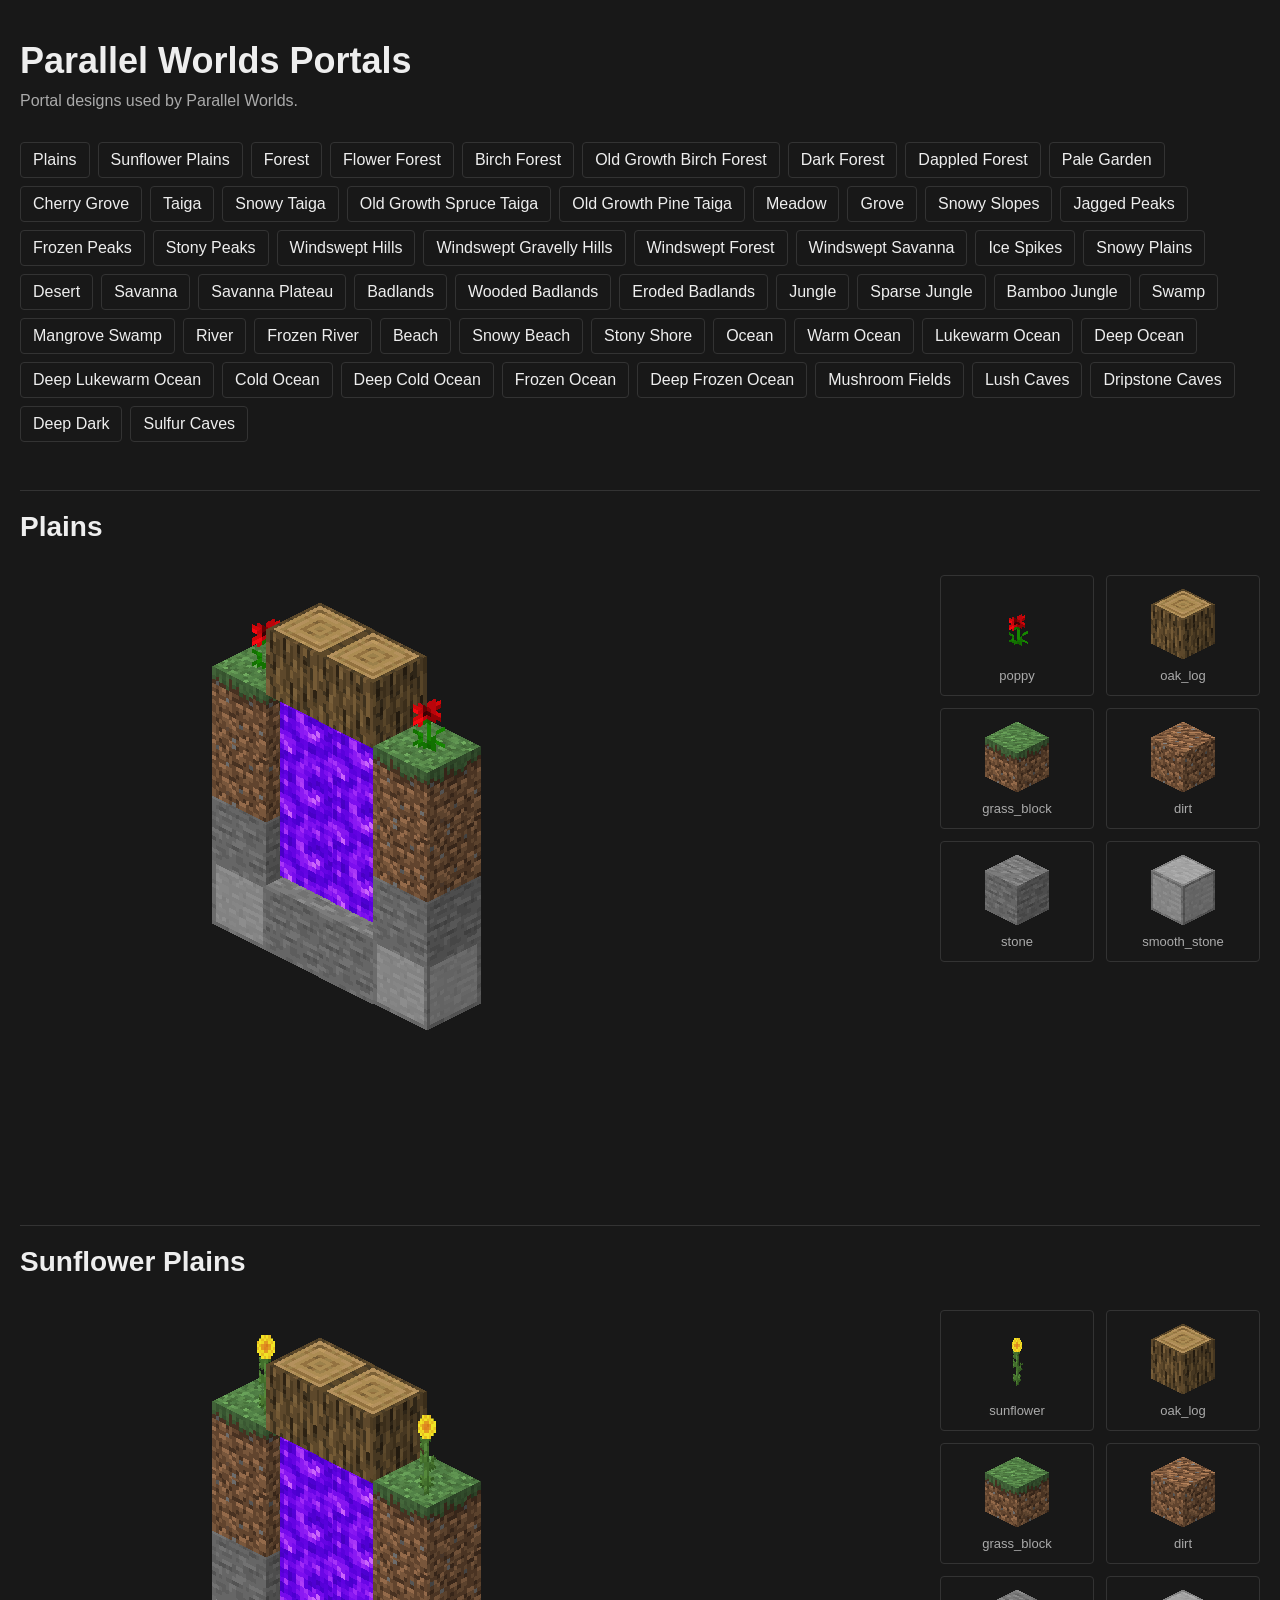
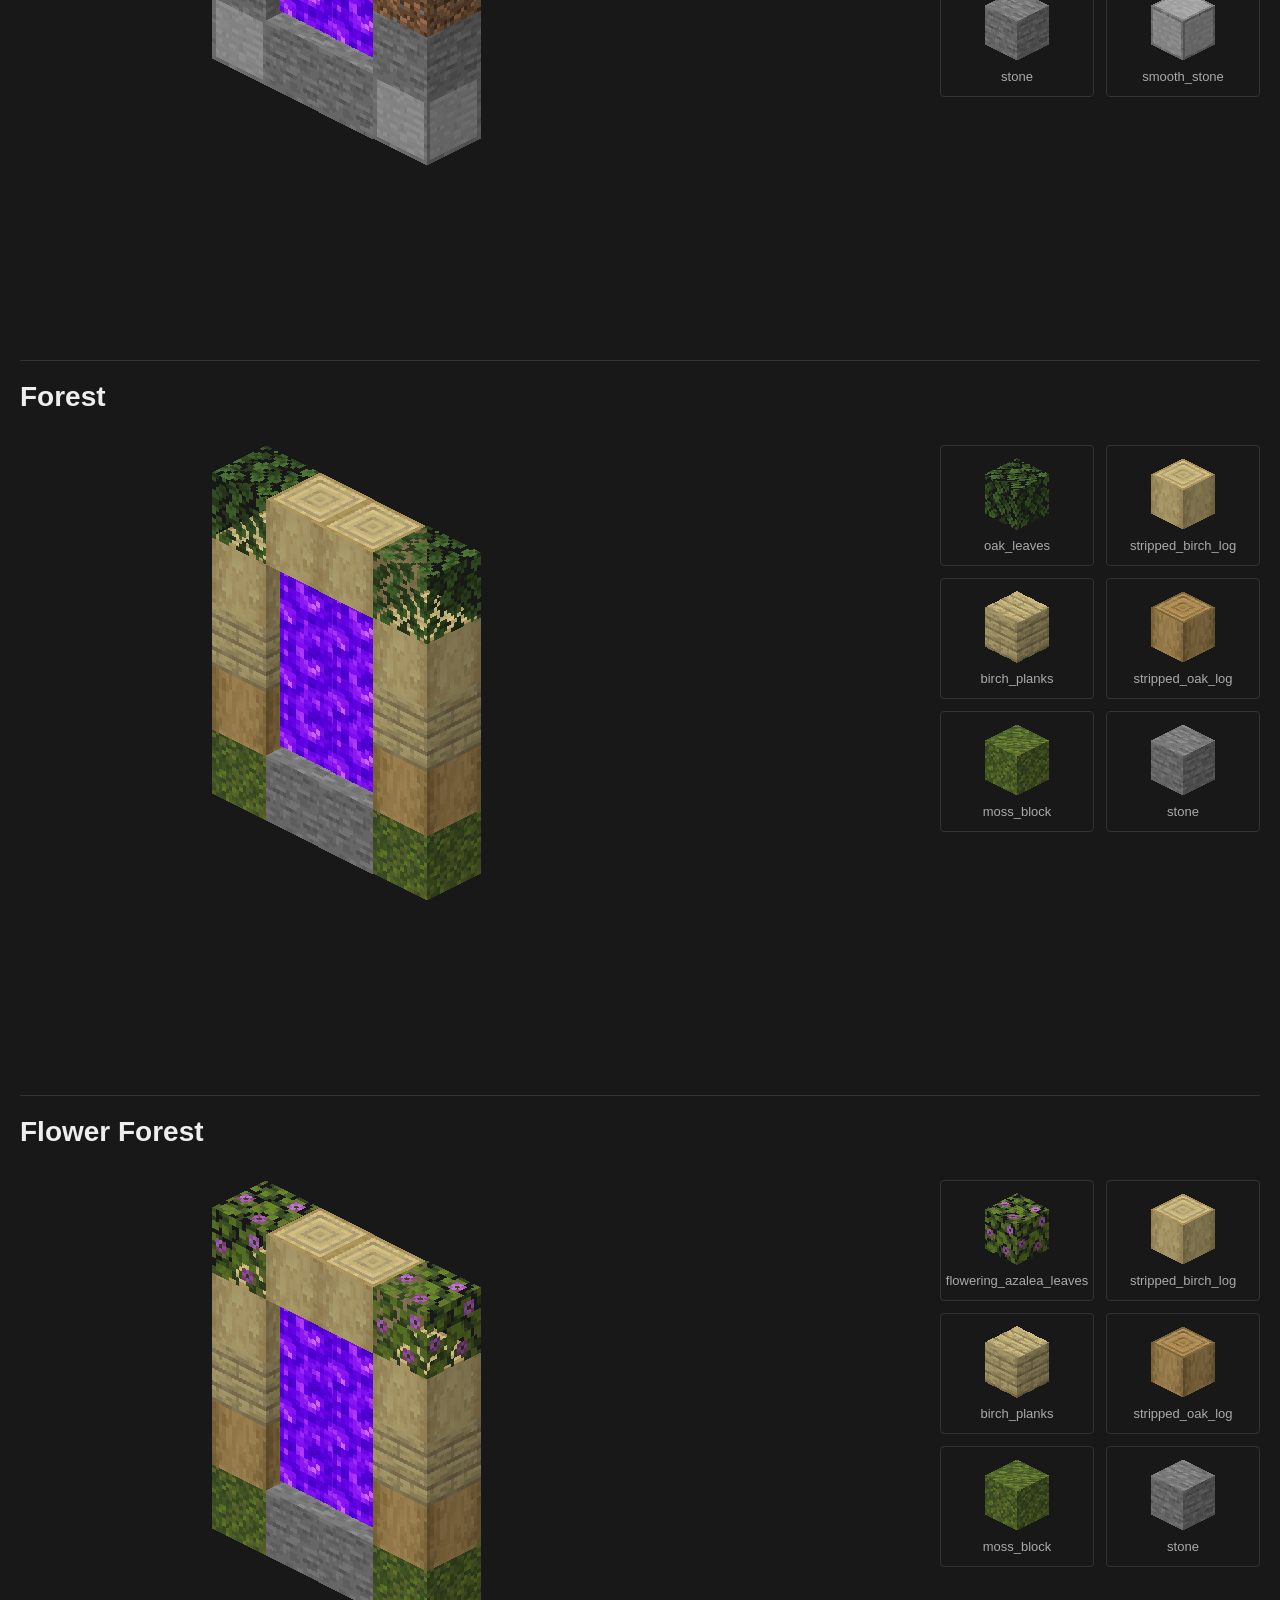
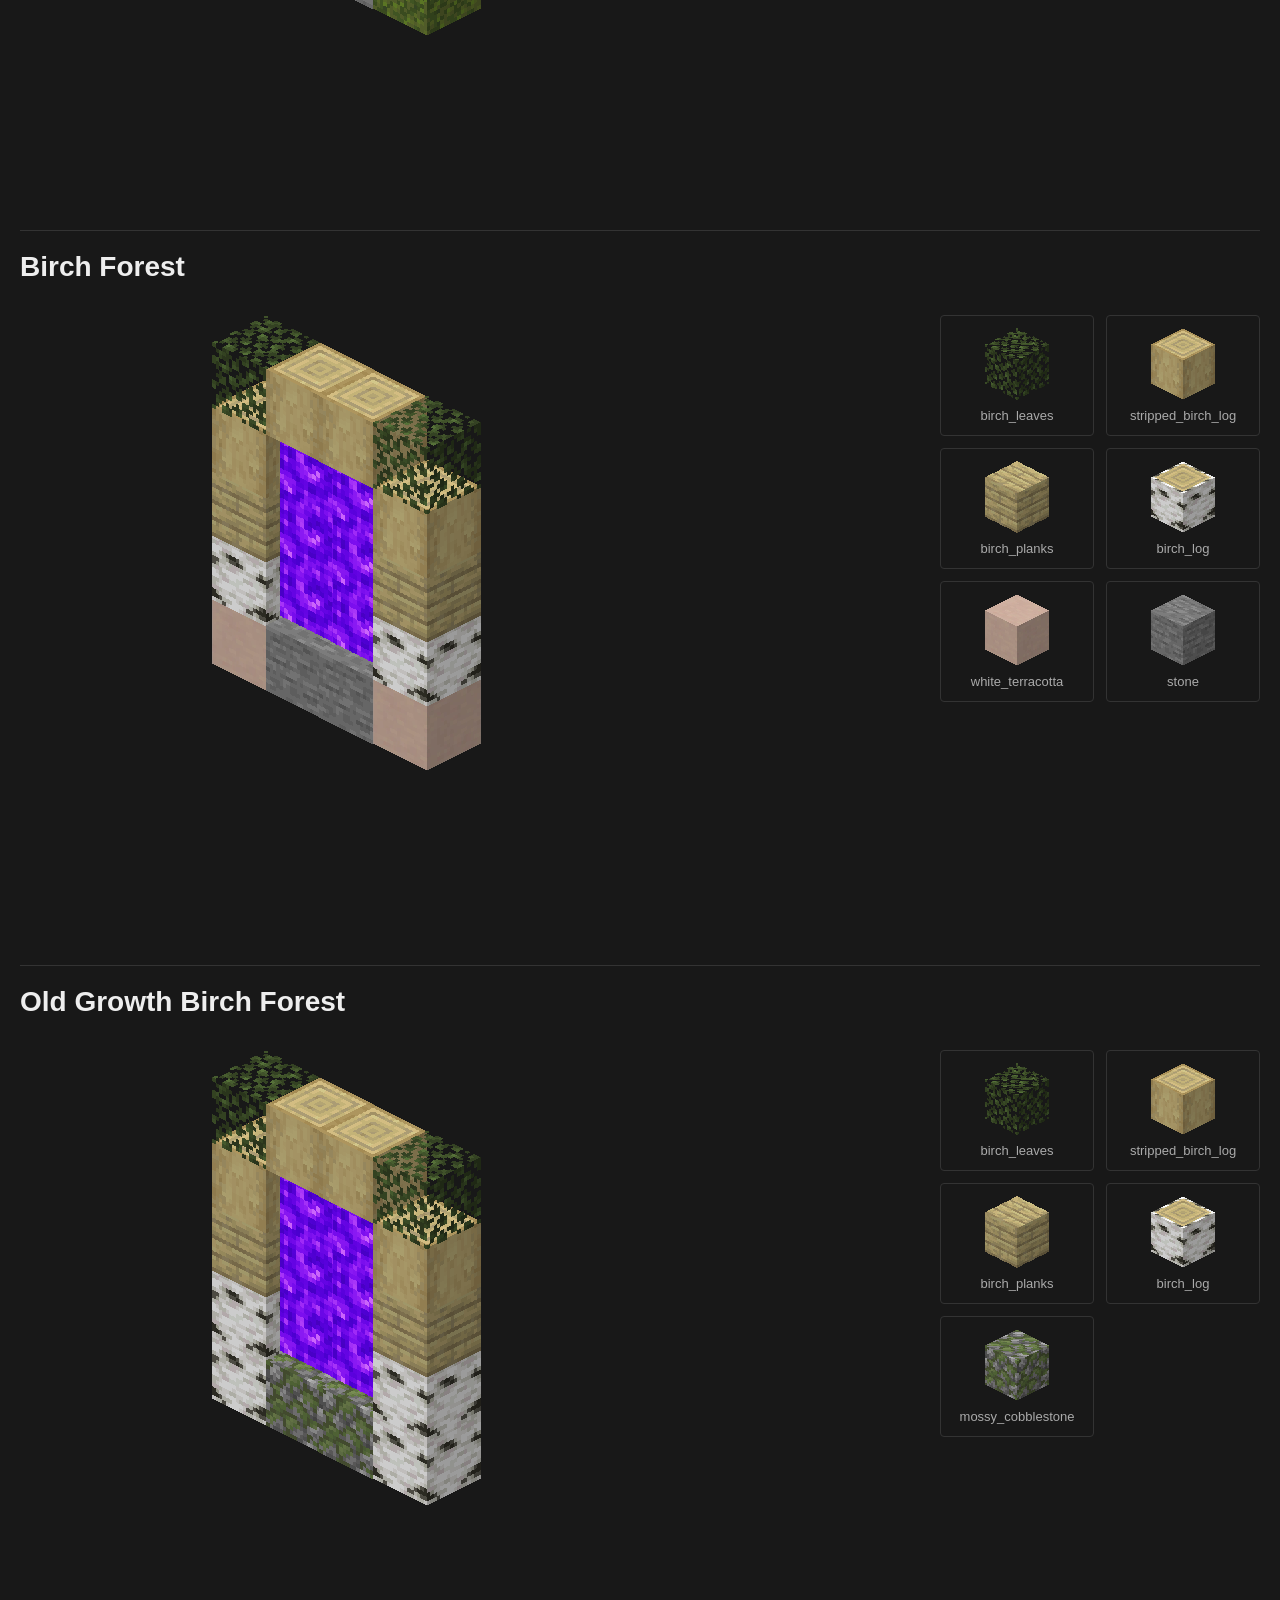
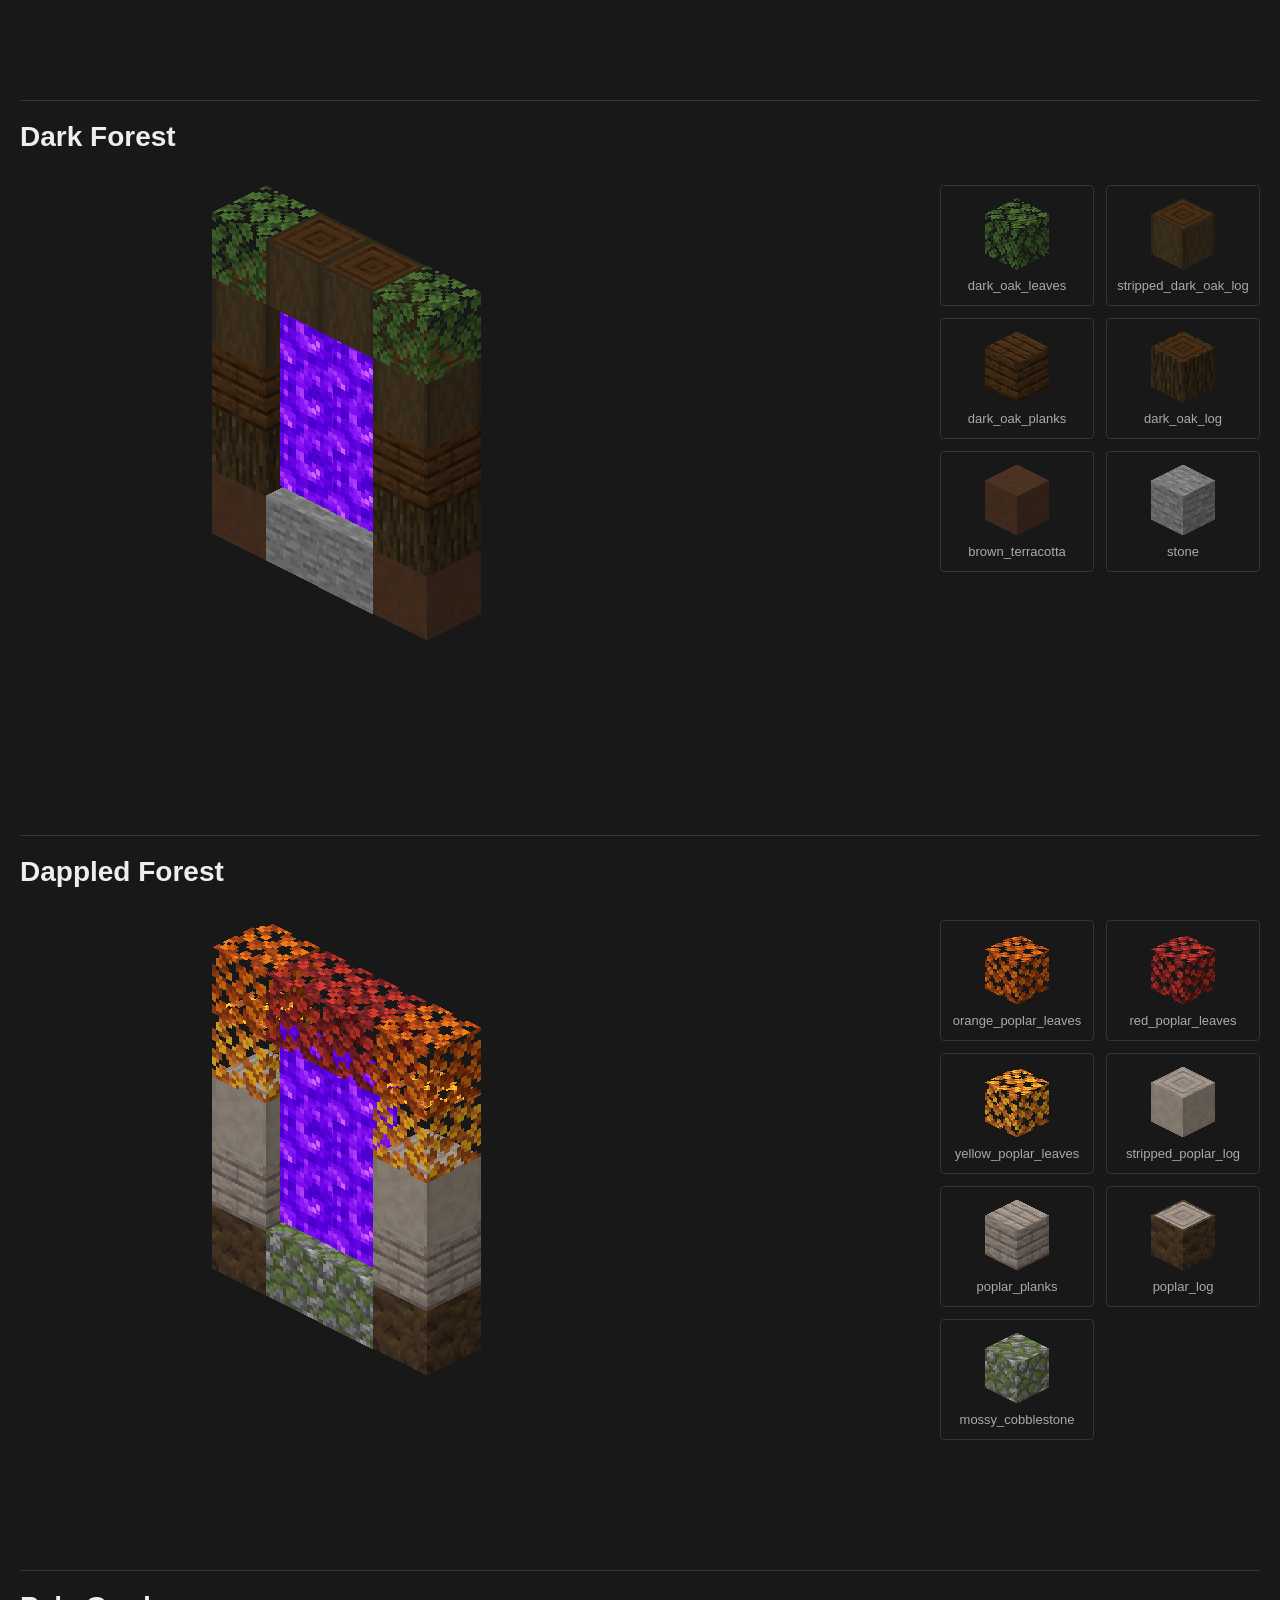
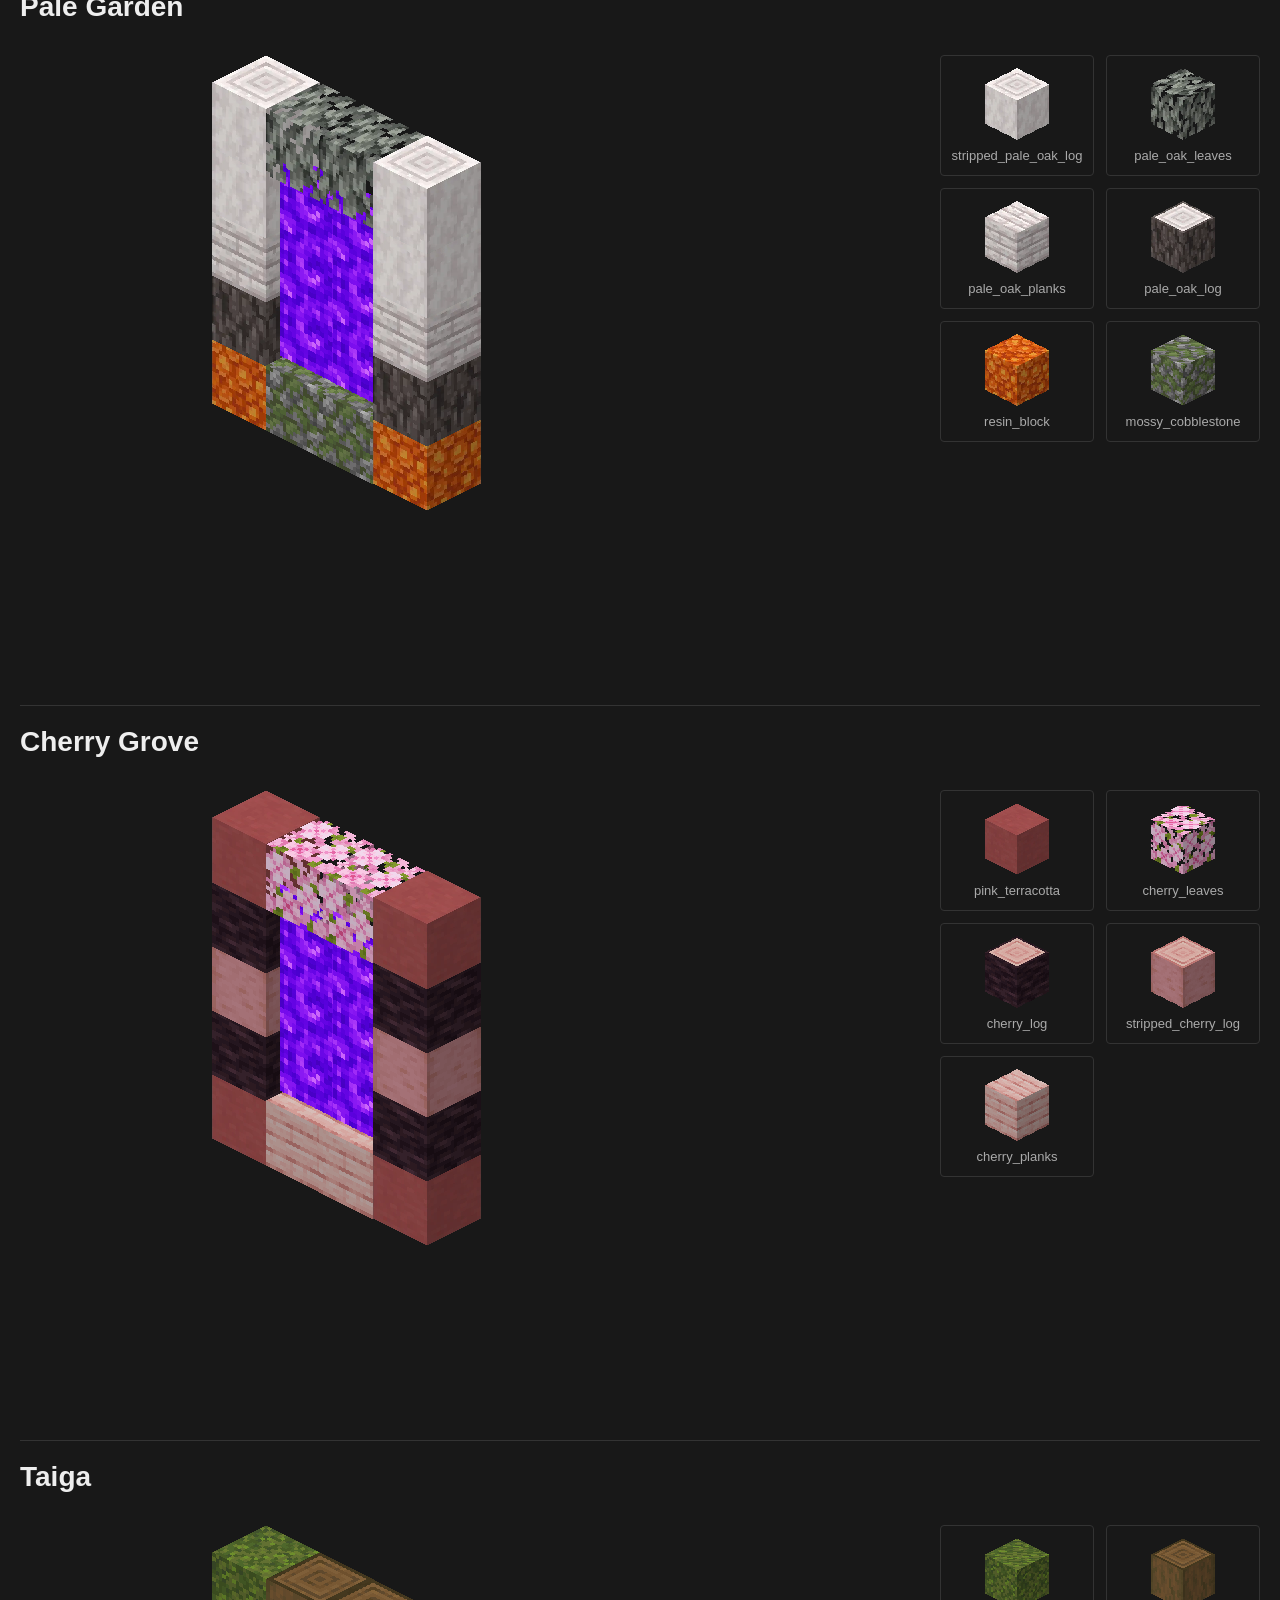
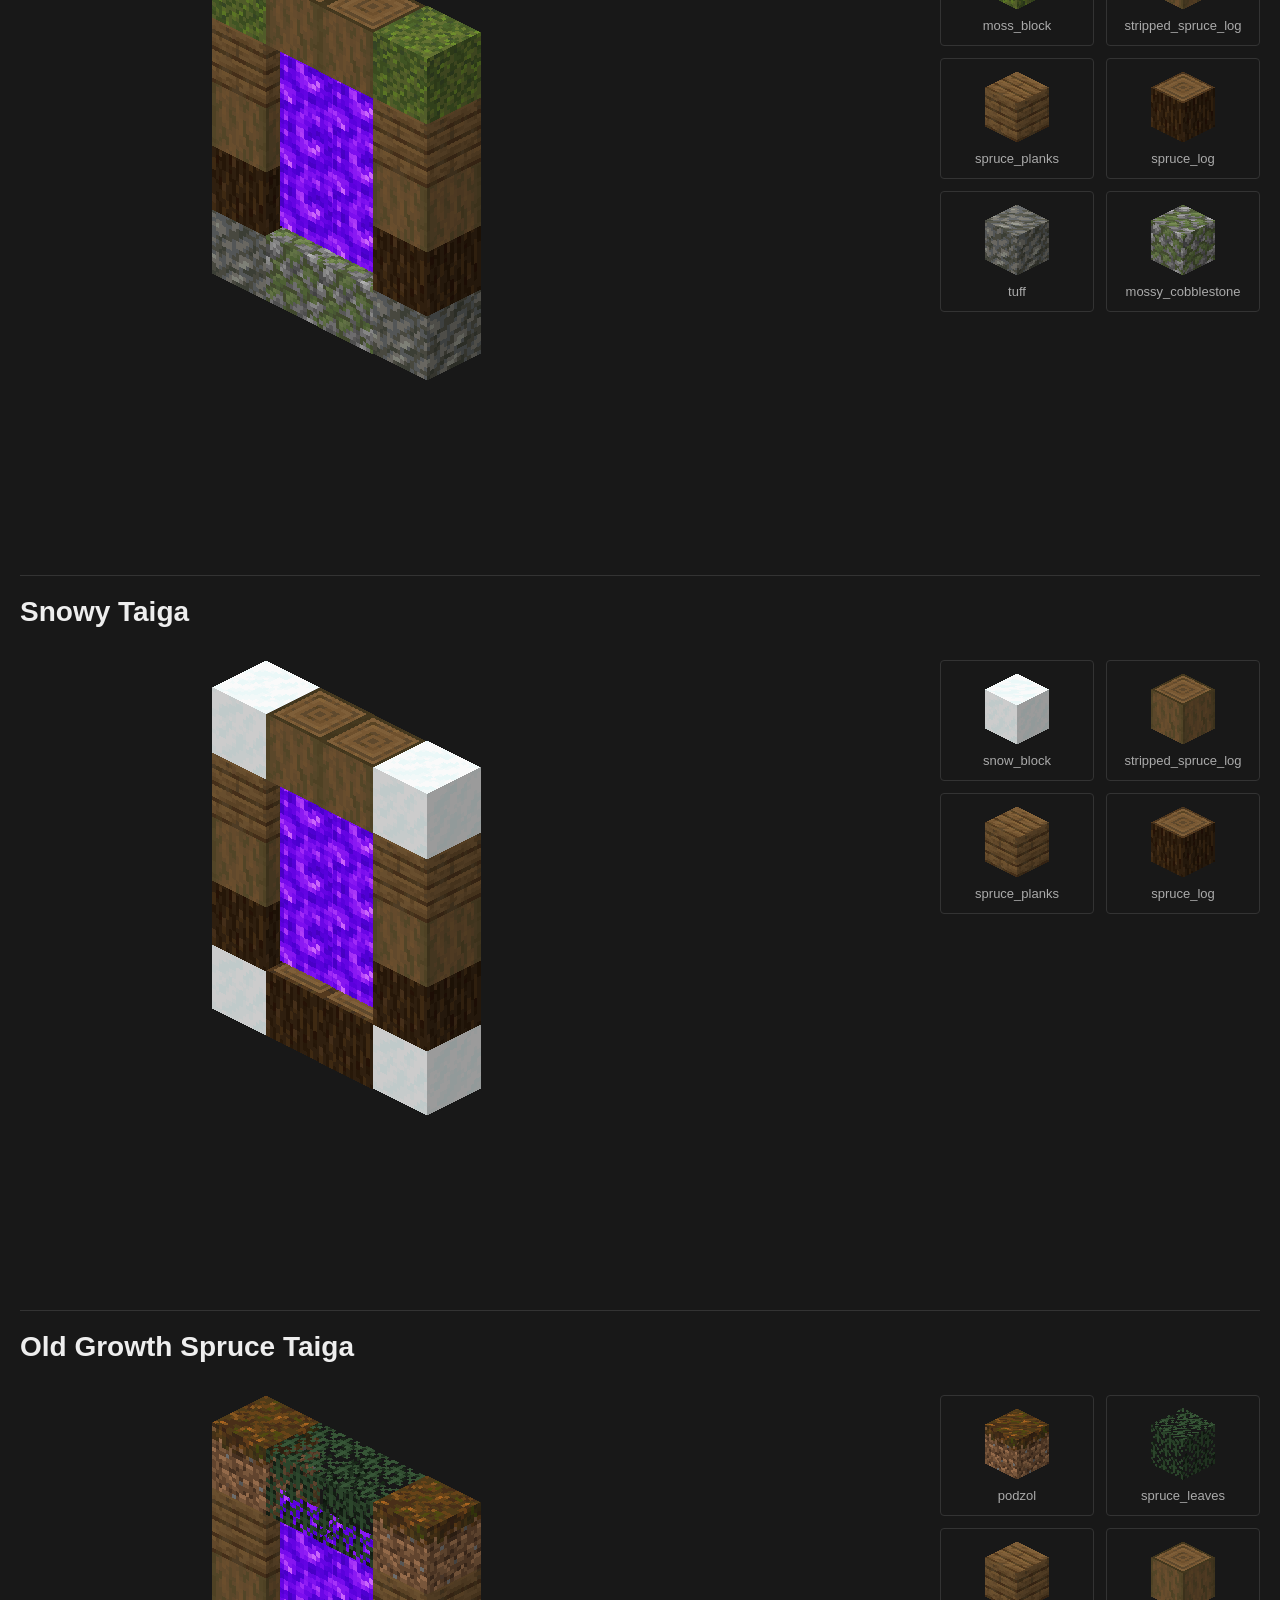
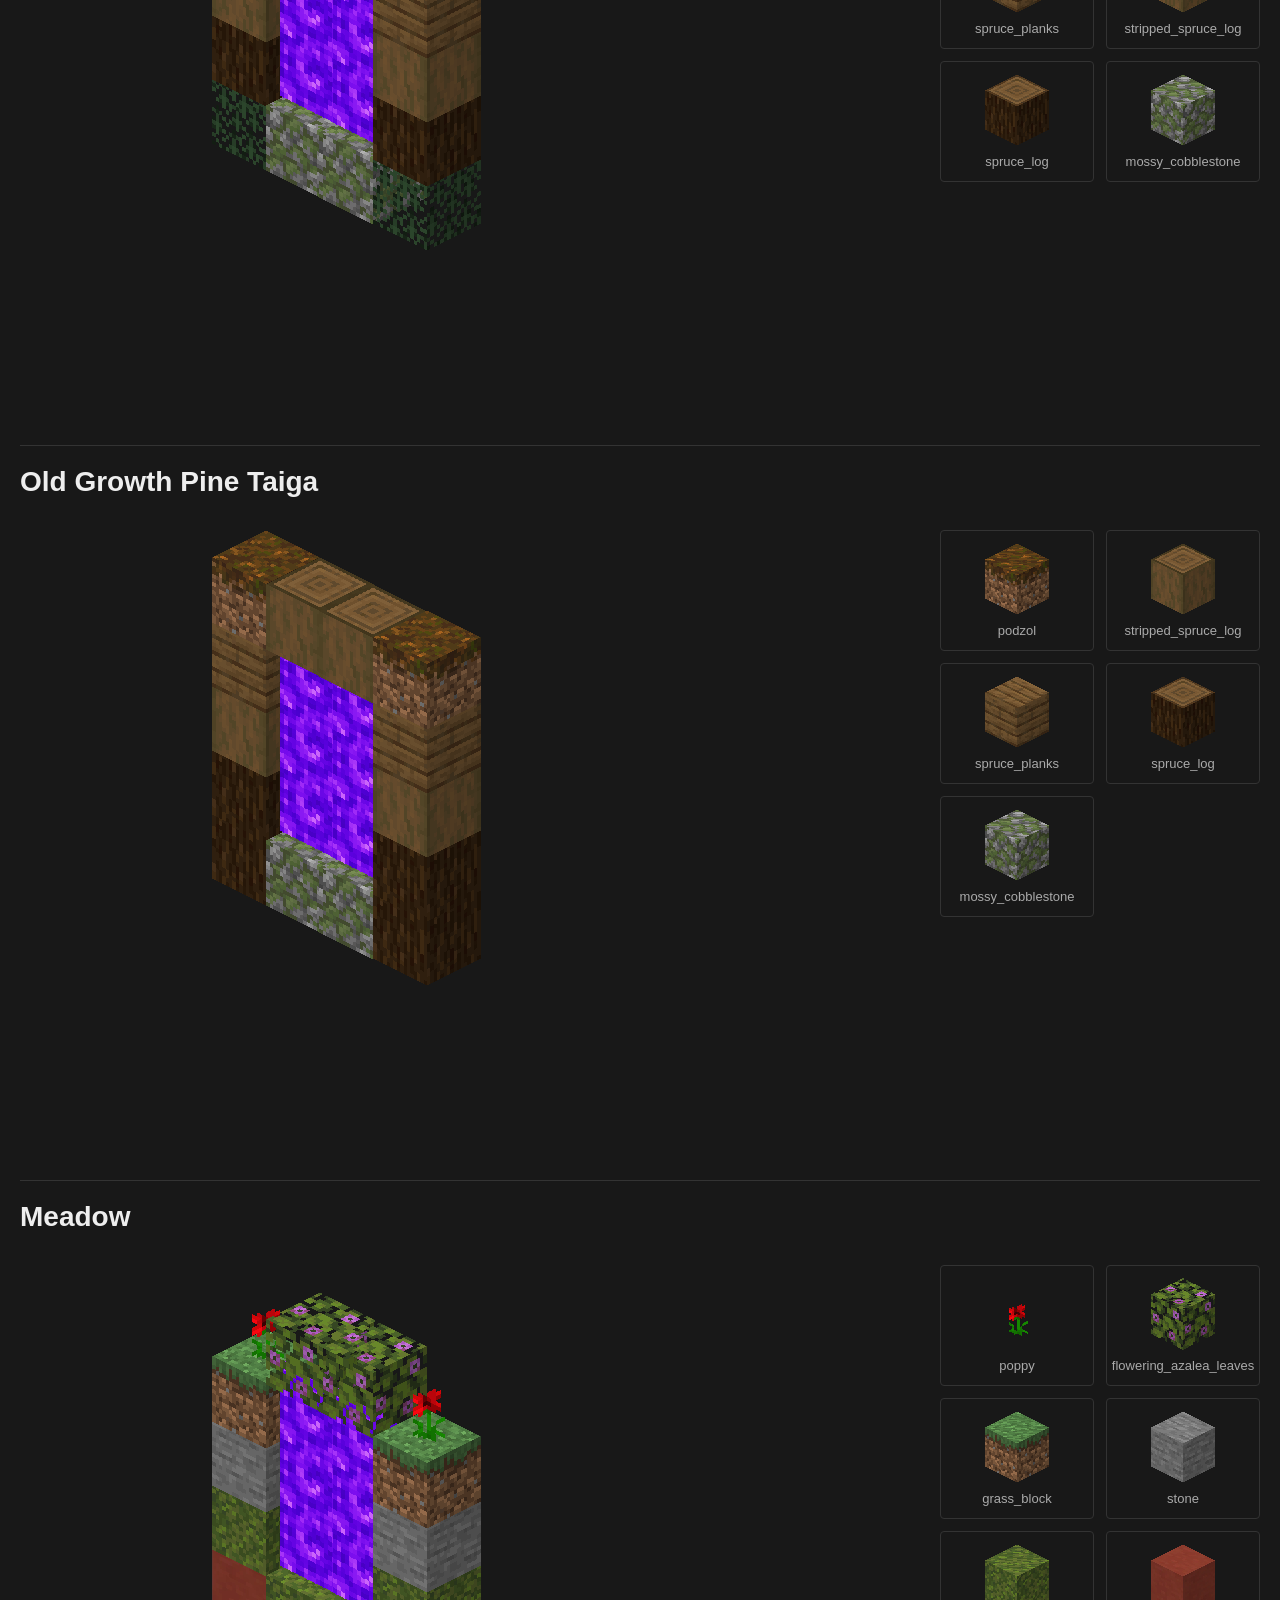
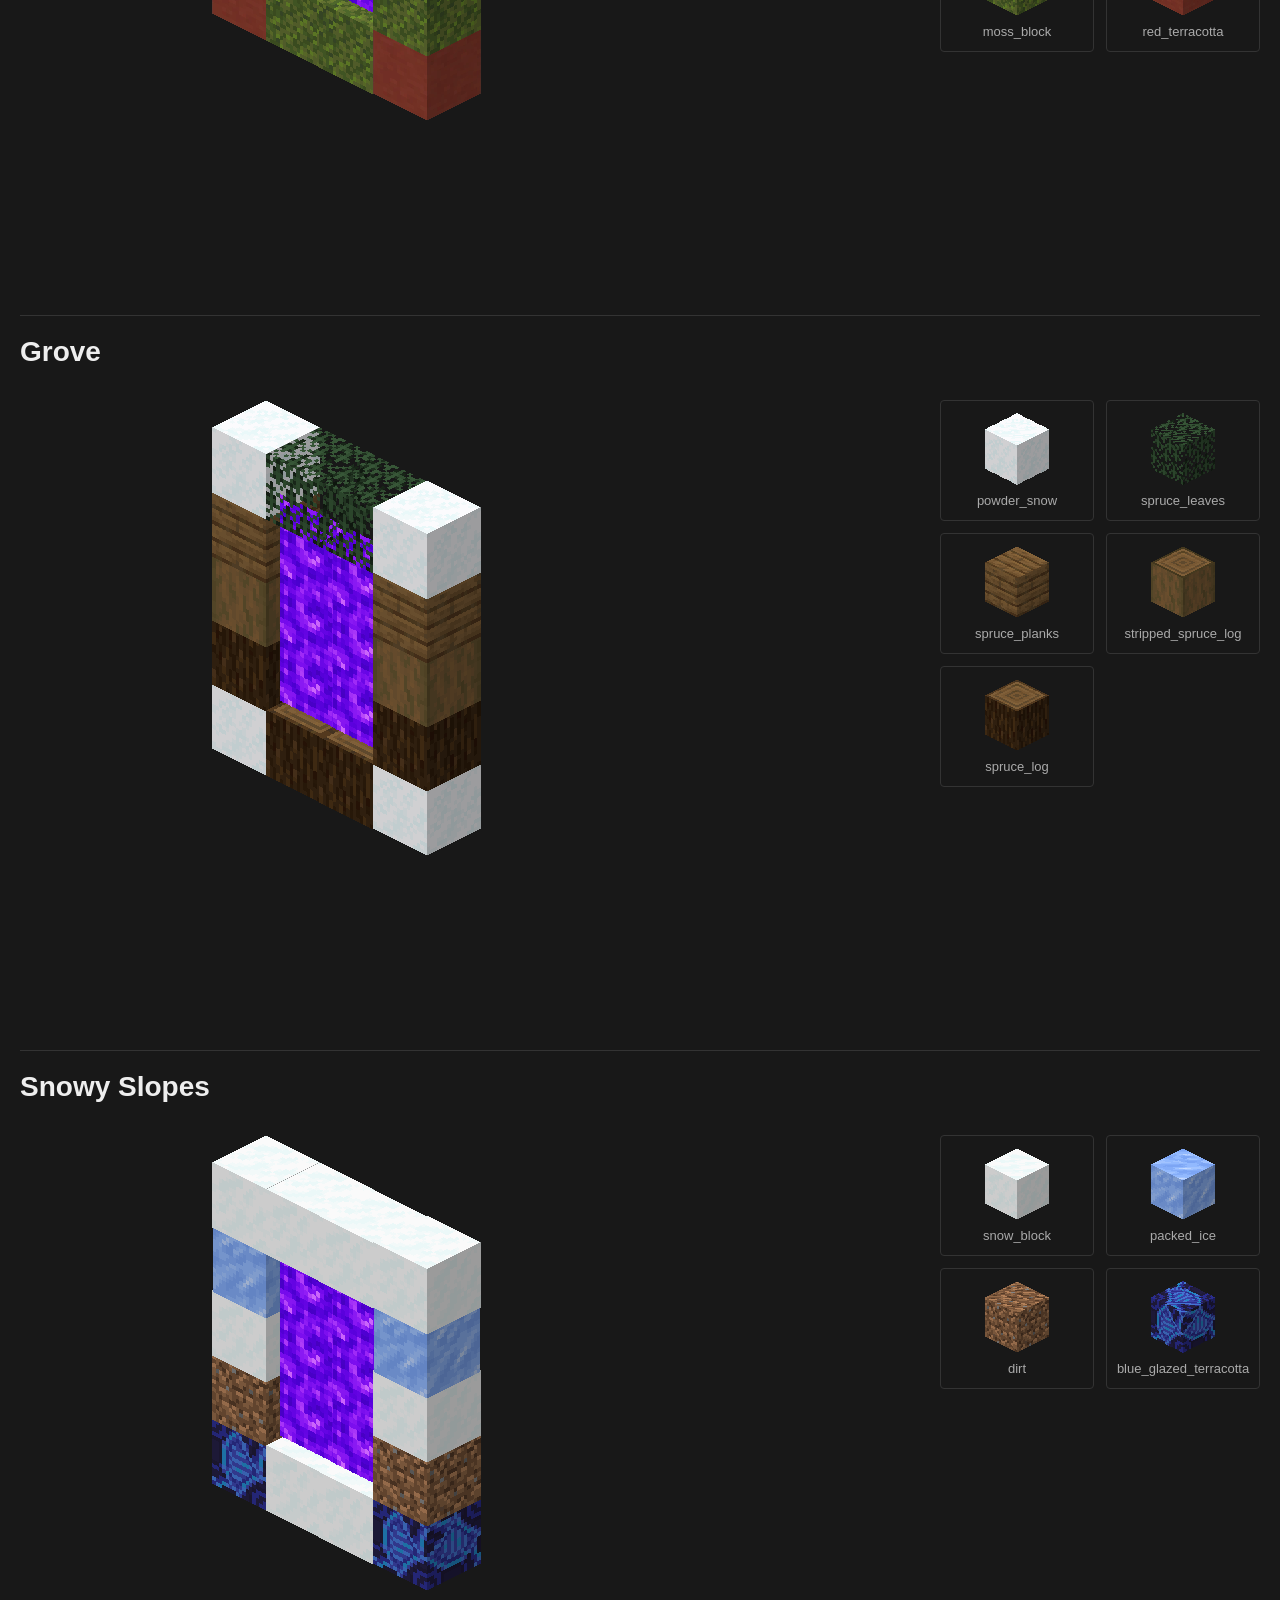
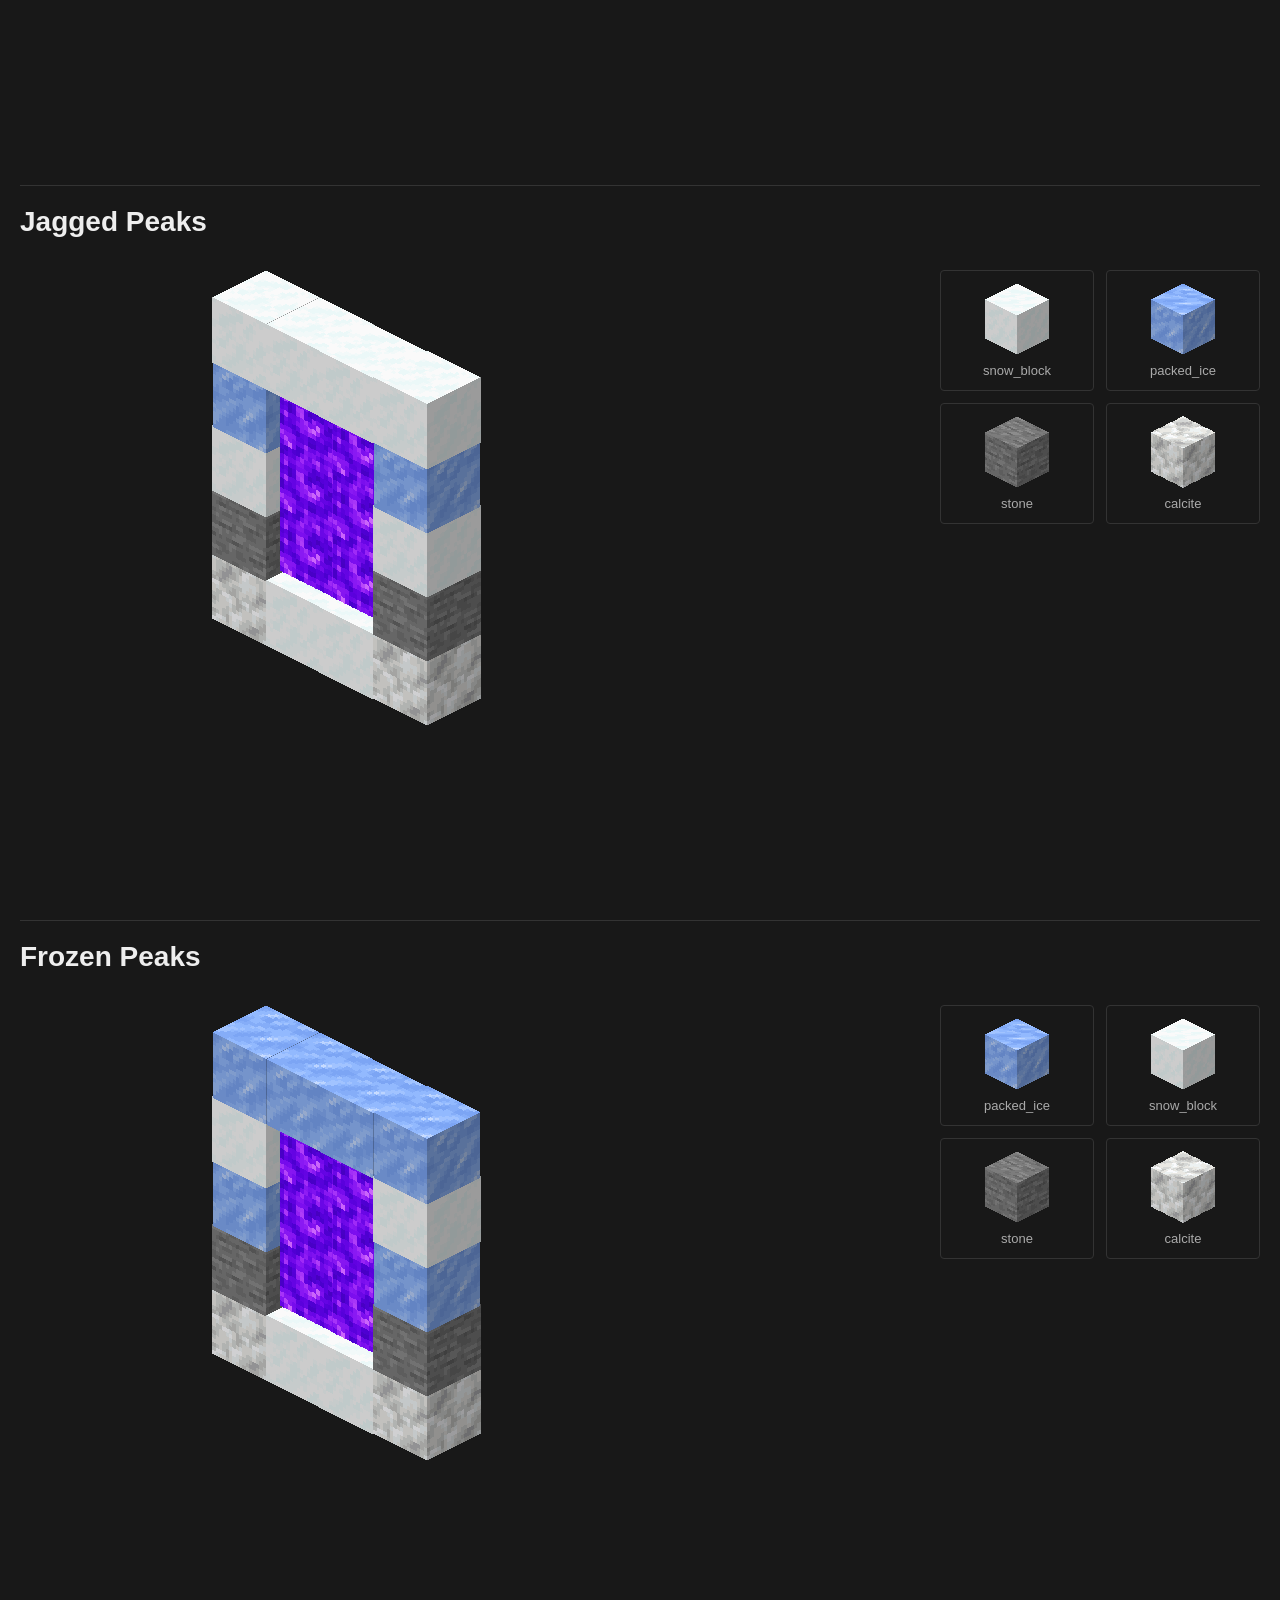
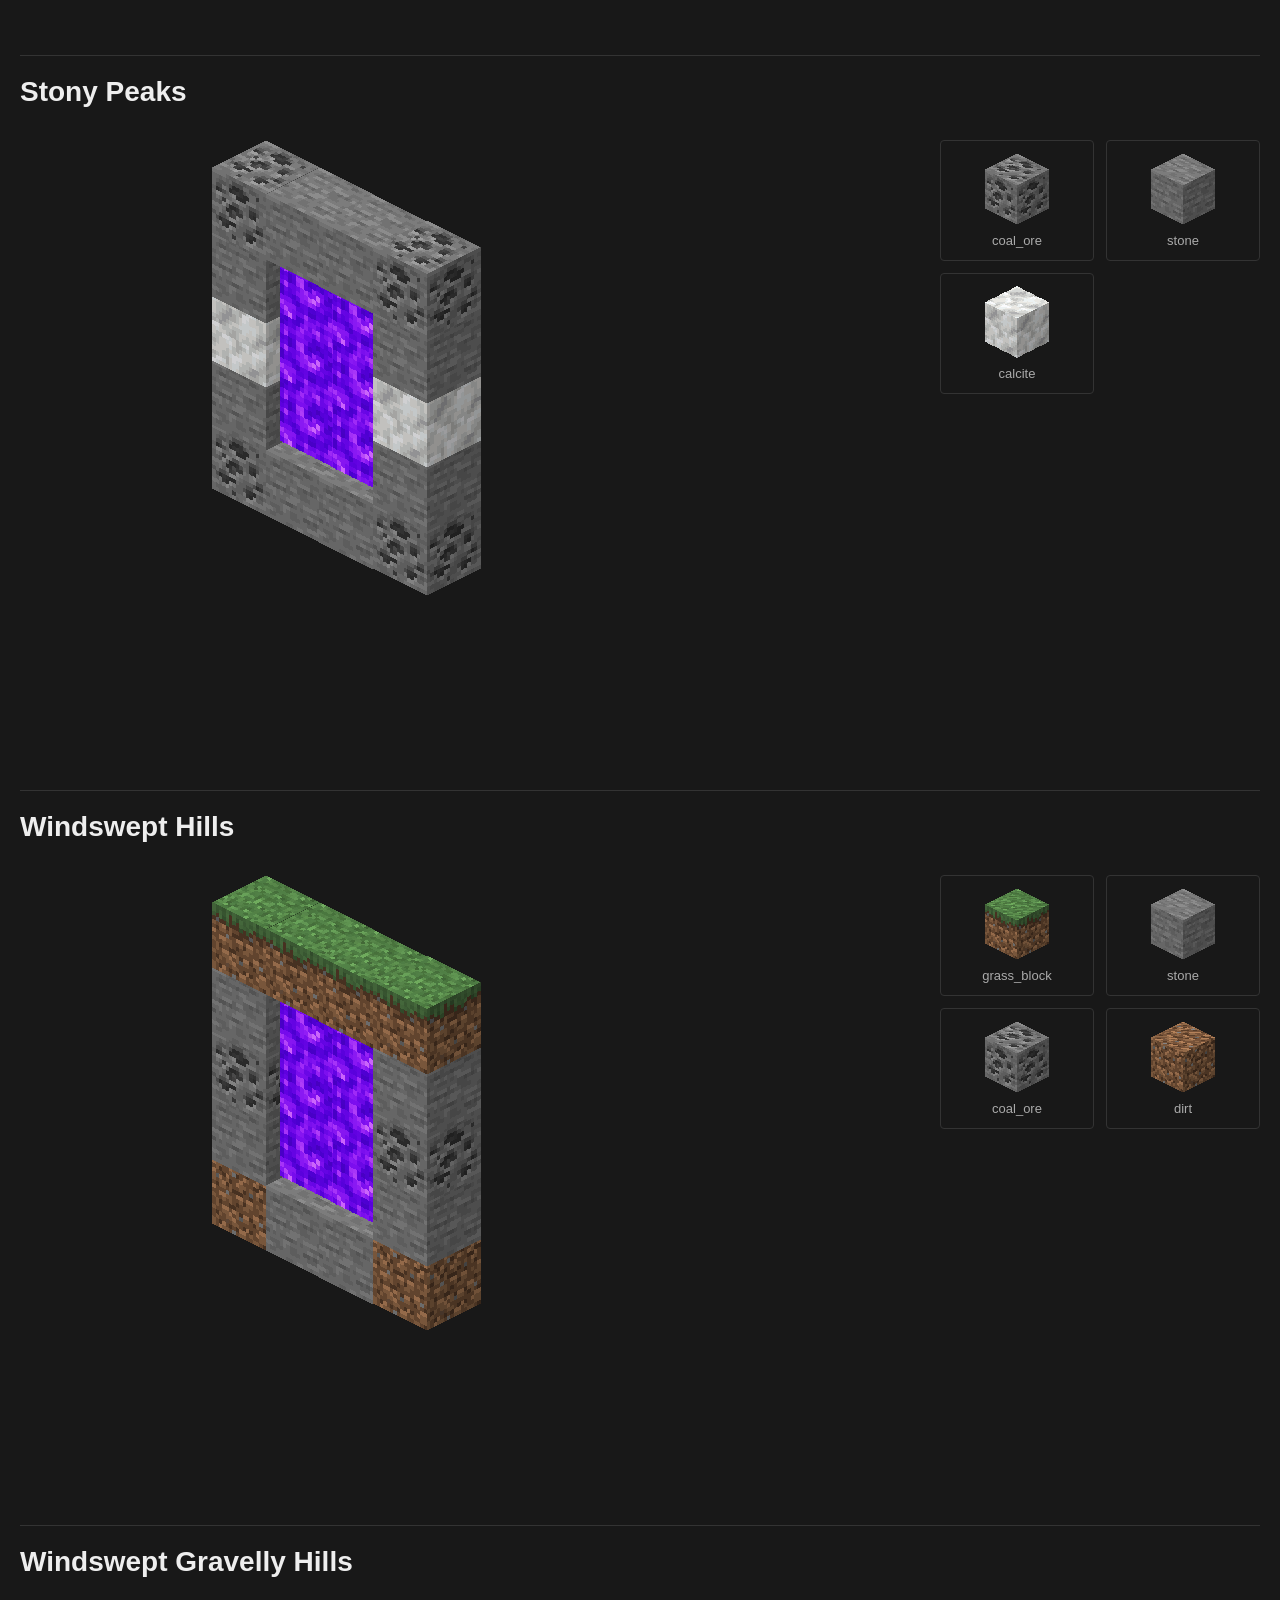
<file: docs/index.html>
<!DOCTYPE html>
<html lang="en">
<head>
<meta charset="UTF-8">
<meta name="viewport" content="width=device-width, initial-scale=1.0">
<title>Parallel Worlds Portals</title>
<link rel="stylesheet" href="portals.css">
</head>
<body>
<main>
<header class="page-header">
<h1>Parallel Worlds Portals</h1>
<p>Portal designs used by Parallel Worlds.</p>
</header>
<nav class="portal-navigation"><a href="#plains">Plains</a><a href="#sunflower_plains">Sunflower Plains</a><a href="#forest">Forest</a><a href="#flower_forest">Flower Forest</a><a href="#birch_forest">Birch Forest</a><a href="#old_growth_birch_forest">Old Growth Birch Forest</a><a href="#dark_forest">Dark Forest</a><a href="#dappled_forest">Dappled Forest</a><a href="#pale_garden">Pale Garden</a><a href="#cherry_grove">Cherry Grove</a><a href="#taiga">Taiga</a><a href="#snowy_taiga">Snowy Taiga</a><a href="#old_growth_spruce_taiga">Old Growth Spruce Taiga</a><a href="#old_growth_pine_taiga">Old Growth Pine Taiga</a><a href="#meadow">Meadow</a><a href="#grove">Grove</a><a href="#snowy_slopes">Snowy Slopes</a><a href="#jagged_peaks">Jagged Peaks</a><a href="#frozen_peaks">Frozen Peaks</a><a href="#stony_peaks">Stony Peaks</a><a href="#windswept_hills">Windswept Hills</a><a href="#windswept_gravelly_hills">Windswept Gravelly Hills</a><a href="#windswept_forest">Windswept Forest</a><a href="#windswept_savanna">Windswept Savanna</a><a href="#ice_spikes">Ice Spikes</a><a href="#snowy_plains">Snowy Plains</a><a href="#desert">Desert</a><a href="#savanna">Savanna</a><a href="#savanna_plateau">Savanna Plateau</a><a href="#badlands">Badlands</a><a href="#wooded_badlands">Wooded Badlands</a><a href="#eroded_badlands">Eroded Badlands</a><a href="#jungle">Jungle</a><a href="#sparse_jungle">Sparse Jungle</a><a href="#bamboo_jungle">Bamboo Jungle</a><a href="#swamp">Swamp</a><a href="#mangrove_swamp">Mangrove Swamp</a><a href="#river">River</a><a href="#frozen_river">Frozen River</a><a href="#beach">Beach</a><a href="#snowy_beach">Snowy Beach</a><a href="#stony_shore">Stony Shore</a><a href="#ocean">Ocean</a><a href="#warm_ocean">Warm Ocean</a><a href="#lukewarm_ocean">Lukewarm Ocean</a><a href="#deep_ocean">Deep Ocean</a><a href="#deep_lukewarm_ocean">Deep Lukewarm Ocean</a><a href="#cold_ocean">Cold Ocean</a><a href="#deep_cold_ocean">Deep Cold Ocean</a><a href="#frozen_ocean">Frozen Ocean</a><a href="#deep_frozen_ocean">Deep Frozen Ocean</a><a href="#mushroom_fields">Mushroom Fields</a><a href="#lush_caves">Lush Caves</a><a href="#dripstone_caves">Dripstone Caves</a><a href="#deep_dark">Deep Dark</a><a href="#sulfur_caves">Sulfur Caves</a></nav>
<div class="portals">
<section class="portal-section" id="plains"><h2>Plains</h2><div class="portal-content"><div class="portal-preview"><div class="portal-frame"><img class="portal-block position-11" src="portals/images/minecraft/SmoothStone.webp" alt="smooth_stone" loading="lazy"><img class="portal-block position-9" src="portals/images/minecraft/Stone.webp" alt="stone" loading="lazy"><img class="portal-block position-7" src="portals/images/minecraft/Dirt.webp" alt="dirt" loading="lazy"><img class="portal-block position-5" src="portals/images/minecraft/GrassBlock.webp" alt="grass_block" loading="lazy"><img class="portal-block position-1" src="portals/images/minecraft/Poppy.webp" alt="poppy" loading="lazy"><img class="portal-block position-12" src="portals/images/minecraft/Stone.webp" alt="stone" loading="lazy"><img class="portal-block portal-interior position-19" src="portals/images/minecraft/NetherPortal.webp" alt="nether_portal" loading="lazy"><img class="portal-block portal-interior position-17" src="portals/images/minecraft/NetherPortal.webp" alt="nether_portal" loading="lazy"><img class="portal-block portal-interior position-15" src="portals/images/minecraft/NetherPortal.webp" alt="nether_portal" loading="lazy"><img class="portal-block position-2" src="portals/images/minecraft/OakLog.webp" alt="oak_log" loading="lazy"><img class="portal-block position-13" src="portals/images/minecraft/Stone.webp" alt="stone" loading="lazy"><img class="portal-block portal-interior position-20" src="portals/images/minecraft/NetherPortal.webp" alt="nether_portal" loading="lazy"><img class="portal-block portal-interior position-18" src="portals/images/minecraft/NetherPortal.webp" alt="nether_portal" loading="lazy"><img class="portal-block portal-interior position-16" src="portals/images/minecraft/NetherPortal.webp" alt="nether_portal" loading="lazy"><img class="portal-block position-3" src="portals/images/minecraft/OakLog.webp" alt="oak_log" loading="lazy"><img class="portal-block position-14" src="portals/images/minecraft/SmoothStone.webp" alt="smooth_stone" loading="lazy"><img class="portal-block position-10" src="portals/images/minecraft/Stone.webp" alt="stone" loading="lazy"><img class="portal-block position-8" src="portals/images/minecraft/Dirt.webp" alt="dirt" loading="lazy"><img class="portal-block position-6" src="portals/images/minecraft/GrassBlock.webp" alt="grass_block" loading="lazy"><img class="portal-block position-4" src="portals/images/minecraft/Poppy.webp" alt="poppy" loading="lazy"></div></div><div class="blocks-used"><div class="block-card"><img src="portals/images/minecraft/Poppy.webp" alt="poppy" loading="lazy"><span>poppy</span></div><div class="block-card"><img src="portals/images/minecraft/OakLog.webp" alt="oak_log" loading="lazy"><span>oak_log</span></div><div class="block-card"><img src="portals/images/minecraft/GrassBlock.webp" alt="grass_block" loading="lazy"><span>grass_block</span></div><div class="block-card"><img src="portals/images/minecraft/Dirt.webp" alt="dirt" loading="lazy"><span>dirt</span></div><div class="block-card"><img src="portals/images/minecraft/Stone.webp" alt="stone" loading="lazy"><span>stone</span></div><div class="block-card"><img src="portals/images/minecraft/SmoothStone.webp" alt="smooth_stone" loading="lazy"><span>smooth_stone</span></div></div></div></section><section class="portal-section" id="sunflower_plains"><h2>Sunflower Plains</h2><div class="portal-content"><div class="portal-preview"><div class="portal-frame"><img class="portal-block position-11" src="portals/images/minecraft/SmoothStone.webp" alt="smooth_stone" loading="lazy"><img class="portal-block position-9" src="portals/images/minecraft/Stone.webp" alt="stone" loading="lazy"><img class="portal-block position-7" src="portals/images/minecraft/Dirt.webp" alt="dirt" loading="lazy"><img class="portal-block position-5" src="portals/images/minecraft/GrassBlock.webp" alt="grass_block" loading="lazy"><img class="portal-block position-1" src="portals/images/minecraft/Sunflower.webp" alt="sunflower" loading="lazy"><img class="portal-block position-12" src="portals/images/minecraft/Stone.webp" alt="stone" loading="lazy"><img class="portal-block portal-interior position-19" src="portals/images/minecraft/NetherPortal.webp" alt="nether_portal" loading="lazy"><img class="portal-block portal-interior position-17" src="portals/images/minecraft/NetherPortal.webp" alt="nether_portal" loading="lazy"><img class="portal-block portal-interior position-15" src="portals/images/minecraft/NetherPortal.webp" alt="nether_portal" loading="lazy"><img class="portal-block position-2" src="portals/images/minecraft/OakLog.webp" alt="oak_log" loading="lazy"><img class="portal-block position-13" src="portals/images/minecraft/Stone.webp" alt="stone" loading="lazy"><img class="portal-block portal-interior position-20" src="portals/images/minecraft/NetherPortal.webp" alt="nether_portal" loading="lazy"><img class="portal-block portal-interior position-18" src="portals/images/minecraft/NetherPortal.webp" alt="nether_portal" loading="lazy"><img class="portal-block portal-interior position-16" src="portals/images/minecraft/NetherPortal.webp" alt="nether_portal" loading="lazy"><img class="portal-block position-3" src="portals/images/minecraft/OakLog.webp" alt="oak_log" loading="lazy"><img class="portal-block position-14" src="portals/images/minecraft/SmoothStone.webp" alt="smooth_stone" loading="lazy"><img class="portal-block position-10" src="portals/images/minecraft/Stone.webp" alt="stone" loading="lazy"><img class="portal-block position-8" src="portals/images/minecraft/Dirt.webp" alt="dirt" loading="lazy"><img class="portal-block position-6" src="portals/images/minecraft/GrassBlock.webp" alt="grass_block" loading="lazy"><img class="portal-block position-4" src="portals/images/minecraft/Sunflower.webp" alt="sunflower" loading="lazy"></div></div><div class="blocks-used"><div class="block-card"><img src="portals/images/minecraft/Sunflower.webp" alt="sunflower" loading="lazy"><span>sunflower</span></div><div class="block-card"><img src="portals/images/minecraft/OakLog.webp" alt="oak_log" loading="lazy"><span>oak_log</span></div><div class="block-card"><img src="portals/images/minecraft/GrassBlock.webp" alt="grass_block" loading="lazy"><span>grass_block</span></div><div class="block-card"><img src="portals/images/minecraft/Dirt.webp" alt="dirt" loading="lazy"><span>dirt</span></div><div class="block-card"><img src="portals/images/minecraft/Stone.webp" alt="stone" loading="lazy"><span>stone</span></div><div class="block-card"><img src="portals/images/minecraft/SmoothStone.webp" alt="smooth_stone" loading="lazy"><span>smooth_stone</span></div></div></div></section><section class="portal-section" id="forest"><h2>Forest</h2><div class="portal-content"><div class="portal-preview"><div class="portal-frame"><img class="portal-block position-11" src="portals/images/minecraft/MossBlock.webp" alt="moss_block" loading="lazy"><img class="portal-block position-9" src="portals/images/minecraft/StrippedOakLog.webp" alt="stripped_oak_log" loading="lazy"><img class="portal-block position-7" src="portals/images/minecraft/BirchPlanks.webp" alt="birch_planks" loading="lazy"><img class="portal-block position-5" src="portals/images/minecraft/StrippedBirchLog.webp" alt="stripped_birch_log" loading="lazy"><img class="portal-block position-1" src="portals/images/minecraft/OakLeaves.webp" alt="oak_leaves" loading="lazy"><img class="portal-block position-12" src="portals/images/minecraft/Stone.webp" alt="stone" loading="lazy"><img class="portal-block portal-interior position-19" src="portals/images/minecraft/NetherPortal.webp" alt="nether_portal" loading="lazy"><img class="portal-block portal-interior position-17" src="portals/images/minecraft/NetherPortal.webp" alt="nether_portal" loading="lazy"><img class="portal-block portal-interior position-15" src="portals/images/minecraft/NetherPortal.webp" alt="nether_portal" loading="lazy"><img class="portal-block position-2" src="portals/images/minecraft/StrippedBirchLog.webp" alt="stripped_birch_log" loading="lazy"><img class="portal-block position-13" src="portals/images/minecraft/Stone.webp" alt="stone" loading="lazy"><img class="portal-block portal-interior position-20" src="portals/images/minecraft/NetherPortal.webp" alt="nether_portal" loading="lazy"><img class="portal-block portal-interior position-18" src="portals/images/minecraft/NetherPortal.webp" alt="nether_portal" loading="lazy"><img class="portal-block portal-interior position-16" src="portals/images/minecraft/NetherPortal.webp" alt="nether_portal" loading="lazy"><img class="portal-block position-3" src="portals/images/minecraft/StrippedBirchLog.webp" alt="stripped_birch_log" loading="lazy"><img class="portal-block position-14" src="portals/images/minecraft/MossBlock.webp" alt="moss_block" loading="lazy"><img class="portal-block position-10" src="portals/images/minecraft/StrippedOakLog.webp" alt="stripped_oak_log" loading="lazy"><img class="portal-block position-8" src="portals/images/minecraft/BirchPlanks.webp" alt="birch_planks" loading="lazy"><img class="portal-block position-6" src="portals/images/minecraft/StrippedBirchLog.webp" alt="stripped_birch_log" loading="lazy"><img class="portal-block position-4" src="portals/images/minecraft/OakLeaves.webp" alt="oak_leaves" loading="lazy"></div></div><div class="blocks-used"><div class="block-card"><img src="portals/images/minecraft/OakLeaves.webp" alt="oak_leaves" loading="lazy"><span>oak_leaves</span></div><div class="block-card"><img src="portals/images/minecraft/StrippedBirchLog.webp" alt="stripped_birch_log" loading="lazy"><span>stripped_birch_log</span></div><div class="block-card"><img src="portals/images/minecraft/BirchPlanks.webp" alt="birch_planks" loading="lazy"><span>birch_planks</span></div><div class="block-card"><img src="portals/images/minecraft/StrippedOakLog.webp" alt="stripped_oak_log" loading="lazy"><span>stripped_oak_log</span></div><div class="block-card"><img src="portals/images/minecraft/MossBlock.webp" alt="moss_block" loading="lazy"><span>moss_block</span></div><div class="block-card"><img src="portals/images/minecraft/Stone.webp" alt="stone" loading="lazy"><span>stone</span></div></div></div></section><section class="portal-section" id="flower_forest"><h2>Flower Forest</h2><div class="portal-content"><div class="portal-preview"><div class="portal-frame"><img class="portal-block position-11" src="portals/images/minecraft/MossBlock.webp" alt="moss_block" loading="lazy"><img class="portal-block position-9" src="portals/images/minecraft/StrippedOakLog.webp" alt="stripped_oak_log" loading="lazy"><img class="portal-block position-7" src="portals/images/minecraft/BirchPlanks.webp" alt="birch_planks" loading="lazy"><img class="portal-block position-5" src="portals/images/minecraft/StrippedBirchLog.webp" alt="stripped_birch_log" loading="lazy"><img class="portal-block position-1" src="portals/images/minecraft/FloweringAzaleaLeaves.webp" alt="flowering_azalea_leaves" loading="lazy"><img class="portal-block position-12" src="portals/images/minecraft/Stone.webp" alt="stone" loading="lazy"><img class="portal-block portal-interior position-19" src="portals/images/minecraft/NetherPortal.webp" alt="nether_portal" loading="lazy"><img class="portal-block portal-interior position-17" src="portals/images/minecraft/NetherPortal.webp" alt="nether_portal" loading="lazy"><img class="portal-block portal-interior position-15" src="portals/images/minecraft/NetherPortal.webp" alt="nether_portal" loading="lazy"><img class="portal-block position-2" src="portals/images/minecraft/StrippedBirchLog.webp" alt="stripped_birch_log" loading="lazy"><img class="portal-block position-13" src="portals/images/minecraft/Stone.webp" alt="stone" loading="lazy"><img class="portal-block portal-interior position-20" src="portals/images/minecraft/NetherPortal.webp" alt="nether_portal" loading="lazy"><img class="portal-block portal-interior position-18" src="portals/images/minecraft/NetherPortal.webp" alt="nether_portal" loading="lazy"><img class="portal-block portal-interior position-16" src="portals/images/minecraft/NetherPortal.webp" alt="nether_portal" loading="lazy"><img class="portal-block position-3" src="portals/images/minecraft/StrippedBirchLog.webp" alt="stripped_birch_log" loading="lazy"><img class="portal-block position-14" src="portals/images/minecraft/MossBlock.webp" alt="moss_block" loading="lazy"><img class="portal-block position-10" src="portals/images/minecraft/StrippedOakLog.webp" alt="stripped_oak_log" loading="lazy"><img class="portal-block position-8" src="portals/images/minecraft/BirchPlanks.webp" alt="birch_planks" loading="lazy"><img class="portal-block position-6" src="portals/images/minecraft/StrippedBirchLog.webp" alt="stripped_birch_log" loading="lazy"><img class="portal-block position-4" src="portals/images/minecraft/FloweringAzaleaLeaves.webp" alt="flowering_azalea_leaves" loading="lazy"></div></div><div class="blocks-used"><div class="block-card"><img src="portals/images/minecraft/FloweringAzaleaLeaves.webp" alt="flowering_azalea_leaves" loading="lazy"><span>flowering_azalea_leaves</span></div><div class="block-card"><img src="portals/images/minecraft/StrippedBirchLog.webp" alt="stripped_birch_log" loading="lazy"><span>stripped_birch_log</span></div><div class="block-card"><img src="portals/images/minecraft/BirchPlanks.webp" alt="birch_planks" loading="lazy"><span>birch_planks</span></div><div class="block-card"><img src="portals/images/minecraft/StrippedOakLog.webp" alt="stripped_oak_log" loading="lazy"><span>stripped_oak_log</span></div><div class="block-card"><img src="portals/images/minecraft/MossBlock.webp" alt="moss_block" loading="lazy"><span>moss_block</span></div><div class="block-card"><img src="portals/images/minecraft/Stone.webp" alt="stone" loading="lazy"><span>stone</span></div></div></div></section><section class="portal-section" id="birch_forest"><h2>Birch Forest</h2><div class="portal-content"><div class="portal-preview"><div class="portal-frame"><img class="portal-block position-11" src="portals/images/minecraft/WhiteTerracotta.webp" alt="white_terracotta" loading="lazy"><img class="portal-block position-9" src="portals/images/minecraft/BirchLog.webp" alt="birch_log" loading="lazy"><img class="portal-block position-7" src="portals/images/minecraft/BirchPlanks.webp" alt="birch_planks" loading="lazy"><img class="portal-block position-5" src="portals/images/minecraft/StrippedBirchLog.webp" alt="stripped_birch_log" loading="lazy"><img class="portal-block position-1" src="portals/images/minecraft/BirchLeaves.webp" alt="birch_leaves" loading="lazy"><img class="portal-block position-12" src="portals/images/minecraft/Stone.webp" alt="stone" loading="lazy"><img class="portal-block portal-interior position-19" src="portals/images/minecraft/NetherPortal.webp" alt="nether_portal" loading="lazy"><img class="portal-block portal-interior position-17" src="portals/images/minecraft/NetherPortal.webp" alt="nether_portal" loading="lazy"><img class="portal-block portal-interior position-15" src="portals/images/minecraft/NetherPortal.webp" alt="nether_portal" loading="lazy"><img class="portal-block position-2" src="portals/images/minecraft/StrippedBirchLog.webp" alt="stripped_birch_log" loading="lazy"><img class="portal-block position-13" src="portals/images/minecraft/Stone.webp" alt="stone" loading="lazy"><img class="portal-block portal-interior position-20" src="portals/images/minecraft/NetherPortal.webp" alt="nether_portal" loading="lazy"><img class="portal-block portal-interior position-18" src="portals/images/minecraft/NetherPortal.webp" alt="nether_portal" loading="lazy"><img class="portal-block portal-interior position-16" src="portals/images/minecraft/NetherPortal.webp" alt="nether_portal" loading="lazy"><img class="portal-block position-3" src="portals/images/minecraft/StrippedBirchLog.webp" alt="stripped_birch_log" loading="lazy"><img class="portal-block position-14" src="portals/images/minecraft/WhiteTerracotta.webp" alt="white_terracotta" loading="lazy"><img class="portal-block position-10" src="portals/images/minecraft/BirchLog.webp" alt="birch_log" loading="lazy"><img class="portal-block position-8" src="portals/images/minecraft/BirchPlanks.webp" alt="birch_planks" loading="lazy"><img class="portal-block position-6" src="portals/images/minecraft/StrippedBirchLog.webp" alt="stripped_birch_log" loading="lazy"><img class="portal-block position-4" src="portals/images/minecraft/BirchLeaves.webp" alt="birch_leaves" loading="lazy"></div></div><div class="blocks-used"><div class="block-card"><img src="portals/images/minecraft/BirchLeaves.webp" alt="birch_leaves" loading="lazy"><span>birch_leaves</span></div><div class="block-card"><img src="portals/images/minecraft/StrippedBirchLog.webp" alt="stripped_birch_log" loading="lazy"><span>stripped_birch_log</span></div><div class="block-card"><img src="portals/images/minecraft/BirchPlanks.webp" alt="birch_planks" loading="lazy"><span>birch_planks</span></div><div class="block-card"><img src="portals/images/minecraft/BirchLog.webp" alt="birch_log" loading="lazy"><span>birch_log</span></div><div class="block-card"><img src="portals/images/minecraft/WhiteTerracotta.webp" alt="white_terracotta" loading="lazy"><span>white_terracotta</span></div><div class="block-card"><img src="portals/images/minecraft/Stone.webp" alt="stone" loading="lazy"><span>stone</span></div></div></div></section><section class="portal-section" id="old_growth_birch_forest"><h2>Old Growth Birch Forest</h2><div class="portal-content"><div class="portal-preview"><div class="portal-frame"><img class="portal-block position-11" src="portals/images/minecraft/BirchLog.webp" alt="birch_log" loading="lazy"><img class="portal-block position-9" src="portals/images/minecraft/BirchLog.webp" alt="birch_log" loading="lazy"><img class="portal-block position-7" src="portals/images/minecraft/BirchPlanks.webp" alt="birch_planks" loading="lazy"><img class="portal-block position-5" src="portals/images/minecraft/StrippedBirchLog.webp" alt="stripped_birch_log" loading="lazy"><img class="portal-block position-1" src="portals/images/minecraft/BirchLeaves.webp" alt="birch_leaves" loading="lazy"><img class="portal-block position-12" src="portals/images/minecraft/MossyCobblestone.webp" alt="mossy_cobblestone" loading="lazy"><img class="portal-block portal-interior position-19" src="portals/images/minecraft/NetherPortal.webp" alt="nether_portal" loading="lazy"><img class="portal-block portal-interior position-17" src="portals/images/minecraft/NetherPortal.webp" alt="nether_portal" loading="lazy"><img class="portal-block portal-interior position-15" src="portals/images/minecraft/NetherPortal.webp" alt="nether_portal" loading="lazy"><img class="portal-block position-2" src="portals/images/minecraft/StrippedBirchLog.webp" alt="stripped_birch_log" loading="lazy"><img class="portal-block position-13" src="portals/images/minecraft/MossyCobblestone.webp" alt="mossy_cobblestone" loading="lazy"><img class="portal-block portal-interior position-20" src="portals/images/minecraft/NetherPortal.webp" alt="nether_portal" loading="lazy"><img class="portal-block portal-interior position-18" src="portals/images/minecraft/NetherPortal.webp" alt="nether_portal" loading="lazy"><img class="portal-block portal-interior position-16" src="portals/images/minecraft/NetherPortal.webp" alt="nether_portal" loading="lazy"><img class="portal-block position-3" src="portals/images/minecraft/StrippedBirchLog.webp" alt="stripped_birch_log" loading="lazy"><img class="portal-block position-14" src="portals/images/minecraft/BirchLog.webp" alt="birch_log" loading="lazy"><img class="portal-block position-10" src="portals/images/minecraft/BirchLog.webp" alt="birch_log" loading="lazy"><img class="portal-block position-8" src="portals/images/minecraft/BirchPlanks.webp" alt="birch_planks" loading="lazy"><img class="portal-block position-6" src="portals/images/minecraft/StrippedBirchLog.webp" alt="stripped_birch_log" loading="lazy"><img class="portal-block position-4" src="portals/images/minecraft/BirchLeaves.webp" alt="birch_leaves" loading="lazy"></div></div><div class="blocks-used"><div class="block-card"><img src="portals/images/minecraft/BirchLeaves.webp" alt="birch_leaves" loading="lazy"><span>birch_leaves</span></div><div class="block-card"><img src="portals/images/minecraft/StrippedBirchLog.webp" alt="stripped_birch_log" loading="lazy"><span>stripped_birch_log</span></div><div class="block-card"><img src="portals/images/minecraft/BirchPlanks.webp" alt="birch_planks" loading="lazy"><span>birch_planks</span></div><div class="block-card"><img src="portals/images/minecraft/BirchLog.webp" alt="birch_log" loading="lazy"><span>birch_log</span></div><div class="block-card"><img src="portals/images/minecraft/MossyCobblestone.webp" alt="mossy_cobblestone" loading="lazy"><span>mossy_cobblestone</span></div></div></div></section><section class="portal-section" id="dark_forest"><h2>Dark Forest</h2><div class="portal-content"><div class="portal-preview"><div class="portal-frame"><img class="portal-block position-11" src="portals/images/minecraft/BrownTerracotta.webp" alt="brown_terracotta" loading="lazy"><img class="portal-block position-9" src="portals/images/minecraft/DarkOakLog.webp" alt="dark_oak_log" loading="lazy"><img class="portal-block position-7" src="portals/images/minecraft/DarkOakPlanks.webp" alt="dark_oak_planks" loading="lazy"><img class="portal-block position-5" src="portals/images/minecraft/StrippedDarkOakLog.webp" alt="stripped_dark_oak_log" loading="lazy"><img class="portal-block position-1" src="portals/images/minecraft/DarkOakLeaves.webp" alt="dark_oak_leaves" loading="lazy"><img class="portal-block position-12" src="portals/images/minecraft/Stone.webp" alt="stone" loading="lazy"><img class="portal-block portal-interior position-19" src="portals/images/minecraft/NetherPortal.webp" alt="nether_portal" loading="lazy"><img class="portal-block portal-interior position-17" src="portals/images/minecraft/NetherPortal.webp" alt="nether_portal" loading="lazy"><img class="portal-block portal-interior position-15" src="portals/images/minecraft/NetherPortal.webp" alt="nether_portal" loading="lazy"><img class="portal-block position-2" src="portals/images/minecraft/StrippedDarkOakLog.webp" alt="stripped_dark_oak_log" loading="lazy"><img class="portal-block position-13" src="portals/images/minecraft/Stone.webp" alt="stone" loading="lazy"><img class="portal-block portal-interior position-20" src="portals/images/minecraft/NetherPortal.webp" alt="nether_portal" loading="lazy"><img class="portal-block portal-interior position-18" src="portals/images/minecraft/NetherPortal.webp" alt="nether_portal" loading="lazy"><img class="portal-block portal-interior position-16" src="portals/images/minecraft/NetherPortal.webp" alt="nether_portal" loading="lazy"><img class="portal-block position-3" src="portals/images/minecraft/StrippedDarkOakLog.webp" alt="stripped_dark_oak_log" loading="lazy"><img class="portal-block position-14" src="portals/images/minecraft/BrownTerracotta.webp" alt="brown_terracotta" loading="lazy"><img class="portal-block position-10" src="portals/images/minecraft/DarkOakLog.webp" alt="dark_oak_log" loading="lazy"><img class="portal-block position-8" src="portals/images/minecraft/DarkOakPlanks.webp" alt="dark_oak_planks" loading="lazy"><img class="portal-block position-6" src="portals/images/minecraft/StrippedDarkOakLog.webp" alt="stripped_dark_oak_log" loading="lazy"><img class="portal-block position-4" src="portals/images/minecraft/DarkOakLeaves.webp" alt="dark_oak_leaves" loading="lazy"></div></div><div class="blocks-used"><div class="block-card"><img src="portals/images/minecraft/DarkOakLeaves.webp" alt="dark_oak_leaves" loading="lazy"><span>dark_oak_leaves</span></div><div class="block-card"><img src="portals/images/minecraft/StrippedDarkOakLog.webp" alt="stripped_dark_oak_log" loading="lazy"><span>stripped_dark_oak_log</span></div><div class="block-card"><img src="portals/images/minecraft/DarkOakPlanks.webp" alt="dark_oak_planks" loading="lazy"><span>dark_oak_planks</span></div><div class="block-card"><img src="portals/images/minecraft/DarkOakLog.webp" alt="dark_oak_log" loading="lazy"><span>dark_oak_log</span></div><div class="block-card"><img src="portals/images/minecraft/BrownTerracotta.webp" alt="brown_terracotta" loading="lazy"><span>brown_terracotta</span></div><div class="block-card"><img src="portals/images/minecraft/Stone.webp" alt="stone" loading="lazy"><span>stone</span></div></div></div></section><section class="portal-section" id="dappled_forest"><h2>Dappled Forest</h2><div class="portal-content"><div class="portal-preview"><div class="portal-frame"><img class="portal-block position-11" src="portals/images/minecraft/PoplarLog.webp" alt="poplar_log" loading="lazy"><img class="portal-block position-9" src="portals/images/minecraft/PoplarPlanks.webp" alt="poplar_planks" loading="lazy"><img class="portal-block position-7" src="portals/images/minecraft/StrippedPoplarLog.webp" alt="stripped_poplar_log" loading="lazy"><img class="portal-block position-5" src="portals/images/minecraft/YellowPoplarLeaves.webp" alt="yellow_poplar_leaves" loading="lazy"><img class="portal-block position-1" src="portals/images/minecraft/OrangePoplarLeaves.webp" alt="orange_poplar_leaves" loading="lazy"><img class="portal-block position-12" src="portals/images/minecraft/MossyCobblestone.webp" alt="mossy_cobblestone" loading="lazy"><img class="portal-block portal-interior position-19" src="portals/images/minecraft/NetherPortal.webp" alt="nether_portal" loading="lazy"><img class="portal-block portal-interior position-17" src="portals/images/minecraft/NetherPortal.webp" alt="nether_portal" loading="lazy"><img class="portal-block portal-interior position-15" src="portals/images/minecraft/NetherPortal.webp" alt="nether_portal" loading="lazy"><img class="portal-block position-2" src="portals/images/minecraft/RedPoplarLeaves.webp" alt="red_poplar_leaves" loading="lazy"><img class="portal-block position-13" src="portals/images/minecraft/MossyCobblestone.webp" alt="mossy_cobblestone" loading="lazy"><img class="portal-block portal-interior position-20" src="portals/images/minecraft/NetherPortal.webp" alt="nether_portal" loading="lazy"><img class="portal-block portal-interior position-18" src="portals/images/minecraft/NetherPortal.webp" alt="nether_portal" loading="lazy"><img class="portal-block portal-interior position-16" src="portals/images/minecraft/NetherPortal.webp" alt="nether_portal" loading="lazy"><img class="portal-block position-3" src="portals/images/minecraft/RedPoplarLeaves.webp" alt="red_poplar_leaves" loading="lazy"><img class="portal-block position-14" src="portals/images/minecraft/PoplarLog.webp" alt="poplar_log" loading="lazy"><img class="portal-block position-10" src="portals/images/minecraft/PoplarPlanks.webp" alt="poplar_planks" loading="lazy"><img class="portal-block position-8" src="portals/images/minecraft/StrippedPoplarLog.webp" alt="stripped_poplar_log" loading="lazy"><img class="portal-block position-6" src="portals/images/minecraft/YellowPoplarLeaves.webp" alt="yellow_poplar_leaves" loading="lazy"><img class="portal-block position-4" src="portals/images/minecraft/OrangePoplarLeaves.webp" alt="orange_poplar_leaves" loading="lazy"></div></div><div class="blocks-used"><div class="block-card"><img src="portals/images/minecraft/OrangePoplarLeaves.webp" alt="orange_poplar_leaves" loading="lazy"><span>orange_poplar_leaves</span></div><div class="block-card"><img src="portals/images/minecraft/RedPoplarLeaves.webp" alt="red_poplar_leaves" loading="lazy"><span>red_poplar_leaves</span></div><div class="block-card"><img src="portals/images/minecraft/YellowPoplarLeaves.webp" alt="yellow_poplar_leaves" loading="lazy"><span>yellow_poplar_leaves</span></div><div class="block-card"><img src="portals/images/minecraft/StrippedPoplarLog.webp" alt="stripped_poplar_log" loading="lazy"><span>stripped_poplar_log</span></div><div class="block-card"><img src="portals/images/minecraft/PoplarPlanks.webp" alt="poplar_planks" loading="lazy"><span>poplar_planks</span></div><div class="block-card"><img src="portals/images/minecraft/PoplarLog.webp" alt="poplar_log" loading="lazy"><span>poplar_log</span></div><div class="block-card"><img src="portals/images/minecraft/MossyCobblestone.webp" alt="mossy_cobblestone" loading="lazy"><span>mossy_cobblestone</span></div></div></div></section><section class="portal-section" id="pale_garden"><h2>Pale Garden</h2><div class="portal-content"><div class="portal-preview"><div class="portal-frame"><img class="portal-block position-11" src="portals/images/minecraft/ResinBlock.webp" alt="resin_block" loading="lazy"><img class="portal-block position-9" src="portals/images/minecraft/PaleOakLog.webp" alt="pale_oak_log" loading="lazy"><img class="portal-block position-7" src="portals/images/minecraft/PaleOakPlanks.webp" alt="pale_oak_planks" loading="lazy"><img class="portal-block position-5" src="portals/images/minecraft/StrippedPaleOakLog.webp" alt="stripped_pale_oak_log" loading="lazy"><img class="portal-block position-1" src="portals/images/minecraft/StrippedPaleOakLog.webp" alt="stripped_pale_oak_log" loading="lazy"><img class="portal-block position-12" src="portals/images/minecraft/MossyCobblestone.webp" alt="mossy_cobblestone" loading="lazy"><img class="portal-block portal-interior position-19" src="portals/images/minecraft/NetherPortal.webp" alt="nether_portal" loading="lazy"><img class="portal-block portal-interior position-17" src="portals/images/minecraft/NetherPortal.webp" alt="nether_portal" loading="lazy"><img class="portal-block portal-interior position-15" src="portals/images/minecraft/NetherPortal.webp" alt="nether_portal" loading="lazy"><img class="portal-block position-2" src="portals/images/minecraft/PaleOakLeaves.webp" alt="pale_oak_leaves" loading="lazy"><img class="portal-block position-13" src="portals/images/minecraft/MossyCobblestone.webp" alt="mossy_cobblestone" loading="lazy"><img class="portal-block portal-interior position-20" src="portals/images/minecraft/NetherPortal.webp" alt="nether_portal" loading="lazy"><img class="portal-block portal-interior position-18" src="portals/images/minecraft/NetherPortal.webp" alt="nether_portal" loading="lazy"><img class="portal-block portal-interior position-16" src="portals/images/minecraft/NetherPortal.webp" alt="nether_portal" loading="lazy"><img class="portal-block position-3" src="portals/images/minecraft/PaleOakLeaves.webp" alt="pale_oak_leaves" loading="lazy"><img class="portal-block position-14" src="portals/images/minecraft/ResinBlock.webp" alt="resin_block" loading="lazy"><img class="portal-block position-10" src="portals/images/minecraft/PaleOakLog.webp" alt="pale_oak_log" loading="lazy"><img class="portal-block position-8" src="portals/images/minecraft/PaleOakPlanks.webp" alt="pale_oak_planks" loading="lazy"><img class="portal-block position-6" src="portals/images/minecraft/StrippedPaleOakLog.webp" alt="stripped_pale_oak_log" loading="lazy"><img class="portal-block position-4" src="portals/images/minecraft/StrippedPaleOakLog.webp" alt="stripped_pale_oak_log" loading="lazy"></div></div><div class="blocks-used"><div class="block-card"><img src="portals/images/minecraft/StrippedPaleOakLog.webp" alt="stripped_pale_oak_log" loading="lazy"><span>stripped_pale_oak_log</span></div><div class="block-card"><img src="portals/images/minecraft/PaleOakLeaves.webp" alt="pale_oak_leaves" loading="lazy"><span>pale_oak_leaves</span></div><div class="block-card"><img src="portals/images/minecraft/PaleOakPlanks.webp" alt="pale_oak_planks" loading="lazy"><span>pale_oak_planks</span></div><div class="block-card"><img src="portals/images/minecraft/PaleOakLog.webp" alt="pale_oak_log" loading="lazy"><span>pale_oak_log</span></div><div class="block-card"><img src="portals/images/minecraft/ResinBlock.webp" alt="resin_block" loading="lazy"><span>resin_block</span></div><div class="block-card"><img src="portals/images/minecraft/MossyCobblestone.webp" alt="mossy_cobblestone" loading="lazy"><span>mossy_cobblestone</span></div></div></div></section><section class="portal-section" id="cherry_grove"><h2>Cherry Grove</h2><div class="portal-content"><div class="portal-preview"><div class="portal-frame"><img class="portal-block position-11" src="portals/images/minecraft/PinkTerracotta.webp" alt="pink_terracotta" loading="lazy"><img class="portal-block position-9" src="portals/images/minecraft/CherryLog.webp" alt="cherry_log" loading="lazy"><img class="portal-block position-7" src="portals/images/minecraft/StrippedCherryLog.webp" alt="stripped_cherry_log" loading="lazy"><img class="portal-block position-5" src="portals/images/minecraft/CherryLog.webp" alt="cherry_log" loading="lazy"><img class="portal-block position-1" src="portals/images/minecraft/PinkTerracotta.webp" alt="pink_terracotta" loading="lazy"><img class="portal-block position-12" src="portals/images/minecraft/CherryPlanks.webp" alt="cherry_planks" loading="lazy"><img class="portal-block portal-interior position-19" src="portals/images/minecraft/NetherPortal.webp" alt="nether_portal" loading="lazy"><img class="portal-block portal-interior position-17" src="portals/images/minecraft/NetherPortal.webp" alt="nether_portal" loading="lazy"><img class="portal-block portal-interior position-15" src="portals/images/minecraft/NetherPortal.webp" alt="nether_portal" loading="lazy"><img class="portal-block position-2" src="portals/images/minecraft/CherryLeaves.webp" alt="cherry_leaves" loading="lazy"><img class="portal-block position-13" src="portals/images/minecraft/CherryPlanks.webp" alt="cherry_planks" loading="lazy"><img class="portal-block portal-interior position-20" src="portals/images/minecraft/NetherPortal.webp" alt="nether_portal" loading="lazy"><img class="portal-block portal-interior position-18" src="portals/images/minecraft/NetherPortal.webp" alt="nether_portal" loading="lazy"><img class="portal-block portal-interior position-16" src="portals/images/minecraft/NetherPortal.webp" alt="nether_portal" loading="lazy"><img class="portal-block position-3" src="portals/images/minecraft/CherryLeaves.webp" alt="cherry_leaves" loading="lazy"><img class="portal-block position-14" src="portals/images/minecraft/PinkTerracotta.webp" alt="pink_terracotta" loading="lazy"><img class="portal-block position-10" src="portals/images/minecraft/CherryLog.webp" alt="cherry_log" loading="lazy"><img class="portal-block position-8" src="portals/images/minecraft/StrippedCherryLog.webp" alt="stripped_cherry_log" loading="lazy"><img class="portal-block position-6" src="portals/images/minecraft/CherryLog.webp" alt="cherry_log" loading="lazy"><img class="portal-block position-4" src="portals/images/minecraft/PinkTerracotta.webp" alt="pink_terracotta" loading="lazy"></div></div><div class="blocks-used"><div class="block-card"><img src="portals/images/minecraft/PinkTerracotta.webp" alt="pink_terracotta" loading="lazy"><span>pink_terracotta</span></div><div class="block-card"><img src="portals/images/minecraft/CherryLeaves.webp" alt="cherry_leaves" loading="lazy"><span>cherry_leaves</span></div><div class="block-card"><img src="portals/images/minecraft/CherryLog.webp" alt="cherry_log" loading="lazy"><span>cherry_log</span></div><div class="block-card"><img src="portals/images/minecraft/StrippedCherryLog.webp" alt="stripped_cherry_log" loading="lazy"><span>stripped_cherry_log</span></div><div class="block-card"><img src="portals/images/minecraft/CherryPlanks.webp" alt="cherry_planks" loading="lazy"><span>cherry_planks</span></div></div></div></section><section class="portal-section" id="taiga"><h2>Taiga</h2><div class="portal-content"><div class="portal-preview"><div class="portal-frame"><img class="portal-block position-11" src="portals/images/minecraft/Tuff.webp" alt="tuff" loading="lazy"><img class="portal-block position-9" src="portals/images/minecraft/SpruceLog.webp" alt="spruce_log" loading="lazy"><img class="portal-block position-7" src="portals/images/minecraft/StrippedSpruceLog.webp" alt="stripped_spruce_log" loading="lazy"><img class="portal-block position-5" src="portals/images/minecraft/SprucePlanks.webp" alt="spruce_planks" loading="lazy"><img class="portal-block position-1" src="portals/images/minecraft/MossBlock.webp" alt="moss_block" loading="lazy"><img class="portal-block position-12" src="portals/images/minecraft/MossyCobblestone.webp" alt="mossy_cobblestone" loading="lazy"><img class="portal-block portal-interior position-19" src="portals/images/minecraft/NetherPortal.webp" alt="nether_portal" loading="lazy"><img class="portal-block portal-interior position-17" src="portals/images/minecraft/NetherPortal.webp" alt="nether_portal" loading="lazy"><img class="portal-block portal-interior position-15" src="portals/images/minecraft/NetherPortal.webp" alt="nether_portal" loading="lazy"><img class="portal-block position-2" src="portals/images/minecraft/StrippedSpruceLog.webp" alt="stripped_spruce_log" loading="lazy"><img class="portal-block position-13" src="portals/images/minecraft/MossyCobblestone.webp" alt="mossy_cobblestone" loading="lazy"><img class="portal-block portal-interior position-20" src="portals/images/minecraft/NetherPortal.webp" alt="nether_portal" loading="lazy"><img class="portal-block portal-interior position-18" src="portals/images/minecraft/NetherPortal.webp" alt="nether_portal" loading="lazy"><img class="portal-block portal-interior position-16" src="portals/images/minecraft/NetherPortal.webp" alt="nether_portal" loading="lazy"><img class="portal-block position-3" src="portals/images/minecraft/StrippedSpruceLog.webp" alt="stripped_spruce_log" loading="lazy"><img class="portal-block position-14" src="portals/images/minecraft/Tuff.webp" alt="tuff" loading="lazy"><img class="portal-block position-10" src="portals/images/minecraft/SpruceLog.webp" alt="spruce_log" loading="lazy"><img class="portal-block position-8" src="portals/images/minecraft/StrippedSpruceLog.webp" alt="stripped_spruce_log" loading="lazy"><img class="portal-block position-6" src="portals/images/minecraft/SprucePlanks.webp" alt="spruce_planks" loading="lazy"><img class="portal-block position-4" src="portals/images/minecraft/MossBlock.webp" alt="moss_block" loading="lazy"></div></div><div class="blocks-used"><div class="block-card"><img src="portals/images/minecraft/MossBlock.webp" alt="moss_block" loading="lazy"><span>moss_block</span></div><div class="block-card"><img src="portals/images/minecraft/StrippedSpruceLog.webp" alt="stripped_spruce_log" loading="lazy"><span>stripped_spruce_log</span></div><div class="block-card"><img src="portals/images/minecraft/SprucePlanks.webp" alt="spruce_planks" loading="lazy"><span>spruce_planks</span></div><div class="block-card"><img src="portals/images/minecraft/SpruceLog.webp" alt="spruce_log" loading="lazy"><span>spruce_log</span></div><div class="block-card"><img src="portals/images/minecraft/Tuff.webp" alt="tuff" loading="lazy"><span>tuff</span></div><div class="block-card"><img src="portals/images/minecraft/MossyCobblestone.webp" alt="mossy_cobblestone" loading="lazy"><span>mossy_cobblestone</span></div></div></div></section><section class="portal-section" id="snowy_taiga"><h2>Snowy Taiga</h2><div class="portal-content"><div class="portal-preview"><div class="portal-frame"><img class="portal-block position-11" src="portals/images/minecraft/SnowBlock.webp" alt="snow_block" loading="lazy"><img class="portal-block position-9" src="portals/images/minecraft/SpruceLog.webp" alt="spruce_log" loading="lazy"><img class="portal-block position-7" src="portals/images/minecraft/StrippedSpruceLog.webp" alt="stripped_spruce_log" loading="lazy"><img class="portal-block position-5" src="portals/images/minecraft/SprucePlanks.webp" alt="spruce_planks" loading="lazy"><img class="portal-block position-1" src="portals/images/minecraft/SnowBlock.webp" alt="snow_block" loading="lazy"><img class="portal-block position-12" src="portals/images/minecraft/SpruceLog.webp" alt="spruce_log" loading="lazy"><img class="portal-block portal-interior position-19" src="portals/images/minecraft/NetherPortal.webp" alt="nether_portal" loading="lazy"><img class="portal-block portal-interior position-17" src="portals/images/minecraft/NetherPortal.webp" alt="nether_portal" loading="lazy"><img class="portal-block portal-interior position-15" src="portals/images/minecraft/NetherPortal.webp" alt="nether_portal" loading="lazy"><img class="portal-block position-2" src="portals/images/minecraft/StrippedSpruceLog.webp" alt="stripped_spruce_log" loading="lazy"><img class="portal-block position-13" src="portals/images/minecraft/SpruceLog.webp" alt="spruce_log" loading="lazy"><img class="portal-block portal-interior position-20" src="portals/images/minecraft/NetherPortal.webp" alt="nether_portal" loading="lazy"><img class="portal-block portal-interior position-18" src="portals/images/minecraft/NetherPortal.webp" alt="nether_portal" loading="lazy"><img class="portal-block portal-interior position-16" src="portals/images/minecraft/NetherPortal.webp" alt="nether_portal" loading="lazy"><img class="portal-block position-3" src="portals/images/minecraft/StrippedSpruceLog.webp" alt="stripped_spruce_log" loading="lazy"><img class="portal-block position-14" src="portals/images/minecraft/SnowBlock.webp" alt="snow_block" loading="lazy"><img class="portal-block position-10" src="portals/images/minecraft/SpruceLog.webp" alt="spruce_log" loading="lazy"><img class="portal-block position-8" src="portals/images/minecraft/StrippedSpruceLog.webp" alt="stripped_spruce_log" loading="lazy"><img class="portal-block position-6" src="portals/images/minecraft/SprucePlanks.webp" alt="spruce_planks" loading="lazy"><img class="portal-block position-4" src="portals/images/minecraft/SnowBlock.webp" alt="snow_block" loading="lazy"></div></div><div class="blocks-used"><div class="block-card"><img src="portals/images/minecraft/SnowBlock.webp" alt="snow_block" loading="lazy"><span>snow_block</span></div><div class="block-card"><img src="portals/images/minecraft/StrippedSpruceLog.webp" alt="stripped_spruce_log" loading="lazy"><span>stripped_spruce_log</span></div><div class="block-card"><img src="portals/images/minecraft/SprucePlanks.webp" alt="spruce_planks" loading="lazy"><span>spruce_planks</span></div><div class="block-card"><img src="portals/images/minecraft/SpruceLog.webp" alt="spruce_log" loading="lazy"><span>spruce_log</span></div></div></div></section><section class="portal-section" id="old_growth_spruce_taiga"><h2>Old Growth Spruce Taiga</h2><div class="portal-content"><div class="portal-preview"><div class="portal-frame"><img class="portal-block position-11" src="portals/images/minecraft/SpruceLeaves.webp" alt="spruce_leaves" loading="lazy"><img class="portal-block position-9" src="portals/images/minecraft/SpruceLog.webp" alt="spruce_log" loading="lazy"><img class="portal-block position-7" src="portals/images/minecraft/StrippedSpruceLog.webp" alt="stripped_spruce_log" loading="lazy"><img class="portal-block position-5" src="portals/images/minecraft/SprucePlanks.webp" alt="spruce_planks" loading="lazy"><img class="portal-block position-1" src="portals/images/minecraft/Podzol.webp" alt="podzol" loading="lazy"><img class="portal-block position-12" src="portals/images/minecraft/MossyCobblestone.webp" alt="mossy_cobblestone" loading="lazy"><img class="portal-block portal-interior position-19" src="portals/images/minecraft/NetherPortal.webp" alt="nether_portal" loading="lazy"><img class="portal-block portal-interior position-17" src="portals/images/minecraft/NetherPortal.webp" alt="nether_portal" loading="lazy"><img class="portal-block portal-interior position-15" src="portals/images/minecraft/NetherPortal.webp" alt="nether_portal" loading="lazy"><img class="portal-block position-2" src="portals/images/minecraft/SpruceLeaves.webp" alt="spruce_leaves" loading="lazy"><img class="portal-block position-13" src="portals/images/minecraft/MossyCobblestone.webp" alt="mossy_cobblestone" loading="lazy"><img class="portal-block portal-interior position-20" src="portals/images/minecraft/NetherPortal.webp" alt="nether_portal" loading="lazy"><img class="portal-block portal-interior position-18" src="portals/images/minecraft/NetherPortal.webp" alt="nether_portal" loading="lazy"><img class="portal-block portal-interior position-16" src="portals/images/minecraft/NetherPortal.webp" alt="nether_portal" loading="lazy"><img class="portal-block position-3" src="portals/images/minecraft/SpruceLeaves.webp" alt="spruce_leaves" loading="lazy"><img class="portal-block position-14" src="portals/images/minecraft/SpruceLeaves.webp" alt="spruce_leaves" loading="lazy"><img class="portal-block position-10" src="portals/images/minecraft/SpruceLog.webp" alt="spruce_log" loading="lazy"><img class="portal-block position-8" src="portals/images/minecraft/StrippedSpruceLog.webp" alt="stripped_spruce_log" loading="lazy"><img class="portal-block position-6" src="portals/images/minecraft/SprucePlanks.webp" alt="spruce_planks" loading="lazy"><img class="portal-block position-4" src="portals/images/minecraft/Podzol.webp" alt="podzol" loading="lazy"></div></div><div class="blocks-used"><div class="block-card"><img src="portals/images/minecraft/Podzol.webp" alt="podzol" loading="lazy"><span>podzol</span></div><div class="block-card"><img src="portals/images/minecraft/SpruceLeaves.webp" alt="spruce_leaves" loading="lazy"><span>spruce_leaves</span></div><div class="block-card"><img src="portals/images/minecraft/SprucePlanks.webp" alt="spruce_planks" loading="lazy"><span>spruce_planks</span></div><div class="block-card"><img src="portals/images/minecraft/StrippedSpruceLog.webp" alt="stripped_spruce_log" loading="lazy"><span>stripped_spruce_log</span></div><div class="block-card"><img src="portals/images/minecraft/SpruceLog.webp" alt="spruce_log" loading="lazy"><span>spruce_log</span></div><div class="block-card"><img src="portals/images/minecraft/MossyCobblestone.webp" alt="mossy_cobblestone" loading="lazy"><span>mossy_cobblestone</span></div></div></div></section><section class="portal-section" id="old_growth_pine_taiga"><h2>Old Growth Pine Taiga</h2><div class="portal-content"><div class="portal-preview"><div class="portal-frame"><img class="portal-block position-11" src="portals/images/minecraft/SpruceLog.webp" alt="spruce_log" loading="lazy"><img class="portal-block position-9" src="portals/images/minecraft/SpruceLog.webp" alt="spruce_log" loading="lazy"><img class="portal-block position-7" src="portals/images/minecraft/StrippedSpruceLog.webp" alt="stripped_spruce_log" loading="lazy"><img class="portal-block position-5" src="portals/images/minecraft/SprucePlanks.webp" alt="spruce_planks" loading="lazy"><img class="portal-block position-1" src="portals/images/minecraft/Podzol.webp" alt="podzol" loading="lazy"><img class="portal-block position-12" src="portals/images/minecraft/MossyCobblestone.webp" alt="mossy_cobblestone" loading="lazy"><img class="portal-block portal-interior position-19" src="portals/images/minecraft/NetherPortal.webp" alt="nether_portal" loading="lazy"><img class="portal-block portal-interior position-17" src="portals/images/minecraft/NetherPortal.webp" alt="nether_portal" loading="lazy"><img class="portal-block portal-interior position-15" src="portals/images/minecraft/NetherPortal.webp" alt="nether_portal" loading="lazy"><img class="portal-block position-2" src="portals/images/minecraft/StrippedSpruceLog.webp" alt="stripped_spruce_log" loading="lazy"><img class="portal-block position-13" src="portals/images/minecraft/MossyCobblestone.webp" alt="mossy_cobblestone" loading="lazy"><img class="portal-block portal-interior position-20" src="portals/images/minecraft/NetherPortal.webp" alt="nether_portal" loading="lazy"><img class="portal-block portal-interior position-18" src="portals/images/minecraft/NetherPortal.webp" alt="nether_portal" loading="lazy"><img class="portal-block portal-interior position-16" src="portals/images/minecraft/NetherPortal.webp" alt="nether_portal" loading="lazy"><img class="portal-block position-3" src="portals/images/minecraft/StrippedSpruceLog.webp" alt="stripped_spruce_log" loading="lazy"><img class="portal-block position-14" src="portals/images/minecraft/SpruceLog.webp" alt="spruce_log" loading="lazy"><img class="portal-block position-10" src="portals/images/minecraft/SpruceLog.webp" alt="spruce_log" loading="lazy"><img class="portal-block position-8" src="portals/images/minecraft/StrippedSpruceLog.webp" alt="stripped_spruce_log" loading="lazy"><img class="portal-block position-6" src="portals/images/minecraft/SprucePlanks.webp" alt="spruce_planks" loading="lazy"><img class="portal-block position-4" src="portals/images/minecraft/Podzol.webp" alt="podzol" loading="lazy"></div></div><div class="blocks-used"><div class="block-card"><img src="portals/images/minecraft/Podzol.webp" alt="podzol" loading="lazy"><span>podzol</span></div><div class="block-card"><img src="portals/images/minecraft/StrippedSpruceLog.webp" alt="stripped_spruce_log" loading="lazy"><span>stripped_spruce_log</span></div><div class="block-card"><img src="portals/images/minecraft/SprucePlanks.webp" alt="spruce_planks" loading="lazy"><span>spruce_planks</span></div><div class="block-card"><img src="portals/images/minecraft/SpruceLog.webp" alt="spruce_log" loading="lazy"><span>spruce_log</span></div><div class="block-card"><img src="portals/images/minecraft/MossyCobblestone.webp" alt="mossy_cobblestone" loading="lazy"><span>mossy_cobblestone</span></div></div></div></section><section class="portal-section" id="meadow"><h2>Meadow</h2><div class="portal-content"><div class="portal-preview"><div class="portal-frame"><img class="portal-block position-11" src="portals/images/minecraft/RedTerracotta.webp" alt="red_terracotta" loading="lazy"><img class="portal-block position-9" src="portals/images/minecraft/MossBlock.webp" alt="moss_block" loading="lazy"><img class="portal-block position-7" src="portals/images/minecraft/Stone.webp" alt="stone" loading="lazy"><img class="portal-block position-5" src="portals/images/minecraft/GrassBlock.webp" alt="grass_block" loading="lazy"><img class="portal-block position-1" src="portals/images/minecraft/Poppy.webp" alt="poppy" loading="lazy"><img class="portal-block position-12" src="portals/images/minecraft/MossBlock.webp" alt="moss_block" loading="lazy"><img class="portal-block portal-interior position-19" src="portals/images/minecraft/NetherPortal.webp" alt="nether_portal" loading="lazy"><img class="portal-block portal-interior position-17" src="portals/images/minecraft/NetherPortal.webp" alt="nether_portal" loading="lazy"><img class="portal-block portal-interior position-15" src="portals/images/minecraft/NetherPortal.webp" alt="nether_portal" loading="lazy"><img class="portal-block position-2" src="portals/images/minecraft/FloweringAzaleaLeaves.webp" alt="flowering_azalea_leaves" loading="lazy"><img class="portal-block position-13" src="portals/images/minecraft/MossBlock.webp" alt="moss_block" loading="lazy"><img class="portal-block portal-interior position-20" src="portals/images/minecraft/NetherPortal.webp" alt="nether_portal" loading="lazy"><img class="portal-block portal-interior position-18" src="portals/images/minecraft/NetherPortal.webp" alt="nether_portal" loading="lazy"><img class="portal-block portal-interior position-16" src="portals/images/minecraft/NetherPortal.webp" alt="nether_portal" loading="lazy"><img class="portal-block position-3" src="portals/images/minecraft/FloweringAzaleaLeaves.webp" alt="flowering_azalea_leaves" loading="lazy"><img class="portal-block position-14" src="portals/images/minecraft/RedTerracotta.webp" alt="red_terracotta" loading="lazy"><img class="portal-block position-10" src="portals/images/minecraft/MossBlock.webp" alt="moss_block" loading="lazy"><img class="portal-block position-8" src="portals/images/minecraft/Stone.webp" alt="stone" loading="lazy"><img class="portal-block position-6" src="portals/images/minecraft/GrassBlock.webp" alt="grass_block" loading="lazy"><img class="portal-block position-4" src="portals/images/minecraft/Poppy.webp" alt="poppy" loading="lazy"></div></div><div class="blocks-used"><div class="block-card"><img src="portals/images/minecraft/Poppy.webp" alt="poppy" loading="lazy"><span>poppy</span></div><div class="block-card"><img src="portals/images/minecraft/FloweringAzaleaLeaves.webp" alt="flowering_azalea_leaves" loading="lazy"><span>flowering_azalea_leaves</span></div><div class="block-card"><img src="portals/images/minecraft/GrassBlock.webp" alt="grass_block" loading="lazy"><span>grass_block</span></div><div class="block-card"><img src="portals/images/minecraft/Stone.webp" alt="stone" loading="lazy"><span>stone</span></div><div class="block-card"><img src="portals/images/minecraft/MossBlock.webp" alt="moss_block" loading="lazy"><span>moss_block</span></div><div class="block-card"><img src="portals/images/minecraft/RedTerracotta.webp" alt="red_terracotta" loading="lazy"><span>red_terracotta</span></div></div></div></section><section class="portal-section" id="grove"><h2>Grove</h2><div class="portal-content"><div class="portal-preview"><div class="portal-frame"><img class="portal-block position-11" src="portals/images/minecraft/PowderSnow.webp" alt="powder_snow" loading="lazy"><img class="portal-block position-9" src="portals/images/minecraft/SpruceLog.webp" alt="spruce_log" loading="lazy"><img class="portal-block position-7" src="portals/images/minecraft/StrippedSpruceLog.webp" alt="stripped_spruce_log" loading="lazy"><img class="portal-block position-5" src="portals/images/minecraft/SprucePlanks.webp" alt="spruce_planks" loading="lazy"><img class="portal-block position-1" src="portals/images/minecraft/PowderSnow.webp" alt="powder_snow" loading="lazy"><img class="portal-block position-12" src="portals/images/minecraft/SpruceLog.webp" alt="spruce_log" loading="lazy"><img class="portal-block portal-interior position-19" src="portals/images/minecraft/NetherPortal.webp" alt="nether_portal" loading="lazy"><img class="portal-block portal-interior position-17" src="portals/images/minecraft/NetherPortal.webp" alt="nether_portal" loading="lazy"><img class="portal-block portal-interior position-15" src="portals/images/minecraft/NetherPortal.webp" alt="nether_portal" loading="lazy"><img class="portal-block position-2" src="portals/images/minecraft/SpruceLeaves.webp" alt="spruce_leaves" loading="lazy"><img class="portal-block position-13" src="portals/images/minecraft/SpruceLog.webp" alt="spruce_log" loading="lazy"><img class="portal-block portal-interior position-20" src="portals/images/minecraft/NetherPortal.webp" alt="nether_portal" loading="lazy"><img class="portal-block portal-interior position-18" src="portals/images/minecraft/NetherPortal.webp" alt="nether_portal" loading="lazy"><img class="portal-block portal-interior position-16" src="portals/images/minecraft/NetherPortal.webp" alt="nether_portal" loading="lazy"><img class="portal-block position-3" src="portals/images/minecraft/SpruceLeaves.webp" alt="spruce_leaves" loading="lazy"><img class="portal-block position-14" src="portals/images/minecraft/PowderSnow.webp" alt="powder_snow" loading="lazy"><img class="portal-block position-10" src="portals/images/minecraft/SpruceLog.webp" alt="spruce_log" loading="lazy"><img class="portal-block position-8" src="portals/images/minecraft/StrippedSpruceLog.webp" alt="stripped_spruce_log" loading="lazy"><img class="portal-block position-6" src="portals/images/minecraft/SprucePlanks.webp" alt="spruce_planks" loading="lazy"><img class="portal-block position-4" src="portals/images/minecraft/PowderSnow.webp" alt="powder_snow" loading="lazy"></div></div><div class="blocks-used"><div class="block-card"><img src="portals/images/minecraft/PowderSnow.webp" alt="powder_snow" loading="lazy"><span>powder_snow</span></div><div class="block-card"><img src="portals/images/minecraft/SpruceLeaves.webp" alt="spruce_leaves" loading="lazy"><span>spruce_leaves</span></div><div class="block-card"><img src="portals/images/minecraft/SprucePlanks.webp" alt="spruce_planks" loading="lazy"><span>spruce_planks</span></div><div class="block-card"><img src="portals/images/minecraft/StrippedSpruceLog.webp" alt="stripped_spruce_log" loading="lazy"><span>stripped_spruce_log</span></div><div class="block-card"><img src="portals/images/minecraft/SpruceLog.webp" alt="spruce_log" loading="lazy"><span>spruce_log</span></div></div></div></section><section class="portal-section" id="snowy_slopes"><h2>Snowy Slopes</h2><div class="portal-content"><div class="portal-preview"><div class="portal-frame"><img class="portal-block position-11" src="portals/images/minecraft/BlueGlazedTerracotta.webp" alt="blue_glazed_terracotta" loading="lazy"><img class="portal-block position-9" src="portals/images/minecraft/Dirt.webp" alt="dirt" loading="lazy"><img class="portal-block position-7" src="portals/images/minecraft/SnowBlock.webp" alt="snow_block" loading="lazy"><img class="portal-block position-5" src="portals/images/minecraft/PackedIce.webp" alt="packed_ice" loading="lazy"><img class="portal-block position-1" src="portals/images/minecraft/SnowBlock.webp" alt="snow_block" loading="lazy"><img class="portal-block position-12" src="portals/images/minecraft/SnowBlock.webp" alt="snow_block" loading="lazy"><img class="portal-block portal-interior position-19" src="portals/images/minecraft/NetherPortal.webp" alt="nether_portal" loading="lazy"><img class="portal-block portal-interior position-17" src="portals/images/minecraft/NetherPortal.webp" alt="nether_portal" loading="lazy"><img class="portal-block portal-interior position-15" src="portals/images/minecraft/NetherPortal.webp" alt="nether_portal" loading="lazy"><img class="portal-block position-2" src="portals/images/minecraft/SnowBlock.webp" alt="snow_block" loading="lazy"><img class="portal-block position-13" src="portals/images/minecraft/SnowBlock.webp" alt="snow_block" loading="lazy"><img class="portal-block portal-interior position-20" src="portals/images/minecraft/NetherPortal.webp" alt="nether_portal" loading="lazy"><img class="portal-block portal-interior position-18" src="portals/images/minecraft/NetherPortal.webp" alt="nether_portal" loading="lazy"><img class="portal-block portal-interior position-16" src="portals/images/minecraft/NetherPortal.webp" alt="nether_portal" loading="lazy"><img class="portal-block position-3" src="portals/images/minecraft/SnowBlock.webp" alt="snow_block" loading="lazy"><img class="portal-block position-14" src="portals/images/minecraft/BlueGlazedTerracotta.webp" alt="blue_glazed_terracotta" loading="lazy"><img class="portal-block position-10" src="portals/images/minecraft/Dirt.webp" alt="dirt" loading="lazy"><img class="portal-block position-8" src="portals/images/minecraft/SnowBlock.webp" alt="snow_block" loading="lazy"><img class="portal-block position-6" src="portals/images/minecraft/PackedIce.webp" alt="packed_ice" loading="lazy"><img class="portal-block position-4" src="portals/images/minecraft/SnowBlock.webp" alt="snow_block" loading="lazy"></div></div><div class="blocks-used"><div class="block-card"><img src="portals/images/minecraft/SnowBlock.webp" alt="snow_block" loading="lazy"><span>snow_block</span></div><div class="block-card"><img src="portals/images/minecraft/PackedIce.webp" alt="packed_ice" loading="lazy"><span>packed_ice</span></div><div class="block-card"><img src="portals/images/minecraft/Dirt.webp" alt="dirt" loading="lazy"><span>dirt</span></div><div class="block-card"><img src="portals/images/minecraft/BlueGlazedTerracotta.webp" alt="blue_glazed_terracotta" loading="lazy"><span>blue_glazed_terracotta</span></div></div></div></section><section class="portal-section" id="jagged_peaks"><h2>Jagged Peaks</h2><div class="portal-content"><div class="portal-preview"><div class="portal-frame"><img class="portal-block position-11" src="portals/images/minecraft/Calcite.webp" alt="calcite" loading="lazy"><img class="portal-block position-9" src="portals/images/minecraft/Stone.webp" alt="stone" loading="lazy"><img class="portal-block position-7" src="portals/images/minecraft/SnowBlock.webp" alt="snow_block" loading="lazy"><img class="portal-block position-5" src="portals/images/minecraft/PackedIce.webp" alt="packed_ice" loading="lazy"><img class="portal-block position-1" src="portals/images/minecraft/SnowBlock.webp" alt="snow_block" loading="lazy"><img class="portal-block position-12" src="portals/images/minecraft/SnowBlock.webp" alt="snow_block" loading="lazy"><img class="portal-block portal-interior position-19" src="portals/images/minecraft/NetherPortal.webp" alt="nether_portal" loading="lazy"><img class="portal-block portal-interior position-17" src="portals/images/minecraft/NetherPortal.webp" alt="nether_portal" loading="lazy"><img class="portal-block portal-interior position-15" src="portals/images/minecraft/NetherPortal.webp" alt="nether_portal" loading="lazy"><img class="portal-block position-2" src="portals/images/minecraft/SnowBlock.webp" alt="snow_block" loading="lazy"><img class="portal-block position-13" src="portals/images/minecraft/SnowBlock.webp" alt="snow_block" loading="lazy"><img class="portal-block portal-interior position-20" src="portals/images/minecraft/NetherPortal.webp" alt="nether_portal" loading="lazy"><img class="portal-block portal-interior position-18" src="portals/images/minecraft/NetherPortal.webp" alt="nether_portal" loading="lazy"><img class="portal-block portal-interior position-16" src="portals/images/minecraft/NetherPortal.webp" alt="nether_portal" loading="lazy"><img class="portal-block position-3" src="portals/images/minecraft/SnowBlock.webp" alt="snow_block" loading="lazy"><img class="portal-block position-14" src="portals/images/minecraft/Calcite.webp" alt="calcite" loading="lazy"><img class="portal-block position-10" src="portals/images/minecraft/Stone.webp" alt="stone" loading="lazy"><img class="portal-block position-8" src="portals/images/minecraft/SnowBlock.webp" alt="snow_block" loading="lazy"><img class="portal-block position-6" src="portals/images/minecraft/PackedIce.webp" alt="packed_ice" loading="lazy"><img class="portal-block position-4" src="portals/images/minecraft/SnowBlock.webp" alt="snow_block" loading="lazy"></div></div><div class="blocks-used"><div class="block-card"><img src="portals/images/minecraft/SnowBlock.webp" alt="snow_block" loading="lazy"><span>snow_block</span></div><div class="block-card"><img src="portals/images/minecraft/PackedIce.webp" alt="packed_ice" loading="lazy"><span>packed_ice</span></div><div class="block-card"><img src="portals/images/minecraft/Stone.webp" alt="stone" loading="lazy"><span>stone</span></div><div class="block-card"><img src="portals/images/minecraft/Calcite.webp" alt="calcite" loading="lazy"><span>calcite</span></div></div></div></section><section class="portal-section" id="frozen_peaks"><h2>Frozen Peaks</h2><div class="portal-content"><div class="portal-preview"><div class="portal-frame"><img class="portal-block position-11" src="portals/images/minecraft/Calcite.webp" alt="calcite" loading="lazy"><img class="portal-block position-9" src="portals/images/minecraft/Stone.webp" alt="stone" loading="lazy"><img class="portal-block position-7" src="portals/images/minecraft/PackedIce.webp" alt="packed_ice" loading="lazy"><img class="portal-block position-5" src="portals/images/minecraft/SnowBlock.webp" alt="snow_block" loading="lazy"><img class="portal-block position-1" src="portals/images/minecraft/PackedIce.webp" alt="packed_ice" loading="lazy"><img class="portal-block position-12" src="portals/images/minecraft/SnowBlock.webp" alt="snow_block" loading="lazy"><img class="portal-block portal-interior position-19" src="portals/images/minecraft/NetherPortal.webp" alt="nether_portal" loading="lazy"><img class="portal-block portal-interior position-17" src="portals/images/minecraft/NetherPortal.webp" alt="nether_portal" loading="lazy"><img class="portal-block portal-interior position-15" src="portals/images/minecraft/NetherPortal.webp" alt="nether_portal" loading="lazy"><img class="portal-block position-2" src="portals/images/minecraft/PackedIce.webp" alt="packed_ice" loading="lazy"><img class="portal-block position-13" src="portals/images/minecraft/SnowBlock.webp" alt="snow_block" loading="lazy"><img class="portal-block portal-interior position-20" src="portals/images/minecraft/NetherPortal.webp" alt="nether_portal" loading="lazy"><img class="portal-block portal-interior position-18" src="portals/images/minecraft/NetherPortal.webp" alt="nether_portal" loading="lazy"><img class="portal-block portal-interior position-16" src="portals/images/minecraft/NetherPortal.webp" alt="nether_portal" loading="lazy"><img class="portal-block position-3" src="portals/images/minecraft/PackedIce.webp" alt="packed_ice" loading="lazy"><img class="portal-block position-14" src="portals/images/minecraft/Calcite.webp" alt="calcite" loading="lazy"><img class="portal-block position-10" src="portals/images/minecraft/Stone.webp" alt="stone" loading="lazy"><img class="portal-block position-8" src="portals/images/minecraft/PackedIce.webp" alt="packed_ice" loading="lazy"><img class="portal-block position-6" src="portals/images/minecraft/SnowBlock.webp" alt="snow_block" loading="lazy"><img class="portal-block position-4" src="portals/images/minecraft/PackedIce.webp" alt="packed_ice" loading="lazy"></div></div><div class="blocks-used"><div class="block-card"><img src="portals/images/minecraft/PackedIce.webp" alt="packed_ice" loading="lazy"><span>packed_ice</span></div><div class="block-card"><img src="portals/images/minecraft/SnowBlock.webp" alt="snow_block" loading="lazy"><span>snow_block</span></div><div class="block-card"><img src="portals/images/minecraft/Stone.webp" alt="stone" loading="lazy"><span>stone</span></div><div class="block-card"><img src="portals/images/minecraft/Calcite.webp" alt="calcite" loading="lazy"><span>calcite</span></div></div></div></section><section class="portal-section" id="stony_peaks"><h2>Stony Peaks</h2><div class="portal-content"><div class="portal-preview"><div class="portal-frame"><img class="portal-block position-11" src="portals/images/minecraft/CoalOre.webp" alt="coal_ore" loading="lazy"><img class="portal-block position-9" src="portals/images/minecraft/Stone.webp" alt="stone" loading="lazy"><img class="portal-block position-7" src="portals/images/minecraft/Calcite.webp" alt="calcite" loading="lazy"><img class="portal-block position-5" src="portals/images/minecraft/Stone.webp" alt="stone" loading="lazy"><img class="portal-block position-1" src="portals/images/minecraft/CoalOre.webp" alt="coal_ore" loading="lazy"><img class="portal-block position-12" src="portals/images/minecraft/Stone.webp" alt="stone" loading="lazy"><img class="portal-block portal-interior position-19" src="portals/images/minecraft/NetherPortal.webp" alt="nether_portal" loading="lazy"><img class="portal-block portal-interior position-17" src="portals/images/minecraft/NetherPortal.webp" alt="nether_portal" loading="lazy"><img class="portal-block portal-interior position-15" src="portals/images/minecraft/NetherPortal.webp" alt="nether_portal" loading="lazy"><img class="portal-block position-2" src="portals/images/minecraft/Stone.webp" alt="stone" loading="lazy"><img class="portal-block position-13" src="portals/images/minecraft/Stone.webp" alt="stone" loading="lazy"><img class="portal-block portal-interior position-20" src="portals/images/minecraft/NetherPortal.webp" alt="nether_portal" loading="lazy"><img class="portal-block portal-interior position-18" src="portals/images/minecraft/NetherPortal.webp" alt="nether_portal" loading="lazy"><img class="portal-block portal-interior position-16" src="portals/images/minecraft/NetherPortal.webp" alt="nether_portal" loading="lazy"><img class="portal-block position-3" src="portals/images/minecraft/Stone.webp" alt="stone" loading="lazy"><img class="portal-block position-14" src="portals/images/minecraft/CoalOre.webp" alt="coal_ore" loading="lazy"><img class="portal-block position-10" src="portals/images/minecraft/Stone.webp" alt="stone" loading="lazy"><img class="portal-block position-8" src="portals/images/minecraft/Calcite.webp" alt="calcite" loading="lazy"><img class="portal-block position-6" src="portals/images/minecraft/Stone.webp" alt="stone" loading="lazy"><img class="portal-block position-4" src="portals/images/minecraft/CoalOre.webp" alt="coal_ore" loading="lazy"></div></div><div class="blocks-used"><div class="block-card"><img src="portals/images/minecraft/CoalOre.webp" alt="coal_ore" loading="lazy"><span>coal_ore</span></div><div class="block-card"><img src="portals/images/minecraft/Stone.webp" alt="stone" loading="lazy"><span>stone</span></div><div class="block-card"><img src="portals/images/minecraft/Calcite.webp" alt="calcite" loading="lazy"><span>calcite</span></div></div></div></section><section class="portal-section" id="windswept_hills"><h2>Windswept Hills</h2><div class="portal-content"><div class="portal-preview"><div class="portal-frame"><img class="portal-block position-11" src="portals/images/minecraft/Dirt.webp" alt="dirt" loading="lazy"><img class="portal-block position-9" src="portals/images/minecraft/Stone.webp" alt="stone" loading="lazy"><img class="portal-block position-7" src="portals/images/minecraft/CoalOre.webp" alt="coal_ore" loading="lazy"><img class="portal-block position-5" src="portals/images/minecraft/Stone.webp" alt="stone" loading="lazy"><img class="portal-block position-1" src="portals/images/minecraft/GrassBlock.webp" alt="grass_block" loading="lazy"><img class="portal-block position-12" src="portals/images/minecraft/Stone.webp" alt="stone" loading="lazy"><img class="portal-block portal-interior position-19" src="portals/images/minecraft/NetherPortal.webp" alt="nether_portal" loading="lazy"><img class="portal-block portal-interior position-17" src="portals/images/minecraft/NetherPortal.webp" alt="nether_portal" loading="lazy"><img class="portal-block portal-interior position-15" src="portals/images/minecraft/NetherPortal.webp" alt="nether_portal" loading="lazy"><img class="portal-block position-2" src="portals/images/minecraft/GrassBlock.webp" alt="grass_block" loading="lazy"><img class="portal-block position-13" src="portals/images/minecraft/Stone.webp" alt="stone" loading="lazy"><img class="portal-block portal-interior position-20" src="portals/images/minecraft/NetherPortal.webp" alt="nether_portal" loading="lazy"><img class="portal-block portal-interior position-18" src="portals/images/minecraft/NetherPortal.webp" alt="nether_portal" loading="lazy"><img class="portal-block portal-interior position-16" src="portals/images/minecraft/NetherPortal.webp" alt="nether_portal" loading="lazy"><img class="portal-block position-3" src="portals/images/minecraft/GrassBlock.webp" alt="grass_block" loading="lazy"><img class="portal-block position-14" src="portals/images/minecraft/Dirt.webp" alt="dirt" loading="lazy"><img class="portal-block position-10" src="portals/images/minecraft/Stone.webp" alt="stone" loading="lazy"><img class="portal-block position-8" src="portals/images/minecraft/CoalOre.webp" alt="coal_ore" loading="lazy"><img class="portal-block position-6" src="portals/images/minecraft/Stone.webp" alt="stone" loading="lazy"><img class="portal-block position-4" src="portals/images/minecraft/GrassBlock.webp" alt="grass_block" loading="lazy"></div></div><div class="blocks-used"><div class="block-card"><img src="portals/images/minecraft/GrassBlock.webp" alt="grass_block" loading="lazy"><span>grass_block</span></div><div class="block-card"><img src="portals/images/minecraft/Stone.webp" alt="stone" loading="lazy"><span>stone</span></div><div class="block-card"><img src="portals/images/minecraft/CoalOre.webp" alt="coal_ore" loading="lazy"><span>coal_ore</span></div><div class="block-card"><img src="portals/images/minecraft/Dirt.webp" alt="dirt" loading="lazy"><span>dirt</span></div></div></div></section><section class="portal-section" id="windswept_gravelly_hills"><h2>Windswept Gravelly Hills</h2><div class="portal-content"><div class="portal-preview"><div class="portal-frame"><img class="portal-block position-11" src="portals/images/minecraft/Gravel.webp" alt="gravel" loading="lazy"><img class="portal-block position-9" src="portals/images/minecraft/Stone.webp" alt="stone" loading="lazy"><img class="portal-block position-7" src="portals/images/minecraft/CoalOre.webp" alt="coal_ore" loading="lazy"><img class="portal-block position-5" src="portals/images/minecraft/Stone.webp" alt="stone" loading="lazy"><img class="portal-block position-1" src="portals/images/minecraft/Gravel.webp" alt="gravel" loading="lazy"><img class="portal-block position-12" src="portals/images/minecraft/Stone.webp" alt="stone" loading="lazy"><img class="portal-block portal-interior position-19" src="portals/images/minecraft/NetherPortal.webp" alt="nether_portal" loading="lazy"><img class="portal-block portal-interior position-17" src="portals/images/minecraft/NetherPortal.webp" alt="nether_portal" loading="lazy"><img class="portal-block portal-interior position-15" src="portals/images/minecraft/NetherPortal.webp" alt="nether_portal" loading="lazy"><img class="portal-block position-2" src="portals/images/minecraft/GrassBlock.webp" alt="grass_block" loading="lazy"><img class="portal-block position-13" src="portals/images/minecraft/Stone.webp" alt="stone" loading="lazy"><img class="portal-block portal-interior position-20" src="portals/images/minecraft/NetherPortal.webp" alt="nether_portal" loading="lazy"><img class="portal-block portal-interior position-18" src="portals/images/minecraft/NetherPortal.webp" alt="nether_portal" loading="lazy"><img class="portal-block portal-interior position-16" src="portals/images/minecraft/NetherPortal.webp" alt="nether_portal" loading="lazy"><img class="portal-block position-3" src="portals/images/minecraft/GrassBlock.webp" alt="grass_block" loading="lazy"><img class="portal-block position-14" src="portals/images/minecraft/Gravel.webp" alt="gravel" loading="lazy"><img class="portal-block position-10" src="portals/images/minecraft/Stone.webp" alt="stone" loading="lazy"><img class="portal-block position-8" src="portals/images/minecraft/CoalOre.webp" alt="coal_ore" loading="lazy"><img class="portal-block position-6" src="portals/images/minecraft/Stone.webp" alt="stone" loading="lazy"><img class="portal-block position-4" src="portals/images/minecraft/Gravel.webp" alt="gravel" loading="lazy"></div></div><div class="blocks-used"><div class="block-card"><img src="portals/images/minecraft/Gravel.webp" alt="gravel" loading="lazy"><span>gravel</span></div><div class="block-card"><img src="portals/images/minecraft/GrassBlock.webp" alt="grass_block" loading="lazy"><span>grass_block</span></div><div class="block-card"><img src="portals/images/minecraft/Stone.webp" alt="stone" loading="lazy"><span>stone</span></div><div class="block-card"><img src="portals/images/minecraft/CoalOre.webp" alt="coal_ore" loading="lazy"><span>coal_ore</span></div></div></div></section><section class="portal-section" id="windswept_forest"><h2>Windswept Forest</h2><div class="portal-content"><div class="portal-preview"><div class="portal-frame"><img class="portal-block position-11" src="portals/images/minecraft/Dirt.webp" alt="dirt" loading="lazy"><img class="portal-block position-9" src="portals/images/minecraft/Stone.webp" alt="stone" loading="lazy"><img class="portal-block position-7" src="portals/images/minecraft/CoalOre.webp" alt="coal_ore" loading="lazy"><img class="portal-block position-5" src="portals/images/minecraft/Stone.webp" alt="stone" loading="lazy"><img class="portal-block position-1" src="portals/images/minecraft/OakLog.webp" alt="oak_log" loading="lazy"><img class="portal-block position-12" src="portals/images/minecraft/Stone.webp" alt="stone" loading="lazy"><img class="portal-block portal-interior position-19" src="portals/images/minecraft/NetherPortal.webp" alt="nether_portal" loading="lazy"><img class="portal-block portal-interior position-17" src="portals/images/minecraft/NetherPortal.webp" alt="nether_portal" loading="lazy"><img class="portal-block portal-interior position-15" src="portals/images/minecraft/NetherPortal.webp" alt="nether_portal" loading="lazy"><img class="portal-block position-2" src="portals/images/minecraft/GrassBlock.webp" alt="grass_block" loading="lazy"><img class="portal-block position-13" src="portals/images/minecraft/Stone.webp" alt="stone" loading="lazy"><img class="portal-block portal-interior position-20" src="portals/images/minecraft/NetherPortal.webp" alt="nether_portal" loading="lazy"><img class="portal-block portal-interior position-18" src="portals/images/minecraft/NetherPortal.webp" alt="nether_portal" loading="lazy"><img class="portal-block portal-interior position-16" src="portals/images/minecraft/NetherPortal.webp" alt="nether_portal" loading="lazy"><img class="portal-block position-3" src="portals/images/minecraft/GrassBlock.webp" alt="grass_block" loading="lazy"><img class="portal-block position-14" src="portals/images/minecraft/Dirt.webp" alt="dirt" loading="lazy"><img class="portal-block position-10" src="portals/images/minecraft/Stone.webp" alt="stone" loading="lazy"><img class="portal-block position-8" src="portals/images/minecraft/CoalOre.webp" alt="coal_ore" loading="lazy"><img class="portal-block position-6" src="portals/images/minecraft/Stone.webp" alt="stone" loading="lazy"><img class="portal-block position-4" src="portals/images/minecraft/OakLog.webp" alt="oak_log" loading="lazy"></div></div><div class="blocks-used"><div class="block-card"><img src="portals/images/minecraft/OakLog.webp" alt="oak_log" loading="lazy"><span>oak_log</span></div><div class="block-card"><img src="portals/images/minecraft/GrassBlock.webp" alt="grass_block" loading="lazy"><span>grass_block</span></div><div class="block-card"><img src="portals/images/minecraft/Stone.webp" alt="stone" loading="lazy"><span>stone</span></div><div class="block-card"><img src="portals/images/minecraft/CoalOre.webp" alt="coal_ore" loading="lazy"><span>coal_ore</span></div><div class="block-card"><img src="portals/images/minecraft/Dirt.webp" alt="dirt" loading="lazy"><span>dirt</span></div></div></div></section><section class="portal-section" id="windswept_savanna"><h2>Windswept Savanna</h2><div class="portal-content"><div class="portal-preview"><div class="portal-frame"><img class="portal-block position-11" src="portals/images/minecraft/Dirt.webp" alt="dirt" loading="lazy"><img class="portal-block position-9" src="portals/images/minecraft/Stone.webp" alt="stone" loading="lazy"><img class="portal-block position-7" src="portals/images/minecraft/CoalOre.webp" alt="coal_ore" loading="lazy"><img class="portal-block position-5" src="portals/images/minecraft/Stone.webp" alt="stone" loading="lazy"><img class="portal-block position-1" src="portals/images/minecraft/StrippedAcaciaLog.webp" alt="stripped_acacia_log" loading="lazy"><img class="portal-block position-12" src="portals/images/minecraft/AcaciaLog.webp" alt="acacia_log" loading="lazy"><img class="portal-block portal-interior position-19" src="portals/images/minecraft/NetherPortal.webp" alt="nether_portal" loading="lazy"><img class="portal-block portal-interior position-17" src="portals/images/minecraft/NetherPortal.webp" alt="nether_portal" loading="lazy"><img class="portal-block portal-interior position-15" src="portals/images/minecraft/NetherPortal.webp" alt="nether_portal" loading="lazy"><img class="portal-block position-2" src="portals/images/minecraft/GrassBlock.webp" alt="grass_block" loading="lazy"><img class="portal-block position-13" src="portals/images/minecraft/AcaciaLog.webp" alt="acacia_log" loading="lazy"><img class="portal-block portal-interior position-20" src="portals/images/minecraft/NetherPortal.webp" alt="nether_portal" loading="lazy"><img class="portal-block portal-interior position-18" src="portals/images/minecraft/NetherPortal.webp" alt="nether_portal" loading="lazy"><img class="portal-block portal-interior position-16" src="portals/images/minecraft/NetherPortal.webp" alt="nether_portal" loading="lazy"><img class="portal-block position-3" src="portals/images/minecraft/GrassBlock.webp" alt="grass_block" loading="lazy"><img class="portal-block position-14" src="portals/images/minecraft/Dirt.webp" alt="dirt" loading="lazy"><img class="portal-block position-10" src="portals/images/minecraft/Stone.webp" alt="stone" loading="lazy"><img class="portal-block position-8" src="portals/images/minecraft/CoalOre.webp" alt="coal_ore" loading="lazy"><img class="portal-block position-6" src="portals/images/minecraft/Stone.webp" alt="stone" loading="lazy"><img class="portal-block position-4" src="portals/images/minecraft/StrippedAcaciaLog.webp" alt="stripped_acacia_log" loading="lazy"></div></div><div class="blocks-used"><div class="block-card"><img src="portals/images/minecraft/StrippedAcaciaLog.webp" alt="stripped_acacia_log" loading="lazy"><span>stripped_acacia_log</span></div><div class="block-card"><img src="portals/images/minecraft/GrassBlock.webp" alt="grass_block" loading="lazy"><span>grass_block</span></div><div class="block-card"><img src="portals/images/minecraft/Stone.webp" alt="stone" loading="lazy"><span>stone</span></div><div class="block-card"><img src="portals/images/minecraft/CoalOre.webp" alt="coal_ore" loading="lazy"><span>coal_ore</span></div><div class="block-card"><img src="portals/images/minecraft/Dirt.webp" alt="dirt" loading="lazy"><span>dirt</span></div><div class="block-card"><img src="portals/images/minecraft/AcaciaLog.webp" alt="acacia_log" loading="lazy"><span>acacia_log</span></div></div></div></section><section class="portal-section" id="ice_spikes"><h2>Ice Spikes</h2><div class="portal-content"><div class="portal-preview"><div class="portal-frame"><img class="portal-block position-11" src="portals/images/minecraft/BlueIce.webp" alt="blue_ice" loading="lazy"><img class="portal-block position-9" src="portals/images/minecraft/BlueIce.webp" alt="blue_ice" loading="lazy"><img class="portal-block position-7" src="portals/images/minecraft/PackedIce.webp" alt="packed_ice" loading="lazy"><img class="portal-block position-5" src="portals/images/minecraft/PackedIce.webp" alt="packed_ice" loading="lazy"><img class="portal-block position-1" src="portals/images/minecraft/PackedIce.webp" alt="packed_ice" loading="lazy"><img class="portal-block position-12" src="portals/images/minecraft/SnowBlock.webp" alt="snow_block" loading="lazy"><img class="portal-block portal-interior position-19" src="portals/images/minecraft/NetherPortal.webp" alt="nether_portal" loading="lazy"><img class="portal-block portal-interior position-17" src="portals/images/minecraft/NetherPortal.webp" alt="nether_portal" loading="lazy"><img class="portal-block portal-interior position-15" src="portals/images/minecraft/NetherPortal.webp" alt="nether_portal" loading="lazy"><img class="portal-block position-2" src="portals/images/minecraft/SnowBlock.webp" alt="snow_block" loading="lazy"><img class="portal-block position-13" src="portals/images/minecraft/SnowBlock.webp" alt="snow_block" loading="lazy"><img class="portal-block portal-interior position-20" src="portals/images/minecraft/NetherPortal.webp" alt="nether_portal" loading="lazy"><img class="portal-block portal-interior position-18" src="portals/images/minecraft/NetherPortal.webp" alt="nether_portal" loading="lazy"><img class="portal-block portal-interior position-16" src="portals/images/minecraft/NetherPortal.webp" alt="nether_portal" loading="lazy"><img class="portal-block position-3" src="portals/images/minecraft/SnowBlock.webp" alt="snow_block" loading="lazy"><img class="portal-block position-14" src="portals/images/minecraft/BlueIce.webp" alt="blue_ice" loading="lazy"><img class="portal-block position-10" src="portals/images/minecraft/BlueIce.webp" alt="blue_ice" loading="lazy"><img class="portal-block position-8" src="portals/images/minecraft/PackedIce.webp" alt="packed_ice" loading="lazy"><img class="portal-block position-6" src="portals/images/minecraft/PackedIce.webp" alt="packed_ice" loading="lazy"><img class="portal-block position-4" src="portals/images/minecraft/PackedIce.webp" alt="packed_ice" loading="lazy"></div></div><div class="blocks-used"><div class="block-card"><img src="portals/images/minecraft/PackedIce.webp" alt="packed_ice" loading="lazy"><span>packed_ice</span></div><div class="block-card"><img src="portals/images/minecraft/SnowBlock.webp" alt="snow_block" loading="lazy"><span>snow_block</span></div><div class="block-card"><img src="portals/images/minecraft/BlueIce.webp" alt="blue_ice" loading="lazy"><span>blue_ice</span></div></div></div></section><section class="portal-section" id="snowy_plains"><h2>Snowy Plains</h2><div class="portal-content"><div class="portal-preview"><div class="portal-frame"><img class="portal-block position-11" src="portals/images/minecraft/SnowBlock.webp" alt="snow_block" loading="lazy"><img class="portal-block position-9" src="portals/images/minecraft/SnowBlock.webp" alt="snow_block" loading="lazy"><img class="portal-block position-7" src="portals/images/minecraft/SnowBlock.webp" alt="snow_block" loading="lazy"><img class="portal-block position-5" src="portals/images/minecraft/SnowBlock.webp" alt="snow_block" loading="lazy"><img class="portal-block position-1" src="portals/images/minecraft/SnowBlock.webp" alt="snow_block" loading="lazy"><img class="portal-block position-12" src="portals/images/minecraft/SnowBlock.webp" alt="snow_block" loading="lazy"><img class="portal-block portal-interior position-19" src="portals/images/minecraft/NetherPortal.webp" alt="nether_portal" loading="lazy"><img class="portal-block portal-interior position-17" src="portals/images/minecraft/NetherPortal.webp" alt="nether_portal" loading="lazy"><img class="portal-block portal-interior position-15" src="portals/images/minecraft/NetherPortal.webp" alt="nether_portal" loading="lazy"><img class="portal-block position-2" src="portals/images/minecraft/SnowBlock.webp" alt="snow_block" loading="lazy"><img class="portal-block position-13" src="portals/images/minecraft/SnowBlock.webp" alt="snow_block" loading="lazy"><img class="portal-block portal-interior position-20" src="portals/images/minecraft/NetherPortal.webp" alt="nether_portal" loading="lazy"><img class="portal-block portal-interior position-18" src="portals/images/minecraft/NetherPortal.webp" alt="nether_portal" loading="lazy"><img class="portal-block portal-interior position-16" src="portals/images/minecraft/NetherPortal.webp" alt="nether_portal" loading="lazy"><img class="portal-block position-3" src="portals/images/minecraft/SnowBlock.webp" alt="snow_block" loading="lazy"><img class="portal-block position-14" src="portals/images/minecraft/SnowBlock.webp" alt="snow_block" loading="lazy"><img class="portal-block position-10" src="portals/images/minecraft/SnowBlock.webp" alt="snow_block" loading="lazy"><img class="portal-block position-8" src="portals/images/minecraft/SnowBlock.webp" alt="snow_block" loading="lazy"><img class="portal-block position-6" src="portals/images/minecraft/SnowBlock.webp" alt="snow_block" loading="lazy"><img class="portal-block position-4" src="portals/images/minecraft/SnowBlock.webp" alt="snow_block" loading="lazy"></div></div><div class="blocks-used"><div class="block-card"><img src="portals/images/minecraft/SnowBlock.webp" alt="snow_block" loading="lazy"><span>snow_block</span></div></div></div></section><section class="portal-section" id="desert"><h2>Desert</h2><div class="portal-content"><div class="portal-preview"><div class="portal-frame"><img class="portal-block position-11" src="portals/images/minecraft/OrangeTerracotta.webp" alt="orange_terracotta" loading="lazy"><img class="portal-block position-9" src="portals/images/minecraft/CutSandstone.webp" alt="cut_sandstone" loading="lazy"><img class="portal-block position-7" src="portals/images/minecraft/CutSandstone.webp" alt="cut_sandstone" loading="lazy"><img class="portal-block position-5" src="portals/images/minecraft/SmoothSandstone.webp" alt="smooth_sandstone" loading="lazy"><img class="portal-block position-1" src="portals/images/minecraft/Sand.webp" alt="sand" loading="lazy"><img class="portal-block position-12" src="portals/images/minecraft/Sandstone.webp" alt="sandstone" loading="lazy"><img class="portal-block portal-interior position-19" src="portals/images/minecraft/NetherPortal.webp" alt="nether_portal" loading="lazy"><img class="portal-block portal-interior position-17" src="portals/images/minecraft/NetherPortal.webp" alt="nether_portal" loading="lazy"><img class="portal-block portal-interior position-15" src="portals/images/minecraft/NetherPortal.webp" alt="nether_portal" loading="lazy"><img class="portal-block position-2" src="portals/images/minecraft/CutSandstone.webp" alt="cut_sandstone" loading="lazy"><img class="portal-block position-13" src="portals/images/minecraft/Sandstone.webp" alt="sandstone" loading="lazy"><img class="portal-block portal-interior position-20" src="portals/images/minecraft/NetherPortal.webp" alt="nether_portal" loading="lazy"><img class="portal-block portal-interior position-18" src="portals/images/minecraft/NetherPortal.webp" alt="nether_portal" loading="lazy"><img class="portal-block portal-interior position-16" src="portals/images/minecraft/NetherPortal.webp" alt="nether_portal" loading="lazy"><img class="portal-block position-3" src="portals/images/minecraft/CutSandstone.webp" alt="cut_sandstone" loading="lazy"><img class="portal-block position-14" src="portals/images/minecraft/OrangeTerracotta.webp" alt="orange_terracotta" loading="lazy"><img class="portal-block position-10" src="portals/images/minecraft/CutSandstone.webp" alt="cut_sandstone" loading="lazy"><img class="portal-block position-8" src="portals/images/minecraft/CutSandstone.webp" alt="cut_sandstone" loading="lazy"><img class="portal-block position-6" src="portals/images/minecraft/SmoothSandstone.webp" alt="smooth_sandstone" loading="lazy"><img class="portal-block position-4" src="portals/images/minecraft/Sand.webp" alt="sand" loading="lazy"></div></div><div class="blocks-used"><div class="block-card"><img src="portals/images/minecraft/Sand.webp" alt="sand" loading="lazy"><span>sand</span></div><div class="block-card"><img src="portals/images/minecraft/CutSandstone.webp" alt="cut_sandstone" loading="lazy"><span>cut_sandstone</span></div><div class="block-card"><img src="portals/images/minecraft/SmoothSandstone.webp" alt="smooth_sandstone" loading="lazy"><span>smooth_sandstone</span></div><div class="block-card"><img src="portals/images/minecraft/OrangeTerracotta.webp" alt="orange_terracotta" loading="lazy"><span>orange_terracotta</span></div><div class="block-card"><img src="portals/images/minecraft/Sandstone.webp" alt="sandstone" loading="lazy"><span>sandstone</span></div></div></div></section><section class="portal-section" id="savanna"><h2>Savanna</h2><div class="portal-content"><div class="portal-preview"><div class="portal-frame"><img class="portal-block position-11" src="portals/images/minecraft/BrownTerracotta.webp" alt="brown_terracotta" loading="lazy"><img class="portal-block position-9" src="portals/images/minecraft/AcaciaLog.webp" alt="acacia_log" loading="lazy"><img class="portal-block position-7" src="portals/images/minecraft/StrippedAcaciaLog.webp" alt="stripped_acacia_log" loading="lazy"><img class="portal-block position-5" src="portals/images/minecraft/AcaciaPlanks.webp" alt="acacia_planks" loading="lazy"><img class="portal-block position-1" src="portals/images/minecraft/StrippedAcaciaLog.webp" alt="stripped_acacia_log" loading="lazy"><img class="portal-block position-12" src="portals/images/minecraft/AcaciaPlanks.webp" alt="acacia_planks" loading="lazy"><img class="portal-block portal-interior position-19" src="portals/images/minecraft/NetherPortal.webp" alt="nether_portal" loading="lazy"><img class="portal-block portal-interior position-17" src="portals/images/minecraft/NetherPortal.webp" alt="nether_portal" loading="lazy"><img class="portal-block portal-interior position-15" src="portals/images/minecraft/NetherPortal.webp" alt="nether_portal" loading="lazy"><img class="portal-block position-2" src="portals/images/minecraft/AcaciaLeaves.webp" alt="acacia_leaves" loading="lazy"><img class="portal-block position-13" src="portals/images/minecraft/AcaciaPlanks.webp" alt="acacia_planks" loading="lazy"><img class="portal-block portal-interior position-20" src="portals/images/minecraft/NetherPortal.webp" alt="nether_portal" loading="lazy"><img class="portal-block portal-interior position-18" src="portals/images/minecraft/NetherPortal.webp" alt="nether_portal" loading="lazy"><img class="portal-block portal-interior position-16" src="portals/images/minecraft/NetherPortal.webp" alt="nether_portal" loading="lazy"><img class="portal-block position-3" src="portals/images/minecraft/AcaciaLeaves.webp" alt="acacia_leaves" loading="lazy"><img class="portal-block position-14" src="portals/images/minecraft/BrownTerracotta.webp" alt="brown_terracotta" loading="lazy"><img class="portal-block position-10" src="portals/images/minecraft/AcaciaLog.webp" alt="acacia_log" loading="lazy"><img class="portal-block position-8" src="portals/images/minecraft/StrippedAcaciaLog.webp" alt="stripped_acacia_log" loading="lazy"><img class="portal-block position-6" src="portals/images/minecraft/AcaciaPlanks.webp" alt="acacia_planks" loading="lazy"><img class="portal-block position-4" src="portals/images/minecraft/StrippedAcaciaLog.webp" alt="stripped_acacia_log" loading="lazy"></div></div><div class="blocks-used"><div class="block-card"><img src="portals/images/minecraft/StrippedAcaciaLog.webp" alt="stripped_acacia_log" loading="lazy"><span>stripped_acacia_log</span></div><div class="block-card"><img src="portals/images/minecraft/AcaciaLeaves.webp" alt="acacia_leaves" loading="lazy"><span>acacia_leaves</span></div><div class="block-card"><img src="portals/images/minecraft/AcaciaPlanks.webp" alt="acacia_planks" loading="lazy"><span>acacia_planks</span></div><div class="block-card"><img src="portals/images/minecraft/AcaciaLog.webp" alt="acacia_log" loading="lazy"><span>acacia_log</span></div><div class="block-card"><img src="portals/images/minecraft/BrownTerracotta.webp" alt="brown_terracotta" loading="lazy"><span>brown_terracotta</span></div></div></div></section><section class="portal-section" id="savanna_plateau"><h2>Savanna Plateau</h2><div class="portal-content"><div class="portal-preview"><div class="portal-frame"><img class="portal-block position-11" src="portals/images/minecraft/Stone.webp" alt="stone" loading="lazy"><img class="portal-block position-9" src="portals/images/minecraft/AcaciaLog.webp" alt="acacia_log" loading="lazy"><img class="portal-block position-7" src="portals/images/minecraft/CoarseDirt.webp" alt="coarse_dirt" loading="lazy"><img class="portal-block position-5" src="portals/images/minecraft/AcaciaPlanks.webp" alt="acacia_planks" loading="lazy"><img class="portal-block position-1" src="portals/images/minecraft/StrippedAcaciaLog.webp" alt="stripped_acacia_log" loading="lazy"><img class="portal-block position-12" src="portals/images/minecraft/CoarseDirt.webp" alt="coarse_dirt" loading="lazy"><img class="portal-block portal-interior position-19" src="portals/images/minecraft/NetherPortal.webp" alt="nether_portal" loading="lazy"><img class="portal-block portal-interior position-17" src="portals/images/minecraft/NetherPortal.webp" alt="nether_portal" loading="lazy"><img class="portal-block portal-interior position-15" src="portals/images/minecraft/NetherPortal.webp" alt="nether_portal" loading="lazy"><img class="portal-block position-2" src="portals/images/minecraft/AcaciaLeaves.webp" alt="acacia_leaves" loading="lazy"><img class="portal-block position-13" src="portals/images/minecraft/CoarseDirt.webp" alt="coarse_dirt" loading="lazy"><img class="portal-block portal-interior position-20" src="portals/images/minecraft/NetherPortal.webp" alt="nether_portal" loading="lazy"><img class="portal-block portal-interior position-18" src="portals/images/minecraft/NetherPortal.webp" alt="nether_portal" loading="lazy"><img class="portal-block portal-interior position-16" src="portals/images/minecraft/NetherPortal.webp" alt="nether_portal" loading="lazy"><img class="portal-block position-3" src="portals/images/minecraft/AcaciaLeaves.webp" alt="acacia_leaves" loading="lazy"><img class="portal-block position-14" src="portals/images/minecraft/Stone.webp" alt="stone" loading="lazy"><img class="portal-block position-10" src="portals/images/minecraft/AcaciaLog.webp" alt="acacia_log" loading="lazy"><img class="portal-block position-8" src="portals/images/minecraft/CoarseDirt.webp" alt="coarse_dirt" loading="lazy"><img class="portal-block position-6" src="portals/images/minecraft/AcaciaPlanks.webp" alt="acacia_planks" loading="lazy"><img class="portal-block position-4" src="portals/images/minecraft/StrippedAcaciaLog.webp" alt="stripped_acacia_log" loading="lazy"></div></div><div class="blocks-used"><div class="block-card"><img src="portals/images/minecraft/StrippedAcaciaLog.webp" alt="stripped_acacia_log" loading="lazy"><span>stripped_acacia_log</span></div><div class="block-card"><img src="portals/images/minecraft/AcaciaLeaves.webp" alt="acacia_leaves" loading="lazy"><span>acacia_leaves</span></div><div class="block-card"><img src="portals/images/minecraft/AcaciaPlanks.webp" alt="acacia_planks" loading="lazy"><span>acacia_planks</span></div><div class="block-card"><img src="portals/images/minecraft/CoarseDirt.webp" alt="coarse_dirt" loading="lazy"><span>coarse_dirt</span></div><div class="block-card"><img src="portals/images/minecraft/AcaciaLog.webp" alt="acacia_log" loading="lazy"><span>acacia_log</span></div><div class="block-card"><img src="portals/images/minecraft/Stone.webp" alt="stone" loading="lazy"><span>stone</span></div></div></div></section><section class="portal-section" id="badlands"><h2>Badlands</h2><div class="portal-content"><div class="portal-preview"><div class="portal-frame"><img class="portal-block position-11" src="portals/images/minecraft/OrangeTerracotta.webp" alt="orange_terracotta" loading="lazy"><img class="portal-block position-9" src="portals/images/minecraft/BrownTerracotta.webp" alt="brown_terracotta" loading="lazy"><img class="portal-block position-7" src="portals/images/minecraft/Terracotta.webp" alt="terracotta" loading="lazy"><img class="portal-block position-5" src="portals/images/minecraft/WhiteTerracotta.webp" alt="white_terracotta" loading="lazy"><img class="portal-block position-1" src="portals/images/minecraft/RedSand.webp" alt="red_sand" loading="lazy"><img class="portal-block position-12" src="portals/images/minecraft/CutRedSandstone.webp" alt="cut_red_sandstone" loading="lazy"><img class="portal-block portal-interior position-19" src="portals/images/minecraft/NetherPortal.webp" alt="nether_portal" loading="lazy"><img class="portal-block portal-interior position-17" src="portals/images/minecraft/NetherPortal.webp" alt="nether_portal" loading="lazy"><img class="portal-block portal-interior position-15" src="portals/images/minecraft/NetherPortal.webp" alt="nether_portal" loading="lazy"><img class="portal-block position-2" src="portals/images/minecraft/CutRedSandstone.webp" alt="cut_red_sandstone" loading="lazy"><img class="portal-block position-13" src="portals/images/minecraft/CutRedSandstone.webp" alt="cut_red_sandstone" loading="lazy"><img class="portal-block portal-interior position-20" src="portals/images/minecraft/NetherPortal.webp" alt="nether_portal" loading="lazy"><img class="portal-block portal-interior position-18" src="portals/images/minecraft/NetherPortal.webp" alt="nether_portal" loading="lazy"><img class="portal-block portal-interior position-16" src="portals/images/minecraft/NetherPortal.webp" alt="nether_portal" loading="lazy"><img class="portal-block position-3" src="portals/images/minecraft/CutRedSandstone.webp" alt="cut_red_sandstone" loading="lazy"><img class="portal-block position-14" src="portals/images/minecraft/OrangeTerracotta.webp" alt="orange_terracotta" loading="lazy"><img class="portal-block position-10" src="portals/images/minecraft/BrownTerracotta.webp" alt="brown_terracotta" loading="lazy"><img class="portal-block position-8" src="portals/images/minecraft/Terracotta.webp" alt="terracotta" loading="lazy"><img class="portal-block position-6" src="portals/images/minecraft/WhiteTerracotta.webp" alt="white_terracotta" loading="lazy"><img class="portal-block position-4" src="portals/images/minecraft/RedSand.webp" alt="red_sand" loading="lazy"></div></div><div class="blocks-used"><div class="block-card"><img src="portals/images/minecraft/RedSand.webp" alt="red_sand" loading="lazy"><span>red_sand</span></div><div class="block-card"><img src="portals/images/minecraft/CutRedSandstone.webp" alt="cut_red_sandstone" loading="lazy"><span>cut_red_sandstone</span></div><div class="block-card"><img src="portals/images/minecraft/WhiteTerracotta.webp" alt="white_terracotta" loading="lazy"><span>white_terracotta</span></div><div class="block-card"><img src="portals/images/minecraft/Terracotta.webp" alt="terracotta" loading="lazy"><span>terracotta</span></div><div class="block-card"><img src="portals/images/minecraft/BrownTerracotta.webp" alt="brown_terracotta" loading="lazy"><span>brown_terracotta</span></div><div class="block-card"><img src="portals/images/minecraft/OrangeTerracotta.webp" alt="orange_terracotta" loading="lazy"><span>orange_terracotta</span></div></div></div></section><section class="portal-section" id="wooded_badlands"><h2>Wooded Badlands</h2><div class="portal-content"><div class="portal-preview"><div class="portal-frame"><img class="portal-block position-11" src="portals/images/minecraft/OrangeTerracotta.webp" alt="orange_terracotta" loading="lazy"><img class="portal-block position-9" src="portals/images/minecraft/OakLog.webp" alt="oak_log" loading="lazy"><img class="portal-block position-7" src="portals/images/minecraft/Terracotta.webp" alt="terracotta" loading="lazy"><img class="portal-block position-5" src="portals/images/minecraft/OrangeTerracotta.webp" alt="orange_terracotta" loading="lazy"><img class="portal-block position-1" src="portals/images/minecraft/OakLog.webp" alt="oak_log" loading="lazy"><img class="portal-block position-12" src="portals/images/minecraft/CutRedSandstone.webp" alt="cut_red_sandstone" loading="lazy"><img class="portal-block portal-interior position-19" src="portals/images/minecraft/NetherPortal.webp" alt="nether_portal" loading="lazy"><img class="portal-block portal-interior position-17" src="portals/images/minecraft/NetherPortal.webp" alt="nether_portal" loading="lazy"><img class="portal-block portal-interior position-15" src="portals/images/minecraft/NetherPortal.webp" alt="nether_portal" loading="lazy"><img class="portal-block position-2" src="portals/images/minecraft/CoarseDirt.webp" alt="coarse_dirt" loading="lazy"><img class="portal-block position-13" src="portals/images/minecraft/CutRedSandstone.webp" alt="cut_red_sandstone" loading="lazy"><img class="portal-block portal-interior position-20" src="portals/images/minecraft/NetherPortal.webp" alt="nether_portal" loading="lazy"><img class="portal-block portal-interior position-18" src="portals/images/minecraft/NetherPortal.webp" alt="nether_portal" loading="lazy"><img class="portal-block portal-interior position-16" src="portals/images/minecraft/NetherPortal.webp" alt="nether_portal" loading="lazy"><img class="portal-block position-3" src="portals/images/minecraft/CoarseDirt.webp" alt="coarse_dirt" loading="lazy"><img class="portal-block position-14" src="portals/images/minecraft/OrangeTerracotta.webp" alt="orange_terracotta" loading="lazy"><img class="portal-block position-10" src="portals/images/minecraft/OakLog.webp" alt="oak_log" loading="lazy"><img class="portal-block position-8" src="portals/images/minecraft/Terracotta.webp" alt="terracotta" loading="lazy"><img class="portal-block position-6" src="portals/images/minecraft/OrangeTerracotta.webp" alt="orange_terracotta" loading="lazy"><img class="portal-block position-4" src="portals/images/minecraft/OakLog.webp" alt="oak_log" loading="lazy"></div></div><div class="blocks-used"><div class="block-card"><img src="portals/images/minecraft/OakLog.webp" alt="oak_log" loading="lazy"><span>oak_log</span></div><div class="block-card"><img src="portals/images/minecraft/CoarseDirt.webp" alt="coarse_dirt" loading="lazy"><span>coarse_dirt</span></div><div class="block-card"><img src="portals/images/minecraft/OrangeTerracotta.webp" alt="orange_terracotta" loading="lazy"><span>orange_terracotta</span></div><div class="block-card"><img src="portals/images/minecraft/Terracotta.webp" alt="terracotta" loading="lazy"><span>terracotta</span></div><div class="block-card"><img src="portals/images/minecraft/CutRedSandstone.webp" alt="cut_red_sandstone" loading="lazy"><span>cut_red_sandstone</span></div></div></div></section><section class="portal-section" id="eroded_badlands"><h2>Eroded Badlands</h2><div class="portal-content"><div class="portal-preview"><div class="portal-frame"><img class="portal-block position-11" src="portals/images/minecraft/OrangeTerracotta.webp" alt="orange_terracotta" loading="lazy"><img class="portal-block position-9" src="portals/images/minecraft/CutRedSandstone.webp" alt="cut_red_sandstone" loading="lazy"><img class="portal-block position-7" src="portals/images/minecraft/YellowTerracotta.webp" alt="yellow_terracotta" loading="lazy"><img class="portal-block position-5" src="portals/images/minecraft/RedSand.webp" alt="red_sand" loading="lazy"><img class="portal-block position-1" src="portals/images/minecraft/DeadBush.webp" alt="dead_bush" loading="lazy"><img class="portal-block position-12" src="portals/images/minecraft/CutRedSandstone.webp" alt="cut_red_sandstone" loading="lazy"><img class="portal-block portal-interior position-19" src="portals/images/minecraft/NetherPortal.webp" alt="nether_portal" loading="lazy"><img class="portal-block portal-interior position-17" src="portals/images/minecraft/NetherPortal.webp" alt="nether_portal" loading="lazy"><img class="portal-block portal-interior position-15" src="portals/images/minecraft/NetherPortal.webp" alt="nether_portal" loading="lazy"><img class="portal-block position-2" src="portals/images/minecraft/CutRedSandstone.webp" alt="cut_red_sandstone" loading="lazy"><img class="portal-block position-13" src="portals/images/minecraft/CutRedSandstone.webp" alt="cut_red_sandstone" loading="lazy"><img class="portal-block portal-interior position-20" src="portals/images/minecraft/NetherPortal.webp" alt="nether_portal" loading="lazy"><img class="portal-block portal-interior position-18" src="portals/images/minecraft/NetherPortal.webp" alt="nether_portal" loading="lazy"><img class="portal-block portal-interior position-16" src="portals/images/minecraft/NetherPortal.webp" alt="nether_portal" loading="lazy"><img class="portal-block position-3" src="portals/images/minecraft/CutRedSandstone.webp" alt="cut_red_sandstone" loading="lazy"><img class="portal-block position-14" src="portals/images/minecraft/OrangeTerracotta.webp" alt="orange_terracotta" loading="lazy"><img class="portal-block position-10" src="portals/images/minecraft/CutRedSandstone.webp" alt="cut_red_sandstone" loading="lazy"><img class="portal-block position-8" src="portals/images/minecraft/YellowTerracotta.webp" alt="yellow_terracotta" loading="lazy"><img class="portal-block position-6" src="portals/images/minecraft/RedSand.webp" alt="red_sand" loading="lazy"><img class="portal-block position-4" src="portals/images/minecraft/DeadBush.webp" alt="dead_bush" loading="lazy"></div></div><div class="blocks-used"><div class="block-card"><img src="portals/images/minecraft/DeadBush.webp" alt="dead_bush" loading="lazy"><span>dead_bush</span></div><div class="block-card"><img src="portals/images/minecraft/CutRedSandstone.webp" alt="cut_red_sandstone" loading="lazy"><span>cut_red_sandstone</span></div><div class="block-card"><img src="portals/images/minecraft/RedSand.webp" alt="red_sand" loading="lazy"><span>red_sand</span></div><div class="block-card"><img src="portals/images/minecraft/YellowTerracotta.webp" alt="yellow_terracotta" loading="lazy"><span>yellow_terracotta</span></div><div class="block-card"><img src="portals/images/minecraft/OrangeTerracotta.webp" alt="orange_terracotta" loading="lazy"><span>orange_terracotta</span></div></div></div></section><section class="portal-section" id="jungle"><h2>Jungle</h2><div class="portal-content"><div class="portal-preview"><div class="portal-frame"><img class="portal-block position-11" src="portals/images/minecraft/JungleLeaves.webp" alt="jungle_leaves" loading="lazy"><img class="portal-block position-9" src="portals/images/minecraft/JunglePlanks.webp" alt="jungle_planks" loading="lazy"><img class="portal-block position-7" src="portals/images/minecraft/JungleLog.webp" alt="jungle_log" loading="lazy"><img class="portal-block position-5" src="portals/images/minecraft/JunglePlanks.webp" alt="jungle_planks" loading="lazy"><img class="portal-block position-1" src="portals/images/minecraft/StrippedJungleLog.webp" alt="stripped_jungle_log" loading="lazy"><img class="portal-block position-12" src="portals/images/minecraft/JunglePlanks.webp" alt="jungle_planks" loading="lazy"><img class="portal-block portal-interior position-19" src="portals/images/minecraft/NetherPortal.webp" alt="nether_portal" loading="lazy"><img class="portal-block portal-interior position-17" src="portals/images/minecraft/NetherPortal.webp" alt="nether_portal" loading="lazy"><img class="portal-block portal-interior position-15" src="portals/images/minecraft/NetherPortal.webp" alt="nether_portal" loading="lazy"><img class="portal-block position-2" src="portals/images/minecraft/JungleLeaves.webp" alt="jungle_leaves" loading="lazy"><img class="portal-block position-13" src="portals/images/minecraft/JunglePlanks.webp" alt="jungle_planks" loading="lazy"><img class="portal-block portal-interior position-20" src="portals/images/minecraft/NetherPortal.webp" alt="nether_portal" loading="lazy"><img class="portal-block portal-interior position-18" src="portals/images/minecraft/NetherPortal.webp" alt="nether_portal" loading="lazy"><img class="portal-block portal-interior position-16" src="portals/images/minecraft/NetherPortal.webp" alt="nether_portal" loading="lazy"><img class="portal-block position-3" src="portals/images/minecraft/JungleLeaves.webp" alt="jungle_leaves" loading="lazy"><img class="portal-block position-14" src="portals/images/minecraft/JungleLeaves.webp" alt="jungle_leaves" loading="lazy"><img class="portal-block position-10" src="portals/images/minecraft/JunglePlanks.webp" alt="jungle_planks" loading="lazy"><img class="portal-block position-8" src="portals/images/minecraft/JungleLog.webp" alt="jungle_log" loading="lazy"><img class="portal-block position-6" src="portals/images/minecraft/JunglePlanks.webp" alt="jungle_planks" loading="lazy"><img class="portal-block position-4" src="portals/images/minecraft/StrippedJungleLog.webp" alt="stripped_jungle_log" loading="lazy"></div></div><div class="blocks-used"><div class="block-card"><img src="portals/images/minecraft/StrippedJungleLog.webp" alt="stripped_jungle_log" loading="lazy"><span>stripped_jungle_log</span></div><div class="block-card"><img src="portals/images/minecraft/JungleLeaves.webp" alt="jungle_leaves" loading="lazy"><span>jungle_leaves</span></div><div class="block-card"><img src="portals/images/minecraft/JunglePlanks.webp" alt="jungle_planks" loading="lazy"><span>jungle_planks</span></div><div class="block-card"><img src="portals/images/minecraft/JungleLog.webp" alt="jungle_log" loading="lazy"><span>jungle_log</span></div></div></div></section><section class="portal-section" id="sparse_jungle"><h2>Sparse Jungle</h2><div class="portal-content"><div class="portal-preview"><div class="portal-frame"><img class="portal-block position-11" src="portals/images/minecraft/MossBlock.webp" alt="moss_block" loading="lazy"><img class="portal-block position-9" src="portals/images/minecraft/MossyCobblestone.webp" alt="mossy_cobblestone" loading="lazy"><img class="portal-block position-7" src="portals/images/minecraft/JungleLog.webp" alt="jungle_log" loading="lazy"><img class="portal-block position-5" src="portals/images/minecraft/JunglePlanks.webp" alt="jungle_planks" loading="lazy"><img class="portal-block position-1" src="portals/images/minecraft/StrippedJungleLog.webp" alt="stripped_jungle_log" loading="lazy"><img class="portal-block position-12" src="portals/images/minecraft/JunglePlanks.webp" alt="jungle_planks" loading="lazy"><img class="portal-block portal-interior position-19" src="portals/images/minecraft/NetherPortal.webp" alt="nether_portal" loading="lazy"><img class="portal-block portal-interior position-17" src="portals/images/minecraft/NetherPortal.webp" alt="nether_portal" loading="lazy"><img class="portal-block portal-interior position-15" src="portals/images/minecraft/NetherPortal.webp" alt="nether_portal" loading="lazy"><img class="portal-block position-2" src="portals/images/minecraft/JungleLeaves.webp" alt="jungle_leaves" loading="lazy"><img class="portal-block position-13" src="portals/images/minecraft/JunglePlanks.webp" alt="jungle_planks" loading="lazy"><img class="portal-block portal-interior position-20" src="portals/images/minecraft/NetherPortal.webp" alt="nether_portal" loading="lazy"><img class="portal-block portal-interior position-18" src="portals/images/minecraft/NetherPortal.webp" alt="nether_portal" loading="lazy"><img class="portal-block portal-interior position-16" src="portals/images/minecraft/NetherPortal.webp" alt="nether_portal" loading="lazy"><img class="portal-block position-3" src="portals/images/minecraft/JungleLeaves.webp" alt="jungle_leaves" loading="lazy"><img class="portal-block position-14" src="portals/images/minecraft/MossBlock.webp" alt="moss_block" loading="lazy"><img class="portal-block position-10" src="portals/images/minecraft/MossyCobblestone.webp" alt="mossy_cobblestone" loading="lazy"><img class="portal-block position-8" src="portals/images/minecraft/JungleLog.webp" alt="jungle_log" loading="lazy"><img class="portal-block position-6" src="portals/images/minecraft/JunglePlanks.webp" alt="jungle_planks" loading="lazy"><img class="portal-block position-4" src="portals/images/minecraft/StrippedJungleLog.webp" alt="stripped_jungle_log" loading="lazy"></div></div><div class="blocks-used"><div class="block-card"><img src="portals/images/minecraft/StrippedJungleLog.webp" alt="stripped_jungle_log" loading="lazy"><span>stripped_jungle_log</span></div><div class="block-card"><img src="portals/images/minecraft/JungleLeaves.webp" alt="jungle_leaves" loading="lazy"><span>jungle_leaves</span></div><div class="block-card"><img src="portals/images/minecraft/JunglePlanks.webp" alt="jungle_planks" loading="lazy"><span>jungle_planks</span></div><div class="block-card"><img src="portals/images/minecraft/JungleLog.webp" alt="jungle_log" loading="lazy"><span>jungle_log</span></div><div class="block-card"><img src="portals/images/minecraft/MossyCobblestone.webp" alt="mossy_cobblestone" loading="lazy"><span>mossy_cobblestone</span></div><div class="block-card"><img src="portals/images/minecraft/MossBlock.webp" alt="moss_block" loading="lazy"><span>moss_block</span></div></div></div></section><section class="portal-section" id="bamboo_jungle"><h2>Bamboo Jungle</h2><div class="portal-content"><div class="portal-preview"><div class="portal-frame"><img class="portal-block position-11" src="portals/images/minecraft/BambooBlock.webp" alt="bamboo_block" loading="lazy"><img class="portal-block position-9" src="portals/images/minecraft/BambooBlock.webp" alt="bamboo_block" loading="lazy"><img class="portal-block position-7" src="portals/images/minecraft/BambooBlock.webp" alt="bamboo_block" loading="lazy"><img class="portal-block position-5" src="portals/images/minecraft/BambooBlock.webp" alt="bamboo_block" loading="lazy"><img class="portal-block position-1" src="portals/images/minecraft/BambooBlock.webp" alt="bamboo_block" loading="lazy"><img class="portal-block position-12" src="portals/images/minecraft/BambooMosaic.webp" alt="bamboo_mosaic" loading="lazy"><img class="portal-block portal-interior position-19" src="portals/images/minecraft/NetherPortal.webp" alt="nether_portal" loading="lazy"><img class="portal-block portal-interior position-17" src="portals/images/minecraft/NetherPortal.webp" alt="nether_portal" loading="lazy"><img class="portal-block portal-interior position-15" src="portals/images/minecraft/NetherPortal.webp" alt="nether_portal" loading="lazy"><img class="portal-block position-2" src="portals/images/minecraft/BambooMosaic.webp" alt="bamboo_mosaic" loading="lazy"><img class="portal-block position-13" src="portals/images/minecraft/BambooMosaic.webp" alt="bamboo_mosaic" loading="lazy"><img class="portal-block portal-interior position-20" src="portals/images/minecraft/NetherPortal.webp" alt="nether_portal" loading="lazy"><img class="portal-block portal-interior position-18" src="portals/images/minecraft/NetherPortal.webp" alt="nether_portal" loading="lazy"><img class="portal-block portal-interior position-16" src="portals/images/minecraft/NetherPortal.webp" alt="nether_portal" loading="lazy"><img class="portal-block position-3" src="portals/images/minecraft/BambooMosaic.webp" alt="bamboo_mosaic" loading="lazy"><img class="portal-block position-14" src="portals/images/minecraft/BambooBlock.webp" alt="bamboo_block" loading="lazy"><img class="portal-block position-10" src="portals/images/minecraft/BambooBlock.webp" alt="bamboo_block" loading="lazy"><img class="portal-block position-8" src="portals/images/minecraft/BambooBlock.webp" alt="bamboo_block" loading="lazy"><img class="portal-block position-6" src="portals/images/minecraft/BambooBlock.webp" alt="bamboo_block" loading="lazy"><img class="portal-block position-4" src="portals/images/minecraft/BambooBlock.webp" alt="bamboo_block" loading="lazy"></div></div><div class="blocks-used"><div class="block-card"><img src="portals/images/minecraft/BambooBlock.webp" alt="bamboo_block" loading="lazy"><span>bamboo_block</span></div><div class="block-card"><img src="portals/images/minecraft/BambooMosaic.webp" alt="bamboo_mosaic" loading="lazy"><span>bamboo_mosaic</span></div></div></div></section><section class="portal-section" id="swamp"><h2>Swamp</h2><div class="portal-content"><div class="portal-preview"><div class="portal-frame"><img class="portal-block position-11" src="portals/images/minecraft/GreenTerracotta.webp" alt="green_terracotta" loading="lazy"><img class="portal-block position-9" src="portals/images/minecraft/MossyCobblestone.webp" alt="mossy_cobblestone" loading="lazy"><img class="portal-block position-7" src="portals/images/minecraft/Dirt.webp" alt="dirt" loading="lazy"><img class="portal-block position-5" src="portals/images/minecraft/GrassBlock.webp" alt="grass_block" loading="lazy"><img class="portal-block position-1" src="portals/images/minecraft/FireflyBush.webp" alt="firefly_bush" loading="lazy"><img class="portal-block position-12" src="portals/images/minecraft/MossyCobblestone.webp" alt="mossy_cobblestone" loading="lazy"><img class="portal-block portal-interior position-19" src="portals/images/minecraft/NetherPortal.webp" alt="nether_portal" loading="lazy"><img class="portal-block portal-interior position-17" src="portals/images/minecraft/NetherPortal.webp" alt="nether_portal" loading="lazy"><img class="portal-block portal-interior position-15" src="portals/images/minecraft/NetherPortal.webp" alt="nether_portal" loading="lazy"><img class="portal-block position-2" src="portals/images/minecraft/MossBlock.webp" alt="moss_block" loading="lazy"><img class="portal-block position-13" src="portals/images/minecraft/MossyCobblestone.webp" alt="mossy_cobblestone" loading="lazy"><img class="portal-block portal-interior position-20" src="portals/images/minecraft/NetherPortal.webp" alt="nether_portal" loading="lazy"><img class="portal-block portal-interior position-18" src="portals/images/minecraft/NetherPortal.webp" alt="nether_portal" loading="lazy"><img class="portal-block portal-interior position-16" src="portals/images/minecraft/NetherPortal.webp" alt="nether_portal" loading="lazy"><img class="portal-block position-3" src="portals/images/minecraft/MossBlock.webp" alt="moss_block" loading="lazy"><img class="portal-block position-14" src="portals/images/minecraft/GreenTerracotta.webp" alt="green_terracotta" loading="lazy"><img class="portal-block position-10" src="portals/images/minecraft/MossyCobblestone.webp" alt="mossy_cobblestone" loading="lazy"><img class="portal-block position-8" src="portals/images/minecraft/Dirt.webp" alt="dirt" loading="lazy"><img class="portal-block position-6" src="portals/images/minecraft/GrassBlock.webp" alt="grass_block" loading="lazy"><img class="portal-block position-4" src="portals/images/minecraft/FireflyBush.webp" alt="firefly_bush" loading="lazy"></div></div><div class="blocks-used"><div class="block-card"><img src="portals/images/minecraft/FireflyBush.webp" alt="firefly_bush" loading="lazy"><span>firefly_bush</span></div><div class="block-card"><img src="portals/images/minecraft/MossBlock.webp" alt="moss_block" loading="lazy"><span>moss_block</span></div><div class="block-card"><img src="portals/images/minecraft/GrassBlock.webp" alt="grass_block" loading="lazy"><span>grass_block</span></div><div class="block-card"><img src="portals/images/minecraft/Dirt.webp" alt="dirt" loading="lazy"><span>dirt</span></div><div class="block-card"><img src="portals/images/minecraft/MossyCobblestone.webp" alt="mossy_cobblestone" loading="lazy"><span>mossy_cobblestone</span></div><div class="block-card"><img src="portals/images/minecraft/GreenTerracotta.webp" alt="green_terracotta" loading="lazy"><span>green_terracotta</span></div></div></div></section><section class="portal-section" id="mangrove_swamp"><h2>Mangrove Swamp</h2><div class="portal-content"><div class="portal-preview"><div class="portal-frame"><img class="portal-block position-11" src="portals/images/minecraft/MuddyMangroveRoots.webp" alt="muddy_mangrove_roots" loading="lazy"><img class="portal-block position-9" src="portals/images/minecraft/MangroveLog.webp" alt="mangrove_log" loading="lazy"><img class="portal-block position-7" src="portals/images/minecraft/MangrovePlanks.webp" alt="mangrove_planks" loading="lazy"><img class="portal-block position-5" src="portals/images/minecraft/StrippedMangroveLog.webp" alt="stripped_mangrove_log" loading="lazy"><img class="portal-block position-1" src="portals/images/minecraft/MangroveRoots.webp" alt="mangrove_roots" loading="lazy"><img class="portal-block position-12" src="portals/images/minecraft/Mud.webp" alt="mud" loading="lazy"><img class="portal-block portal-interior position-19" src="portals/images/minecraft/NetherPortal.webp" alt="nether_portal" loading="lazy"><img class="portal-block portal-interior position-17" src="portals/images/minecraft/NetherPortal.webp" alt="nether_portal" loading="lazy"><img class="portal-block portal-interior position-15" src="portals/images/minecraft/NetherPortal.webp" alt="nether_portal" loading="lazy"><img class="portal-block position-2" src="portals/images/minecraft/MangroveLeaves.webp" alt="mangrove_leaves" loading="lazy"><img class="portal-block position-13" src="portals/images/minecraft/Mud.webp" alt="mud" loading="lazy"><img class="portal-block portal-interior position-20" src="portals/images/minecraft/NetherPortal.webp" alt="nether_portal" loading="lazy"><img class="portal-block portal-interior position-18" src="portals/images/minecraft/NetherPortal.webp" alt="nether_portal" loading="lazy"><img class="portal-block portal-interior position-16" src="portals/images/minecraft/NetherPortal.webp" alt="nether_portal" loading="lazy"><img class="portal-block position-3" src="portals/images/minecraft/MangroveLeaves.webp" alt="mangrove_leaves" loading="lazy"><img class="portal-block position-14" src="portals/images/minecraft/MuddyMangroveRoots.webp" alt="muddy_mangrove_roots" loading="lazy"><img class="portal-block position-10" src="portals/images/minecraft/MangroveLog.webp" alt="mangrove_log" loading="lazy"><img class="portal-block position-8" src="portals/images/minecraft/MangrovePlanks.webp" alt="mangrove_planks" loading="lazy"><img class="portal-block position-6" src="portals/images/minecraft/StrippedMangroveLog.webp" alt="stripped_mangrove_log" loading="lazy"><img class="portal-block position-4" src="portals/images/minecraft/MangroveRoots.webp" alt="mangrove_roots" loading="lazy"></div></div><div class="blocks-used"><div class="block-card"><img src="portals/images/minecraft/MangroveRoots.webp" alt="mangrove_roots" loading="lazy"><span>mangrove_roots</span></div><div class="block-card"><img src="portals/images/minecraft/MangroveLeaves.webp" alt="mangrove_leaves" loading="lazy"><span>mangrove_leaves</span></div><div class="block-card"><img src="portals/images/minecraft/StrippedMangroveLog.webp" alt="stripped_mangrove_log" loading="lazy"><span>stripped_mangrove_log</span></div><div class="block-card"><img src="portals/images/minecraft/MangrovePlanks.webp" alt="mangrove_planks" loading="lazy"><span>mangrove_planks</span></div><div class="block-card"><img src="portals/images/minecraft/MangroveLog.webp" alt="mangrove_log" loading="lazy"><span>mangrove_log</span></div><div class="block-card"><img src="portals/images/minecraft/MuddyMangroveRoots.webp" alt="muddy_mangrove_roots" loading="lazy"><span>muddy_mangrove_roots</span></div><div class="block-card"><img src="portals/images/minecraft/Mud.webp" alt="mud" loading="lazy"><span>mud</span></div></div></div></section><section class="portal-section" id="river"><h2>River</h2><div class="portal-content"><div class="portal-preview"><div class="portal-frame"><img class="portal-block position-11" src="portals/images/minecraft/Stone.webp" alt="stone" loading="lazy"><img class="portal-block position-9" src="portals/images/minecraft/Clay.webp" alt="clay" loading="lazy"><img class="portal-block position-7" src="portals/images/minecraft/Sand.webp" alt="sand" loading="lazy"><img class="portal-block position-5" src="portals/images/minecraft/Clay.webp" alt="clay" loading="lazy"><img class="portal-block position-1" src="portals/images/minecraft/Sand.webp" alt="sand" loading="lazy"><img class="portal-block position-12" src="portals/images/minecraft/Clay.webp" alt="clay" loading="lazy"><img class="portal-block portal-interior position-19" src="portals/images/minecraft/NetherPortal.webp" alt="nether_portal" loading="lazy"><img class="portal-block portal-interior position-17" src="portals/images/minecraft/NetherPortal.webp" alt="nether_portal" loading="lazy"><img class="portal-block portal-interior position-15" src="portals/images/minecraft/NetherPortal.webp" alt="nether_portal" loading="lazy"><img class="portal-block position-2" src="portals/images/minecraft/Clay.webp" alt="clay" loading="lazy"><img class="portal-block position-13" src="portals/images/minecraft/Clay.webp" alt="clay" loading="lazy"><img class="portal-block portal-interior position-20" src="portals/images/minecraft/NetherPortal.webp" alt="nether_portal" loading="lazy"><img class="portal-block portal-interior position-18" src="portals/images/minecraft/NetherPortal.webp" alt="nether_portal" loading="lazy"><img class="portal-block portal-interior position-16" src="portals/images/minecraft/NetherPortal.webp" alt="nether_portal" loading="lazy"><img class="portal-block position-3" src="portals/images/minecraft/Clay.webp" alt="clay" loading="lazy"><img class="portal-block position-14" src="portals/images/minecraft/Stone.webp" alt="stone" loading="lazy"><img class="portal-block position-10" src="portals/images/minecraft/Clay.webp" alt="clay" loading="lazy"><img class="portal-block position-8" src="portals/images/minecraft/Sand.webp" alt="sand" loading="lazy"><img class="portal-block position-6" src="portals/images/minecraft/Clay.webp" alt="clay" loading="lazy"><img class="portal-block position-4" src="portals/images/minecraft/Sand.webp" alt="sand" loading="lazy"></div></div><div class="blocks-used"><div class="block-card"><img src="portals/images/minecraft/Sand.webp" alt="sand" loading="lazy"><span>sand</span></div><div class="block-card"><img src="portals/images/minecraft/Clay.webp" alt="clay" loading="lazy"><span>clay</span></div><div class="block-card"><img src="portals/images/minecraft/Stone.webp" alt="stone" loading="lazy"><span>stone</span></div></div></div></section><section class="portal-section" id="frozen_river"><h2>Frozen River</h2><div class="portal-content"><div class="portal-preview"><div class="portal-frame"><img class="portal-block position-11" src="portals/images/minecraft/Stone.webp" alt="stone" loading="lazy"><img class="portal-block position-9" src="portals/images/minecraft/Clay.webp" alt="clay" loading="lazy"><img class="portal-block position-7" src="portals/images/minecraft/Sand.webp" alt="sand" loading="lazy"><img class="portal-block position-5" src="portals/images/minecraft/Clay.webp" alt="clay" loading="lazy"><img class="portal-block position-1" src="portals/images/minecraft/Sand.webp" alt="sand" loading="lazy"><img class="portal-block position-12" src="portals/images/minecraft/Clay.webp" alt="clay" loading="lazy"><img class="portal-block portal-interior position-19" src="portals/images/minecraft/NetherPortal.webp" alt="nether_portal" loading="lazy"><img class="portal-block portal-interior position-17" src="portals/images/minecraft/NetherPortal.webp" alt="nether_portal" loading="lazy"><img class="portal-block portal-interior position-15" src="portals/images/minecraft/NetherPortal.webp" alt="nether_portal" loading="lazy"><img class="portal-block position-2" src="portals/images/minecraft/PackedIce.webp" alt="packed_ice" loading="lazy"><img class="portal-block position-13" src="portals/images/minecraft/Clay.webp" alt="clay" loading="lazy"><img class="portal-block portal-interior position-20" src="portals/images/minecraft/NetherPortal.webp" alt="nether_portal" loading="lazy"><img class="portal-block portal-interior position-18" src="portals/images/minecraft/NetherPortal.webp" alt="nether_portal" loading="lazy"><img class="portal-block portal-interior position-16" src="portals/images/minecraft/NetherPortal.webp" alt="nether_portal" loading="lazy"><img class="portal-block position-3" src="portals/images/minecraft/PackedIce.webp" alt="packed_ice" loading="lazy"><img class="portal-block position-14" src="portals/images/minecraft/Stone.webp" alt="stone" loading="lazy"><img class="portal-block position-10" src="portals/images/minecraft/Clay.webp" alt="clay" loading="lazy"><img class="portal-block position-8" src="portals/images/minecraft/Sand.webp" alt="sand" loading="lazy"><img class="portal-block position-6" src="portals/images/minecraft/Clay.webp" alt="clay" loading="lazy"><img class="portal-block position-4" src="portals/images/minecraft/Sand.webp" alt="sand" loading="lazy"></div></div><div class="blocks-used"><div class="block-card"><img src="portals/images/minecraft/Sand.webp" alt="sand" loading="lazy"><span>sand</span></div><div class="block-card"><img src="portals/images/minecraft/PackedIce.webp" alt="packed_ice" loading="lazy"><span>packed_ice</span></div><div class="block-card"><img src="portals/images/minecraft/Clay.webp" alt="clay" loading="lazy"><span>clay</span></div><div class="block-card"><img src="portals/images/minecraft/Stone.webp" alt="stone" loading="lazy"><span>stone</span></div></div></div></section><section class="portal-section" id="beach"><h2>Beach</h2><div class="portal-content"><div class="portal-preview"><div class="portal-frame"><img class="portal-block position-11" src="portals/images/minecraft/Stone.webp" alt="stone" loading="lazy"><img class="portal-block position-9" src="portals/images/minecraft/Sand.webp" alt="sand" loading="lazy"><img class="portal-block position-7" src="portals/images/minecraft/Dirt.webp" alt="dirt" loading="lazy"><img class="portal-block position-5" src="portals/images/minecraft/Sand.webp" alt="sand" loading="lazy"><img class="portal-block position-1" src="portals/images/minecraft/Sand.webp" alt="sand" loading="lazy"><img class="portal-block position-12" src="portals/images/minecraft/Sand.webp" alt="sand" loading="lazy"><img class="portal-block portal-interior position-19" src="portals/images/minecraft/NetherPortal.webp" alt="nether_portal" loading="lazy"><img class="portal-block portal-interior position-17" src="portals/images/minecraft/NetherPortal.webp" alt="nether_portal" loading="lazy"><img class="portal-block portal-interior position-15" src="portals/images/minecraft/NetherPortal.webp" alt="nether_portal" loading="lazy"><img class="portal-block position-2" src="portals/images/minecraft/Sandstone.webp" alt="sandstone" loading="lazy"><img class="portal-block position-13" src="portals/images/minecraft/Sand.webp" alt="sand" loading="lazy"><img class="portal-block portal-interior position-20" src="portals/images/minecraft/NetherPortal.webp" alt="nether_portal" loading="lazy"><img class="portal-block portal-interior position-18" src="portals/images/minecraft/NetherPortal.webp" alt="nether_portal" loading="lazy"><img class="portal-block portal-interior position-16" src="portals/images/minecraft/NetherPortal.webp" alt="nether_portal" loading="lazy"><img class="portal-block position-3" src="portals/images/minecraft/Sandstone.webp" alt="sandstone" loading="lazy"><img class="portal-block position-14" src="portals/images/minecraft/Stone.webp" alt="stone" loading="lazy"><img class="portal-block position-10" src="portals/images/minecraft/Sand.webp" alt="sand" loading="lazy"><img class="portal-block position-8" src="portals/images/minecraft/Dirt.webp" alt="dirt" loading="lazy"><img class="portal-block position-6" src="portals/images/minecraft/Sand.webp" alt="sand" loading="lazy"><img class="portal-block position-4" src="portals/images/minecraft/Sand.webp" alt="sand" loading="lazy"></div></div><div class="blocks-used"><div class="block-card"><img src="portals/images/minecraft/Sand.webp" alt="sand" loading="lazy"><span>sand</span></div><div class="block-card"><img src="portals/images/minecraft/Sandstone.webp" alt="sandstone" loading="lazy"><span>sandstone</span></div><div class="block-card"><img src="portals/images/minecraft/Dirt.webp" alt="dirt" loading="lazy"><span>dirt</span></div><div class="block-card"><img src="portals/images/minecraft/Stone.webp" alt="stone" loading="lazy"><span>stone</span></div></div></div></section><section class="portal-section" id="snowy_beach"><h2>Snowy Beach</h2><div class="portal-content"><div class="portal-preview"><div class="portal-frame"><img class="portal-block position-11" src="portals/images/minecraft/Stone.webp" alt="stone" loading="lazy"><img class="portal-block position-9" src="portals/images/minecraft/Sand.webp" alt="sand" loading="lazy"><img class="portal-block position-7" src="portals/images/minecraft/Dirt.webp" alt="dirt" loading="lazy"><img class="portal-block position-5" src="portals/images/minecraft/Sand.webp" alt="sand" loading="lazy"><img class="portal-block position-1" src="portals/images/minecraft/SnowBlock.webp" alt="snow_block" loading="lazy"><img class="portal-block position-12" src="portals/images/minecraft/SnowBlock.webp" alt="snow_block" loading="lazy"><img class="portal-block portal-interior position-19" src="portals/images/minecraft/NetherPortal.webp" alt="nether_portal" loading="lazy"><img class="portal-block portal-interior position-17" src="portals/images/minecraft/NetherPortal.webp" alt="nether_portal" loading="lazy"><img class="portal-block portal-interior position-15" src="portals/images/minecraft/NetherPortal.webp" alt="nether_portal" loading="lazy"><img class="portal-block position-2" src="portals/images/minecraft/Sandstone.webp" alt="sandstone" loading="lazy"><img class="portal-block position-13" src="portals/images/minecraft/SnowBlock.webp" alt="snow_block" loading="lazy"><img class="portal-block portal-interior position-20" src="portals/images/minecraft/NetherPortal.webp" alt="nether_portal" loading="lazy"><img class="portal-block portal-interior position-18" src="portals/images/minecraft/NetherPortal.webp" alt="nether_portal" loading="lazy"><img class="portal-block portal-interior position-16" src="portals/images/minecraft/NetherPortal.webp" alt="nether_portal" loading="lazy"><img class="portal-block position-3" src="portals/images/minecraft/Sandstone.webp" alt="sandstone" loading="lazy"><img class="portal-block position-14" src="portals/images/minecraft/Stone.webp" alt="stone" loading="lazy"><img class="portal-block position-10" src="portals/images/minecraft/Sand.webp" alt="sand" loading="lazy"><img class="portal-block position-8" src="portals/images/minecraft/Dirt.webp" alt="dirt" loading="lazy"><img class="portal-block position-6" src="portals/images/minecraft/Sand.webp" alt="sand" loading="lazy"><img class="portal-block position-4" src="portals/images/minecraft/SnowBlock.webp" alt="snow_block" loading="lazy"></div></div><div class="blocks-used"><div class="block-card"><img src="portals/images/minecraft/SnowBlock.webp" alt="snow_block" loading="lazy"><span>snow_block</span></div><div class="block-card"><img src="portals/images/minecraft/Sandstone.webp" alt="sandstone" loading="lazy"><span>sandstone</span></div><div class="block-card"><img src="portals/images/minecraft/Sand.webp" alt="sand" loading="lazy"><span>sand</span></div><div class="block-card"><img src="portals/images/minecraft/Dirt.webp" alt="dirt" loading="lazy"><span>dirt</span></div><div class="block-card"><img src="portals/images/minecraft/Stone.webp" alt="stone" loading="lazy"><span>stone</span></div></div></div></section><section class="portal-section" id="stony_shore"><h2>Stony Shore</h2><div class="portal-content"><div class="portal-preview"><div class="portal-frame"><img class="portal-block position-11" src="portals/images/minecraft/Stone.webp" alt="stone" loading="lazy"><img class="portal-block position-9" src="portals/images/minecraft/Sand.webp" alt="sand" loading="lazy"><img class="portal-block position-7" src="portals/images/minecraft/Stone.webp" alt="stone" loading="lazy"><img class="portal-block position-5" src="portals/images/minecraft/Sand.webp" alt="sand" loading="lazy"><img class="portal-block position-1" src="portals/images/minecraft/Stone.webp" alt="stone" loading="lazy"><img class="portal-block position-12" src="portals/images/minecraft/Stone.webp" alt="stone" loading="lazy"><img class="portal-block portal-interior position-19" src="portals/images/minecraft/NetherPortal.webp" alt="nether_portal" loading="lazy"><img class="portal-block portal-interior position-17" src="portals/images/minecraft/NetherPortal.webp" alt="nether_portal" loading="lazy"><img class="portal-block portal-interior position-15" src="portals/images/minecraft/NetherPortal.webp" alt="nether_portal" loading="lazy"><img class="portal-block position-2" src="portals/images/minecraft/Sandstone.webp" alt="sandstone" loading="lazy"><img class="portal-block position-13" src="portals/images/minecraft/Stone.webp" alt="stone" loading="lazy"><img class="portal-block portal-interior position-20" src="portals/images/minecraft/NetherPortal.webp" alt="nether_portal" loading="lazy"><img class="portal-block portal-interior position-18" src="portals/images/minecraft/NetherPortal.webp" alt="nether_portal" loading="lazy"><img class="portal-block portal-interior position-16" src="portals/images/minecraft/NetherPortal.webp" alt="nether_portal" loading="lazy"><img class="portal-block position-3" src="portals/images/minecraft/Sandstone.webp" alt="sandstone" loading="lazy"><img class="portal-block position-14" src="portals/images/minecraft/Stone.webp" alt="stone" loading="lazy"><img class="portal-block position-10" src="portals/images/minecraft/Sand.webp" alt="sand" loading="lazy"><img class="portal-block position-8" src="portals/images/minecraft/Stone.webp" alt="stone" loading="lazy"><img class="portal-block position-6" src="portals/images/minecraft/Sand.webp" alt="sand" loading="lazy"><img class="portal-block position-4" src="portals/images/minecraft/Stone.webp" alt="stone" loading="lazy"></div></div><div class="blocks-used"><div class="block-card"><img src="portals/images/minecraft/Stone.webp" alt="stone" loading="lazy"><span>stone</span></div><div class="block-card"><img src="portals/images/minecraft/Sandstone.webp" alt="sandstone" loading="lazy"><span>sandstone</span></div><div class="block-card"><img src="portals/images/minecraft/Sand.webp" alt="sand" loading="lazy"><span>sand</span></div></div></div></section><section class="portal-section" id="ocean"><h2>Ocean</h2><div class="portal-content"><div class="portal-preview"><div class="portal-frame"><img class="portal-block position-11" src="portals/images/minecraft/DriedKelpBlock.webp" alt="dried_kelp_block" loading="lazy"><img class="portal-block position-9" src="portals/images/minecraft/Prismarine.webp" alt="prismarine" loading="lazy"><img class="portal-block position-7" src="portals/images/minecraft/Stone.webp" alt="stone" loading="lazy"><img class="portal-block position-5" src="portals/images/minecraft/Sand.webp" alt="sand" loading="lazy"><img class="portal-block position-1" src="portals/images/minecraft/SeaLantern.webp" alt="sea_lantern" loading="lazy"><img class="portal-block position-12" src="portals/images/minecraft/Stone.webp" alt="stone" loading="lazy"><img class="portal-block portal-interior position-19" src="portals/images/minecraft/NetherPortal.webp" alt="nether_portal" loading="lazy"><img class="portal-block portal-interior position-17" src="portals/images/minecraft/NetherPortal.webp" alt="nether_portal" loading="lazy"><img class="portal-block portal-interior position-15" src="portals/images/minecraft/NetherPortal.webp" alt="nether_portal" loading="lazy"><img class="portal-block position-2" src="portals/images/minecraft/Sandstone.webp" alt="sandstone" loading="lazy"><img class="portal-block position-13" src="portals/images/minecraft/Stone.webp" alt="stone" loading="lazy"><img class="portal-block portal-interior position-20" src="portals/images/minecraft/NetherPortal.webp" alt="nether_portal" loading="lazy"><img class="portal-block portal-interior position-18" src="portals/images/minecraft/NetherPortal.webp" alt="nether_portal" loading="lazy"><img class="portal-block portal-interior position-16" src="portals/images/minecraft/NetherPortal.webp" alt="nether_portal" loading="lazy"><img class="portal-block position-3" src="portals/images/minecraft/Sandstone.webp" alt="sandstone" loading="lazy"><img class="portal-block position-14" src="portals/images/minecraft/DriedKelpBlock.webp" alt="dried_kelp_block" loading="lazy"><img class="portal-block position-10" src="portals/images/minecraft/Prismarine.webp" alt="prismarine" loading="lazy"><img class="portal-block position-8" src="portals/images/minecraft/Stone.webp" alt="stone" loading="lazy"><img class="portal-block position-6" src="portals/images/minecraft/Sand.webp" alt="sand" loading="lazy"><img class="portal-block position-4" src="portals/images/minecraft/SeaLantern.webp" alt="sea_lantern" loading="lazy"></div></div><div class="blocks-used"><div class="block-card"><img src="portals/images/minecraft/SeaLantern.webp" alt="sea_lantern" loading="lazy"><span>sea_lantern</span></div><div class="block-card"><img src="portals/images/minecraft/Sandstone.webp" alt="sandstone" loading="lazy"><span>sandstone</span></div><div class="block-card"><img src="portals/images/minecraft/Sand.webp" alt="sand" loading="lazy"><span>sand</span></div><div class="block-card"><img src="portals/images/minecraft/Stone.webp" alt="stone" loading="lazy"><span>stone</span></div><div class="block-card"><img src="portals/images/minecraft/Prismarine.webp" alt="prismarine" loading="lazy"><span>prismarine</span></div><div class="block-card"><img src="portals/images/minecraft/DriedKelpBlock.webp" alt="dried_kelp_block" loading="lazy"><span>dried_kelp_block</span></div></div></div></section><section class="portal-section" id="warm_ocean"><h2>Warm Ocean</h2><div class="portal-content"><div class="portal-preview"><div class="portal-frame"><img class="portal-block position-11" src="portals/images/minecraft/Prismarine.webp" alt="prismarine" loading="lazy"><img class="portal-block position-9" src="portals/images/minecraft/PrismarineBricks.webp" alt="prismarine_bricks" loading="lazy"><img class="portal-block position-7" src="portals/images/minecraft/Stone.webp" alt="stone" loading="lazy"><img class="portal-block position-5" src="portals/images/minecraft/Sand.webp" alt="sand" loading="lazy"><img class="portal-block position-1" src="portals/images/minecraft/SeaLantern.webp" alt="sea_lantern" loading="lazy"><img class="portal-block position-12" src="portals/images/minecraft/Stone.webp" alt="stone" loading="lazy"><img class="portal-block portal-interior position-19" src="portals/images/minecraft/NetherPortal.webp" alt="nether_portal" loading="lazy"><img class="portal-block portal-interior position-17" src="portals/images/minecraft/NetherPortal.webp" alt="nether_portal" loading="lazy"><img class="portal-block portal-interior position-15" src="portals/images/minecraft/NetherPortal.webp" alt="nether_portal" loading="lazy"><img class="portal-block position-2" src="portals/images/minecraft/Sandstone.webp" alt="sandstone" loading="lazy"><img class="portal-block position-13" src="portals/images/minecraft/Stone.webp" alt="stone" loading="lazy"><img class="portal-block portal-interior position-20" src="portals/images/minecraft/NetherPortal.webp" alt="nether_portal" loading="lazy"><img class="portal-block portal-interior position-18" src="portals/images/minecraft/NetherPortal.webp" alt="nether_portal" loading="lazy"><img class="portal-block portal-interior position-16" src="portals/images/minecraft/NetherPortal.webp" alt="nether_portal" loading="lazy"><img class="portal-block position-3" src="portals/images/minecraft/Sandstone.webp" alt="sandstone" loading="lazy"><img class="portal-block position-14" src="portals/images/minecraft/Prismarine.webp" alt="prismarine" loading="lazy"><img class="portal-block position-10" src="portals/images/minecraft/PrismarineBricks.webp" alt="prismarine_bricks" loading="lazy"><img class="portal-block position-8" src="portals/images/minecraft/Stone.webp" alt="stone" loading="lazy"><img class="portal-block position-6" src="portals/images/minecraft/Sand.webp" alt="sand" loading="lazy"><img class="portal-block position-4" src="portals/images/minecraft/SeaLantern.webp" alt="sea_lantern" loading="lazy"></div></div><div class="blocks-used"><div class="block-card"><img src="portals/images/minecraft/SeaLantern.webp" alt="sea_lantern" loading="lazy"><span>sea_lantern</span></div><div class="block-card"><img src="portals/images/minecraft/Sandstone.webp" alt="sandstone" loading="lazy"><span>sandstone</span></div><div class="block-card"><img src="portals/images/minecraft/Sand.webp" alt="sand" loading="lazy"><span>sand</span></div><div class="block-card"><img src="portals/images/minecraft/Stone.webp" alt="stone" loading="lazy"><span>stone</span></div><div class="block-card"><img src="portals/images/minecraft/PrismarineBricks.webp" alt="prismarine_bricks" loading="lazy"><span>prismarine_bricks</span></div><div class="block-card"><img src="portals/images/minecraft/Prismarine.webp" alt="prismarine" loading="lazy"><span>prismarine</span></div></div></div></section><section class="portal-section" id="lukewarm_ocean"><h2>Lukewarm Ocean</h2><div class="portal-content"><div class="portal-preview"><div class="portal-frame"><img class="portal-block position-11" src="portals/images/minecraft/Sand.webp" alt="sand" loading="lazy"><img class="portal-block position-9" src="portals/images/minecraft/PrismarineBricks.webp" alt="prismarine_bricks" loading="lazy"><img class="portal-block position-7" src="portals/images/minecraft/Stone.webp" alt="stone" loading="lazy"><img class="portal-block position-5" src="portals/images/minecraft/Sand.webp" alt="sand" loading="lazy"><img class="portal-block position-1" src="portals/images/minecraft/SeaLantern.webp" alt="sea_lantern" loading="lazy"><img class="portal-block position-12" src="portals/images/minecraft/Stone.webp" alt="stone" loading="lazy"><img class="portal-block portal-interior position-19" src="portals/images/minecraft/NetherPortal.webp" alt="nether_portal" loading="lazy"><img class="portal-block portal-interior position-17" src="portals/images/minecraft/NetherPortal.webp" alt="nether_portal" loading="lazy"><img class="portal-block portal-interior position-15" src="portals/images/minecraft/NetherPortal.webp" alt="nether_portal" loading="lazy"><img class="portal-block position-2" src="portals/images/minecraft/Sandstone.webp" alt="sandstone" loading="lazy"><img class="portal-block position-13" src="portals/images/minecraft/Stone.webp" alt="stone" loading="lazy"><img class="portal-block portal-interior position-20" src="portals/images/minecraft/NetherPortal.webp" alt="nether_portal" loading="lazy"><img class="portal-block portal-interior position-18" src="portals/images/minecraft/NetherPortal.webp" alt="nether_portal" loading="lazy"><img class="portal-block portal-interior position-16" src="portals/images/minecraft/NetherPortal.webp" alt="nether_portal" loading="lazy"><img class="portal-block position-3" src="portals/images/minecraft/Sandstone.webp" alt="sandstone" loading="lazy"><img class="portal-block position-14" src="portals/images/minecraft/Sand.webp" alt="sand" loading="lazy"><img class="portal-block position-10" src="portals/images/minecraft/PrismarineBricks.webp" alt="prismarine_bricks" loading="lazy"><img class="portal-block position-8" src="portals/images/minecraft/Stone.webp" alt="stone" loading="lazy"><img class="portal-block position-6" src="portals/images/minecraft/Sand.webp" alt="sand" loading="lazy"><img class="portal-block position-4" src="portals/images/minecraft/SeaLantern.webp" alt="sea_lantern" loading="lazy"></div></div><div class="blocks-used"><div class="block-card"><img src="portals/images/minecraft/SeaLantern.webp" alt="sea_lantern" loading="lazy"><span>sea_lantern</span></div><div class="block-card"><img src="portals/images/minecraft/Sandstone.webp" alt="sandstone" loading="lazy"><span>sandstone</span></div><div class="block-card"><img src="portals/images/minecraft/Sand.webp" alt="sand" loading="lazy"><span>sand</span></div><div class="block-card"><img src="portals/images/minecraft/Stone.webp" alt="stone" loading="lazy"><span>stone</span></div><div class="block-card"><img src="portals/images/minecraft/PrismarineBricks.webp" alt="prismarine_bricks" loading="lazy"><span>prismarine_bricks</span></div></div></div></section><section class="portal-section" id="deep_ocean"><h2>Deep Ocean</h2><div class="portal-content"><div class="portal-preview"><div class="portal-frame"><img class="portal-block position-11" src="portals/images/minecraft/DarkPrismarine.webp" alt="dark_prismarine" loading="lazy"><img class="portal-block position-9" src="portals/images/minecraft/PrismarineBricks.webp" alt="prismarine_bricks" loading="lazy"><img class="portal-block position-7" src="portals/images/minecraft/Stone.webp" alt="stone" loading="lazy"><img class="portal-block position-5" src="portals/images/minecraft/Sand.webp" alt="sand" loading="lazy"><img class="portal-block position-1" src="portals/images/minecraft/SeaLantern.webp" alt="sea_lantern" loading="lazy"><img class="portal-block position-12" src="portals/images/minecraft/Stone.webp" alt="stone" loading="lazy"><img class="portal-block portal-interior position-19" src="portals/images/minecraft/NetherPortal.webp" alt="nether_portal" loading="lazy"><img class="portal-block portal-interior position-17" src="portals/images/minecraft/NetherPortal.webp" alt="nether_portal" loading="lazy"><img class="portal-block portal-interior position-15" src="portals/images/minecraft/NetherPortal.webp" alt="nether_portal" loading="lazy"><img class="portal-block position-2" src="portals/images/minecraft/Sandstone.webp" alt="sandstone" loading="lazy"><img class="portal-block position-13" src="portals/images/minecraft/Stone.webp" alt="stone" loading="lazy"><img class="portal-block portal-interior position-20" src="portals/images/minecraft/NetherPortal.webp" alt="nether_portal" loading="lazy"><img class="portal-block portal-interior position-18" src="portals/images/minecraft/NetherPortal.webp" alt="nether_portal" loading="lazy"><img class="portal-block portal-interior position-16" src="portals/images/minecraft/NetherPortal.webp" alt="nether_portal" loading="lazy"><img class="portal-block position-3" src="portals/images/minecraft/Sandstone.webp" alt="sandstone" loading="lazy"><img class="portal-block position-14" src="portals/images/minecraft/DarkPrismarine.webp" alt="dark_prismarine" loading="lazy"><img class="portal-block position-10" src="portals/images/minecraft/PrismarineBricks.webp" alt="prismarine_bricks" loading="lazy"><img class="portal-block position-8" src="portals/images/minecraft/Stone.webp" alt="stone" loading="lazy"><img class="portal-block position-6" src="portals/images/minecraft/Sand.webp" alt="sand" loading="lazy"><img class="portal-block position-4" src="portals/images/minecraft/SeaLantern.webp" alt="sea_lantern" loading="lazy"></div></div><div class="blocks-used"><div class="block-card"><img src="portals/images/minecraft/SeaLantern.webp" alt="sea_lantern" loading="lazy"><span>sea_lantern</span></div><div class="block-card"><img src="portals/images/minecraft/Sandstone.webp" alt="sandstone" loading="lazy"><span>sandstone</span></div><div class="block-card"><img src="portals/images/minecraft/Sand.webp" alt="sand" loading="lazy"><span>sand</span></div><div class="block-card"><img src="portals/images/minecraft/Stone.webp" alt="stone" loading="lazy"><span>stone</span></div><div class="block-card"><img src="portals/images/minecraft/PrismarineBricks.webp" alt="prismarine_bricks" loading="lazy"><span>prismarine_bricks</span></div><div class="block-card"><img src="portals/images/minecraft/DarkPrismarine.webp" alt="dark_prismarine" loading="lazy"><span>dark_prismarine</span></div></div></div></section><section class="portal-section" id="deep_lukewarm_ocean"><h2>Deep Lukewarm Ocean</h2><div class="portal-content"><div class="portal-preview"><div class="portal-frame"><img class="portal-block position-11" src="portals/images/minecraft/Sand.webp" alt="sand" loading="lazy"><img class="portal-block position-9" src="portals/images/minecraft/DarkPrismarine.webp" alt="dark_prismarine" loading="lazy"><img class="portal-block position-7" src="portals/images/minecraft/Stone.webp" alt="stone" loading="lazy"><img class="portal-block position-5" src="portals/images/minecraft/Sand.webp" alt="sand" loading="lazy"><img class="portal-block position-1" src="portals/images/minecraft/SeaLantern.webp" alt="sea_lantern" loading="lazy"><img class="portal-block position-12" src="portals/images/minecraft/Stone.webp" alt="stone" loading="lazy"><img class="portal-block portal-interior position-19" src="portals/images/minecraft/NetherPortal.webp" alt="nether_portal" loading="lazy"><img class="portal-block portal-interior position-17" src="portals/images/minecraft/NetherPortal.webp" alt="nether_portal" loading="lazy"><img class="portal-block portal-interior position-15" src="portals/images/minecraft/NetherPortal.webp" alt="nether_portal" loading="lazy"><img class="portal-block position-2" src="portals/images/minecraft/Sandstone.webp" alt="sandstone" loading="lazy"><img class="portal-block position-13" src="portals/images/minecraft/Stone.webp" alt="stone" loading="lazy"><img class="portal-block portal-interior position-20" src="portals/images/minecraft/NetherPortal.webp" alt="nether_portal" loading="lazy"><img class="portal-block portal-interior position-18" src="portals/images/minecraft/NetherPortal.webp" alt="nether_portal" loading="lazy"><img class="portal-block portal-interior position-16" src="portals/images/minecraft/NetherPortal.webp" alt="nether_portal" loading="lazy"><img class="portal-block position-3" src="portals/images/minecraft/Sandstone.webp" alt="sandstone" loading="lazy"><img class="portal-block position-14" src="portals/images/minecraft/Sand.webp" alt="sand" loading="lazy"><img class="portal-block position-10" src="portals/images/minecraft/DarkPrismarine.webp" alt="dark_prismarine" loading="lazy"><img class="portal-block position-8" src="portals/images/minecraft/Stone.webp" alt="stone" loading="lazy"><img class="portal-block position-6" src="portals/images/minecraft/Sand.webp" alt="sand" loading="lazy"><img class="portal-block position-4" src="portals/images/minecraft/SeaLantern.webp" alt="sea_lantern" loading="lazy"></div></div><div class="blocks-used"><div class="block-card"><img src="portals/images/minecraft/SeaLantern.webp" alt="sea_lantern" loading="lazy"><span>sea_lantern</span></div><div class="block-card"><img src="portals/images/minecraft/Sandstone.webp" alt="sandstone" loading="lazy"><span>sandstone</span></div><div class="block-card"><img src="portals/images/minecraft/Sand.webp" alt="sand" loading="lazy"><span>sand</span></div><div class="block-card"><img src="portals/images/minecraft/Stone.webp" alt="stone" loading="lazy"><span>stone</span></div><div class="block-card"><img src="portals/images/minecraft/DarkPrismarine.webp" alt="dark_prismarine" loading="lazy"><span>dark_prismarine</span></div></div></div></section><section class="portal-section" id="cold_ocean"><h2>Cold Ocean</h2><div class="portal-content"><div class="portal-preview"><div class="portal-frame"><img class="portal-block position-11" src="portals/images/minecraft/Prismarine.webp" alt="prismarine" loading="lazy"><img class="portal-block position-9" src="portals/images/minecraft/PrismarineBricks.webp" alt="prismarine_bricks" loading="lazy"><img class="portal-block position-7" src="portals/images/minecraft/Stone.webp" alt="stone" loading="lazy"><img class="portal-block position-5" src="portals/images/minecraft/Sand.webp" alt="sand" loading="lazy"><img class="portal-block position-1" src="portals/images/minecraft/SeaLantern.webp" alt="sea_lantern" loading="lazy"><img class="portal-block position-12" src="portals/images/minecraft/Stone.webp" alt="stone" loading="lazy"><img class="portal-block portal-interior position-19" src="portals/images/minecraft/NetherPortal.webp" alt="nether_portal" loading="lazy"><img class="portal-block portal-interior position-17" src="portals/images/minecraft/NetherPortal.webp" alt="nether_portal" loading="lazy"><img class="portal-block portal-interior position-15" src="portals/images/minecraft/NetherPortal.webp" alt="nether_portal" loading="lazy"><img class="portal-block position-2" src="portals/images/minecraft/PackedIce.webp" alt="packed_ice" loading="lazy"><img class="portal-block position-13" src="portals/images/minecraft/Stone.webp" alt="stone" loading="lazy"><img class="portal-block portal-interior position-20" src="portals/images/minecraft/NetherPortal.webp" alt="nether_portal" loading="lazy"><img class="portal-block portal-interior position-18" src="portals/images/minecraft/NetherPortal.webp" alt="nether_portal" loading="lazy"><img class="portal-block portal-interior position-16" src="portals/images/minecraft/NetherPortal.webp" alt="nether_portal" loading="lazy"><img class="portal-block position-3" src="portals/images/minecraft/PackedIce.webp" alt="packed_ice" loading="lazy"><img class="portal-block position-14" src="portals/images/minecraft/Prismarine.webp" alt="prismarine" loading="lazy"><img class="portal-block position-10" src="portals/images/minecraft/PrismarineBricks.webp" alt="prismarine_bricks" loading="lazy"><img class="portal-block position-8" src="portals/images/minecraft/Stone.webp" alt="stone" loading="lazy"><img class="portal-block position-6" src="portals/images/minecraft/Sand.webp" alt="sand" loading="lazy"><img class="portal-block position-4" src="portals/images/minecraft/SeaLantern.webp" alt="sea_lantern" loading="lazy"></div></div><div class="blocks-used"><div class="block-card"><img src="portals/images/minecraft/SeaLantern.webp" alt="sea_lantern" loading="lazy"><span>sea_lantern</span></div><div class="block-card"><img src="portals/images/minecraft/PackedIce.webp" alt="packed_ice" loading="lazy"><span>packed_ice</span></div><div class="block-card"><img src="portals/images/minecraft/Sand.webp" alt="sand" loading="lazy"><span>sand</span></div><div class="block-card"><img src="portals/images/minecraft/Stone.webp" alt="stone" loading="lazy"><span>stone</span></div><div class="block-card"><img src="portals/images/minecraft/PrismarineBricks.webp" alt="prismarine_bricks" loading="lazy"><span>prismarine_bricks</span></div><div class="block-card"><img src="portals/images/minecraft/Prismarine.webp" alt="prismarine" loading="lazy"><span>prismarine</span></div></div></div></section><section class="portal-section" id="deep_cold_ocean"><h2>Deep Cold Ocean</h2><div class="portal-content"><div class="portal-preview"><div class="portal-frame"><img class="portal-block position-11" src="portals/images/minecraft/DarkPrismarine.webp" alt="dark_prismarine" loading="lazy"><img class="portal-block position-9" src="portals/images/minecraft/PrismarineBricks.webp" alt="prismarine_bricks" loading="lazy"><img class="portal-block position-7" src="portals/images/minecraft/Stone.webp" alt="stone" loading="lazy"><img class="portal-block position-5" src="portals/images/minecraft/Sand.webp" alt="sand" loading="lazy"><img class="portal-block position-1" src="portals/images/minecraft/SeaLantern.webp" alt="sea_lantern" loading="lazy"><img class="portal-block position-12" src="portals/images/minecraft/Stone.webp" alt="stone" loading="lazy"><img class="portal-block portal-interior position-19" src="portals/images/minecraft/NetherPortal.webp" alt="nether_portal" loading="lazy"><img class="portal-block portal-interior position-17" src="portals/images/minecraft/NetherPortal.webp" alt="nether_portal" loading="lazy"><img class="portal-block portal-interior position-15" src="portals/images/minecraft/NetherPortal.webp" alt="nether_portal" loading="lazy"><img class="portal-block position-2" src="portals/images/minecraft/PackedIce.webp" alt="packed_ice" loading="lazy"><img class="portal-block position-13" src="portals/images/minecraft/Stone.webp" alt="stone" loading="lazy"><img class="portal-block portal-interior position-20" src="portals/images/minecraft/NetherPortal.webp" alt="nether_portal" loading="lazy"><img class="portal-block portal-interior position-18" src="portals/images/minecraft/NetherPortal.webp" alt="nether_portal" loading="lazy"><img class="portal-block portal-interior position-16" src="portals/images/minecraft/NetherPortal.webp" alt="nether_portal" loading="lazy"><img class="portal-block position-3" src="portals/images/minecraft/PackedIce.webp" alt="packed_ice" loading="lazy"><img class="portal-block position-14" src="portals/images/minecraft/DarkPrismarine.webp" alt="dark_prismarine" loading="lazy"><img class="portal-block position-10" src="portals/images/minecraft/PrismarineBricks.webp" alt="prismarine_bricks" loading="lazy"><img class="portal-block position-8" src="portals/images/minecraft/Stone.webp" alt="stone" loading="lazy"><img class="portal-block position-6" src="portals/images/minecraft/Sand.webp" alt="sand" loading="lazy"><img class="portal-block position-4" src="portals/images/minecraft/SeaLantern.webp" alt="sea_lantern" loading="lazy"></div></div><div class="blocks-used"><div class="block-card"><img src="portals/images/minecraft/SeaLantern.webp" alt="sea_lantern" loading="lazy"><span>sea_lantern</span></div><div class="block-card"><img src="portals/images/minecraft/PackedIce.webp" alt="packed_ice" loading="lazy"><span>packed_ice</span></div><div class="block-card"><img src="portals/images/minecraft/Sand.webp" alt="sand" loading="lazy"><span>sand</span></div><div class="block-card"><img src="portals/images/minecraft/Stone.webp" alt="stone" loading="lazy"><span>stone</span></div><div class="block-card"><img src="portals/images/minecraft/PrismarineBricks.webp" alt="prismarine_bricks" loading="lazy"><span>prismarine_bricks</span></div><div class="block-card"><img src="portals/images/minecraft/DarkPrismarine.webp" alt="dark_prismarine" loading="lazy"><span>dark_prismarine</span></div></div></div></section><section class="portal-section" id="frozen_ocean"><h2>Frozen Ocean</h2><div class="portal-content"><div class="portal-preview"><div class="portal-frame"><img class="portal-block position-11" src="portals/images/minecraft/Prismarine.webp" alt="prismarine" loading="lazy"><img class="portal-block position-9" src="portals/images/minecraft/PrismarineBricks.webp" alt="prismarine_bricks" loading="lazy"><img class="portal-block position-7" src="portals/images/minecraft/BlueIce.webp" alt="blue_ice" loading="lazy"><img class="portal-block position-5" src="portals/images/minecraft/PrismarineBricks.webp" alt="prismarine_bricks" loading="lazy"><img class="portal-block position-1" src="portals/images/minecraft/SeaLantern.webp" alt="sea_lantern" loading="lazy"><img class="portal-block position-12" src="portals/images/minecraft/Stone.webp" alt="stone" loading="lazy"><img class="portal-block portal-interior position-19" src="portals/images/minecraft/NetherPortal.webp" alt="nether_portal" loading="lazy"><img class="portal-block portal-interior position-17" src="portals/images/minecraft/NetherPortal.webp" alt="nether_portal" loading="lazy"><img class="portal-block portal-interior position-15" src="portals/images/minecraft/NetherPortal.webp" alt="nether_portal" loading="lazy"><img class="portal-block position-2" src="portals/images/minecraft/PackedIce.webp" alt="packed_ice" loading="lazy"><img class="portal-block position-13" src="portals/images/minecraft/Stone.webp" alt="stone" loading="lazy"><img class="portal-block portal-interior position-20" src="portals/images/minecraft/NetherPortal.webp" alt="nether_portal" loading="lazy"><img class="portal-block portal-interior position-18" src="portals/images/minecraft/NetherPortal.webp" alt="nether_portal" loading="lazy"><img class="portal-block portal-interior position-16" src="portals/images/minecraft/NetherPortal.webp" alt="nether_portal" loading="lazy"><img class="portal-block position-3" src="portals/images/minecraft/PackedIce.webp" alt="packed_ice" loading="lazy"><img class="portal-block position-14" src="portals/images/minecraft/Prismarine.webp" alt="prismarine" loading="lazy"><img class="portal-block position-10" src="portals/images/minecraft/PrismarineBricks.webp" alt="prismarine_bricks" loading="lazy"><img class="portal-block position-8" src="portals/images/minecraft/BlueIce.webp" alt="blue_ice" loading="lazy"><img class="portal-block position-6" src="portals/images/minecraft/PrismarineBricks.webp" alt="prismarine_bricks" loading="lazy"><img class="portal-block position-4" src="portals/images/minecraft/SeaLantern.webp" alt="sea_lantern" loading="lazy"></div></div><div class="blocks-used"><div class="block-card"><img src="portals/images/minecraft/SeaLantern.webp" alt="sea_lantern" loading="lazy"><span>sea_lantern</span></div><div class="block-card"><img src="portals/images/minecraft/PackedIce.webp" alt="packed_ice" loading="lazy"><span>packed_ice</span></div><div class="block-card"><img src="portals/images/minecraft/PrismarineBricks.webp" alt="prismarine_bricks" loading="lazy"><span>prismarine_bricks</span></div><div class="block-card"><img src="portals/images/minecraft/BlueIce.webp" alt="blue_ice" loading="lazy"><span>blue_ice</span></div><div class="block-card"><img src="portals/images/minecraft/Prismarine.webp" alt="prismarine" loading="lazy"><span>prismarine</span></div><div class="block-card"><img src="portals/images/minecraft/Stone.webp" alt="stone" loading="lazy"><span>stone</span></div></div></div></section><section class="portal-section" id="deep_frozen_ocean"><h2>Deep Frozen Ocean</h2><div class="portal-content"><div class="portal-preview"><div class="portal-frame"><img class="portal-block position-11" src="portals/images/minecraft/DarkPrismarine.webp" alt="dark_prismarine" loading="lazy"><img class="portal-block position-9" src="portals/images/minecraft/DarkPrismarine.webp" alt="dark_prismarine" loading="lazy"><img class="portal-block position-7" src="portals/images/minecraft/BlueIce.webp" alt="blue_ice" loading="lazy"><img class="portal-block position-5" src="portals/images/minecraft/PrismarineBricks.webp" alt="prismarine_bricks" loading="lazy"><img class="portal-block position-1" src="portals/images/minecraft/SeaLantern.webp" alt="sea_lantern" loading="lazy"><img class="portal-block position-12" src="portals/images/minecraft/Stone.webp" alt="stone" loading="lazy"><img class="portal-block portal-interior position-19" src="portals/images/minecraft/NetherPortal.webp" alt="nether_portal" loading="lazy"><img class="portal-block portal-interior position-17" src="portals/images/minecraft/NetherPortal.webp" alt="nether_portal" loading="lazy"><img class="portal-block portal-interior position-15" src="portals/images/minecraft/NetherPortal.webp" alt="nether_portal" loading="lazy"><img class="portal-block position-2" src="portals/images/minecraft/PackedIce.webp" alt="packed_ice" loading="lazy"><img class="portal-block position-13" src="portals/images/minecraft/Stone.webp" alt="stone" loading="lazy"><img class="portal-block portal-interior position-20" src="portals/images/minecraft/NetherPortal.webp" alt="nether_portal" loading="lazy"><img class="portal-block portal-interior position-18" src="portals/images/minecraft/NetherPortal.webp" alt="nether_portal" loading="lazy"><img class="portal-block portal-interior position-16" src="portals/images/minecraft/NetherPortal.webp" alt="nether_portal" loading="lazy"><img class="portal-block position-3" src="portals/images/minecraft/PackedIce.webp" alt="packed_ice" loading="lazy"><img class="portal-block position-14" src="portals/images/minecraft/DarkPrismarine.webp" alt="dark_prismarine" loading="lazy"><img class="portal-block position-10" src="portals/images/minecraft/DarkPrismarine.webp" alt="dark_prismarine" loading="lazy"><img class="portal-block position-8" src="portals/images/minecraft/BlueIce.webp" alt="blue_ice" loading="lazy"><img class="portal-block position-6" src="portals/images/minecraft/PrismarineBricks.webp" alt="prismarine_bricks" loading="lazy"><img class="portal-block position-4" src="portals/images/minecraft/SeaLantern.webp" alt="sea_lantern" loading="lazy"></div></div><div class="blocks-used"><div class="block-card"><img src="portals/images/minecraft/SeaLantern.webp" alt="sea_lantern" loading="lazy"><span>sea_lantern</span></div><div class="block-card"><img src="portals/images/minecraft/PackedIce.webp" alt="packed_ice" loading="lazy"><span>packed_ice</span></div><div class="block-card"><img src="portals/images/minecraft/PrismarineBricks.webp" alt="prismarine_bricks" loading="lazy"><span>prismarine_bricks</span></div><div class="block-card"><img src="portals/images/minecraft/BlueIce.webp" alt="blue_ice" loading="lazy"><span>blue_ice</span></div><div class="block-card"><img src="portals/images/minecraft/DarkPrismarine.webp" alt="dark_prismarine" loading="lazy"><span>dark_prismarine</span></div><div class="block-card"><img src="portals/images/minecraft/Stone.webp" alt="stone" loading="lazy"><span>stone</span></div></div></div></section><section class="portal-section" id="mushroom_fields"><h2>Mushroom Fields</h2><div class="portal-content"><div class="portal-preview"><div class="portal-frame"><img class="portal-block position-11" src="portals/images/minecraft/BrownMushroomBlock.webp" alt="brown_mushroom_block" loading="lazy"><img class="portal-block position-9" src="portals/images/minecraft/RedMushroomBlock.webp" alt="red_mushroom_block" loading="lazy"><img class="portal-block position-7" src="portals/images/minecraft/BrownMushroomBlock.webp" alt="brown_mushroom_block" loading="lazy"><img class="portal-block position-5" src="portals/images/minecraft/Dirt.webp" alt="dirt" loading="lazy"><img class="portal-block position-1" src="portals/images/minecraft/Mycelium.webp" alt="mycelium" loading="lazy"><img class="portal-block position-12" src="portals/images/minecraft/Mycelium.webp" alt="mycelium" loading="lazy"><img class="portal-block portal-interior position-19" src="portals/images/minecraft/NetherPortal.webp" alt="nether_portal" loading="lazy"><img class="portal-block portal-interior position-17" src="portals/images/minecraft/NetherPortal.webp" alt="nether_portal" loading="lazy"><img class="portal-block portal-interior position-15" src="portals/images/minecraft/NetherPortal.webp" alt="nether_portal" loading="lazy"><img class="portal-block position-2" src="portals/images/minecraft/Mycelium.webp" alt="mycelium" loading="lazy"><img class="portal-block position-13" src="portals/images/minecraft/Mycelium.webp" alt="mycelium" loading="lazy"><img class="portal-block portal-interior position-20" src="portals/images/minecraft/NetherPortal.webp" alt="nether_portal" loading="lazy"><img class="portal-block portal-interior position-18" src="portals/images/minecraft/NetherPortal.webp" alt="nether_portal" loading="lazy"><img class="portal-block portal-interior position-16" src="portals/images/minecraft/NetherPortal.webp" alt="nether_portal" loading="lazy"><img class="portal-block position-3" src="portals/images/minecraft/Mycelium.webp" alt="mycelium" loading="lazy"><img class="portal-block position-14" src="portals/images/minecraft/BrownMushroomBlock.webp" alt="brown_mushroom_block" loading="lazy"><img class="portal-block position-10" src="portals/images/minecraft/RedMushroomBlock.webp" alt="red_mushroom_block" loading="lazy"><img class="portal-block position-8" src="portals/images/minecraft/BrownMushroomBlock.webp" alt="brown_mushroom_block" loading="lazy"><img class="portal-block position-6" src="portals/images/minecraft/Dirt.webp" alt="dirt" loading="lazy"><img class="portal-block position-4" src="portals/images/minecraft/Mycelium.webp" alt="mycelium" loading="lazy"></div></div><div class="blocks-used"><div class="block-card"><img src="portals/images/minecraft/Mycelium.webp" alt="mycelium" loading="lazy"><span>mycelium</span></div><div class="block-card"><img src="portals/images/minecraft/Dirt.webp" alt="dirt" loading="lazy"><span>dirt</span></div><div class="block-card"><img src="portals/images/minecraft/BrownMushroomBlock.webp" alt="brown_mushroom_block" loading="lazy"><span>brown_mushroom_block</span></div><div class="block-card"><img src="portals/images/minecraft/RedMushroomBlock.webp" alt="red_mushroom_block" loading="lazy"><span>red_mushroom_block</span></div></div></div></section><section class="portal-section" id="lush_caves"><h2>Lush Caves</h2><div class="portal-content"><div class="portal-preview"><div class="portal-frame"><img class="portal-block position-11" src="portals/images/minecraft/Clay.webp" alt="clay" loading="lazy"><img class="portal-block position-9" src="portals/images/minecraft/Clay.webp" alt="clay" loading="lazy"><img class="portal-block position-7" src="portals/images/minecraft/MossBlock.webp" alt="moss_block" loading="lazy"><img class="portal-block position-5" src="portals/images/minecraft/MossBlock.webp" alt="moss_block" loading="lazy"><img class="portal-block position-1" src="portals/images/minecraft/MossBlock.webp" alt="moss_block" loading="lazy"><img class="portal-block position-12" src="portals/images/minecraft/Stone.webp" alt="stone" loading="lazy"><img class="portal-block portal-interior position-19" src="portals/images/minecraft/NetherPortal.webp" alt="nether_portal" loading="lazy"><img class="portal-block portal-interior position-17" src="portals/images/minecraft/NetherPortal.webp" alt="nether_portal" loading="lazy"><img class="portal-block portal-interior position-15" src="portals/images/minecraft/NetherPortal.webp" alt="nether_portal" loading="lazy"><img class="portal-block position-2" src="portals/images/minecraft/FloweringAzaleaLeaves.webp" alt="flowering_azalea_leaves" loading="lazy"><img class="portal-block position-13" src="portals/images/minecraft/Stone.webp" alt="stone" loading="lazy"><img class="portal-block portal-interior position-20" src="portals/images/minecraft/NetherPortal.webp" alt="nether_portal" loading="lazy"><img class="portal-block portal-interior position-18" src="portals/images/minecraft/NetherPortal.webp" alt="nether_portal" loading="lazy"><img class="portal-block portal-interior position-16" src="portals/images/minecraft/NetherPortal.webp" alt="nether_portal" loading="lazy"><img class="portal-block position-3" src="portals/images/minecraft/FloweringAzaleaLeaves.webp" alt="flowering_azalea_leaves" loading="lazy"><img class="portal-block position-14" src="portals/images/minecraft/Clay.webp" alt="clay" loading="lazy"><img class="portal-block position-10" src="portals/images/minecraft/Clay.webp" alt="clay" loading="lazy"><img class="portal-block position-8" src="portals/images/minecraft/MossBlock.webp" alt="moss_block" loading="lazy"><img class="portal-block position-6" src="portals/images/minecraft/MossBlock.webp" alt="moss_block" loading="lazy"><img class="portal-block position-4" src="portals/images/minecraft/MossBlock.webp" alt="moss_block" loading="lazy"></div></div><div class="blocks-used"><div class="block-card"><img src="portals/images/minecraft/MossBlock.webp" alt="moss_block" loading="lazy"><span>moss_block</span></div><div class="block-card"><img src="portals/images/minecraft/FloweringAzaleaLeaves.webp" alt="flowering_azalea_leaves" loading="lazy"><span>flowering_azalea_leaves</span></div><div class="block-card"><img src="portals/images/minecraft/Clay.webp" alt="clay" loading="lazy"><span>clay</span></div><div class="block-card"><img src="portals/images/minecraft/Stone.webp" alt="stone" loading="lazy"><span>stone</span></div></div></div></section><section class="portal-section" id="dripstone_caves"><h2>Dripstone Caves</h2><div class="portal-content"><div class="portal-preview"><div class="portal-frame"><img class="portal-block position-11" src="portals/images/minecraft/DripstoneBlock.webp" alt="dripstone_block" loading="lazy"><img class="portal-block position-9" src="portals/images/minecraft/DripstoneBlock.webp" alt="dripstone_block" loading="lazy"><img class="portal-block position-7" src="portals/images/minecraft/DripstoneBlock.webp" alt="dripstone_block" loading="lazy"><img class="portal-block position-5" src="portals/images/minecraft/DripstoneBlock.webp" alt="dripstone_block" loading="lazy"><img class="portal-block position-1" src="portals/images/minecraft/DripstoneBlock.webp" alt="dripstone_block" loading="lazy"><img class="portal-block position-12" src="portals/images/minecraft/CopperOre.webp" alt="copper_ore" loading="lazy"><img class="portal-block portal-interior position-19" src="portals/images/minecraft/NetherPortal.webp" alt="nether_portal" loading="lazy"><img class="portal-block portal-interior position-17" src="portals/images/minecraft/NetherPortal.webp" alt="nether_portal" loading="lazy"><img class="portal-block portal-interior position-15" src="portals/images/minecraft/NetherPortal.webp" alt="nether_portal" loading="lazy"><img class="portal-block position-2" src="portals/images/minecraft/CopperOre.webp" alt="copper_ore" loading="lazy"><img class="portal-block position-13" src="portals/images/minecraft/CopperOre.webp" alt="copper_ore" loading="lazy"><img class="portal-block portal-interior position-20" src="portals/images/minecraft/NetherPortal.webp" alt="nether_portal" loading="lazy"><img class="portal-block portal-interior position-18" src="portals/images/minecraft/NetherPortal.webp" alt="nether_portal" loading="lazy"><img class="portal-block portal-interior position-16" src="portals/images/minecraft/NetherPortal.webp" alt="nether_portal" loading="lazy"><img class="portal-block position-3" src="portals/images/minecraft/CopperOre.webp" alt="copper_ore" loading="lazy"><img class="portal-block position-14" src="portals/images/minecraft/DripstoneBlock.webp" alt="dripstone_block" loading="lazy"><img class="portal-block position-10" src="portals/images/minecraft/DripstoneBlock.webp" alt="dripstone_block" loading="lazy"><img class="portal-block position-8" src="portals/images/minecraft/DripstoneBlock.webp" alt="dripstone_block" loading="lazy"><img class="portal-block position-6" src="portals/images/minecraft/DripstoneBlock.webp" alt="dripstone_block" loading="lazy"><img class="portal-block position-4" src="portals/images/minecraft/DripstoneBlock.webp" alt="dripstone_block" loading="lazy"></div></div><div class="blocks-used"><div class="block-card"><img src="portals/images/minecraft/DripstoneBlock.webp" alt="dripstone_block" loading="lazy"><span>dripstone_block</span></div><div class="block-card"><img src="portals/images/minecraft/CopperOre.webp" alt="copper_ore" loading="lazy"><span>copper_ore</span></div></div></div></section><section class="portal-section" id="deep_dark"><h2>Deep Dark</h2><div class="portal-content"><div class="portal-preview"><div class="portal-frame"><img class="portal-block position-11" src="portals/images/minecraft/PolishedDeepslate.webp" alt="polished_deepslate" loading="lazy"><img class="portal-block position-9" src="portals/images/minecraft/DeepslateBricks.webp" alt="deepslate_bricks" loading="lazy"><img class="portal-block position-7" src="portals/images/minecraft/DeepslateBricks.webp" alt="deepslate_bricks" loading="lazy"><img class="portal-block position-5" src="portals/images/minecraft/Sculk.webp" alt="sculk" loading="lazy"><img class="portal-block position-1" src="portals/images/minecraft/Sculk.webp" alt="sculk" loading="lazy"><img class="portal-block position-12" src="portals/images/minecraft/SculkCatalyst.webp" alt="sculk_catalyst" loading="lazy"><img class="portal-block portal-interior position-19" src="portals/images/minecraft/NetherPortal.webp" alt="nether_portal" loading="lazy"><img class="portal-block portal-interior position-17" src="portals/images/minecraft/NetherPortal.webp" alt="nether_portal" loading="lazy"><img class="portal-block portal-interior position-15" src="portals/images/minecraft/NetherPortal.webp" alt="nether_portal" loading="lazy"><img class="portal-block position-2" src="portals/images/minecraft/Sculk.webp" alt="sculk" loading="lazy"><img class="portal-block position-13" src="portals/images/minecraft/SculkCatalyst.webp" alt="sculk_catalyst" loading="lazy"><img class="portal-block portal-interior position-20" src="portals/images/minecraft/NetherPortal.webp" alt="nether_portal" loading="lazy"><img class="portal-block portal-interior position-18" src="portals/images/minecraft/NetherPortal.webp" alt="nether_portal" loading="lazy"><img class="portal-block portal-interior position-16" src="portals/images/minecraft/NetherPortal.webp" alt="nether_portal" loading="lazy"><img class="portal-block position-3" src="portals/images/minecraft/Sculk.webp" alt="sculk" loading="lazy"><img class="portal-block position-14" src="portals/images/minecraft/PolishedDeepslate.webp" alt="polished_deepslate" loading="lazy"><img class="portal-block position-10" src="portals/images/minecraft/DeepslateBricks.webp" alt="deepslate_bricks" loading="lazy"><img class="portal-block position-8" src="portals/images/minecraft/DeepslateBricks.webp" alt="deepslate_bricks" loading="lazy"><img class="portal-block position-6" src="portals/images/minecraft/Sculk.webp" alt="sculk" loading="lazy"><img class="portal-block position-4" src="portals/images/minecraft/Sculk.webp" alt="sculk" loading="lazy"></div></div><div class="blocks-used"><div class="block-card"><img src="portals/images/minecraft/Sculk.webp" alt="sculk" loading="lazy"><span>sculk</span></div><div class="block-card"><img src="portals/images/minecraft/DeepslateBricks.webp" alt="deepslate_bricks" loading="lazy"><span>deepslate_bricks</span></div><div class="block-card"><img src="portals/images/minecraft/PolishedDeepslate.webp" alt="polished_deepslate" loading="lazy"><span>polished_deepslate</span></div><div class="block-card"><img src="portals/images/minecraft/SculkCatalyst.webp" alt="sculk_catalyst" loading="lazy"><span>sculk_catalyst</span></div></div></div></section><section class="portal-section" id="sulfur_caves"><h2>Sulfur Caves</h2><div class="portal-content"><div class="portal-preview"><div class="portal-frame"><img class="portal-block position-11" src="portals/images/minecraft/PolishedCinnabar.webp" alt="polished_cinnabar" loading="lazy"><img class="portal-block position-9" src="portals/images/minecraft/CinnabarBricks.webp" alt="cinnabar_bricks" loading="lazy"><img class="portal-block position-7" src="portals/images/minecraft/Cinnabar.webp" alt="cinnabar" loading="lazy"><img class="portal-block position-5" src="portals/images/minecraft/ChiseledCinnabar.webp" alt="chiseled_cinnabar" loading="lazy"><img class="portal-block position-1" src="portals/images/minecraft/PolishedCinnabar.webp" alt="polished_cinnabar" loading="lazy"><img class="portal-block position-12" src="portals/images/minecraft/PolishedSulfur.webp" alt="polished_sulfur" loading="lazy"><img class="portal-block portal-interior position-19" src="portals/images/minecraft/NetherPortal.webp" alt="nether_portal" loading="lazy"><img class="portal-block portal-interior position-17" src="portals/images/minecraft/NetherPortal.webp" alt="nether_portal" loading="lazy"><img class="portal-block portal-interior position-15" src="portals/images/minecraft/NetherPortal.webp" alt="nether_portal" loading="lazy"><img class="portal-block position-2" src="portals/images/minecraft/ChiseledSulfur.webp" alt="chiseled_sulfur" loading="lazy"><img class="portal-block position-13" src="portals/images/minecraft/PolishedSulfur.webp" alt="polished_sulfur" loading="lazy"><img class="portal-block portal-interior position-20" src="portals/images/minecraft/NetherPortal.webp" alt="nether_portal" loading="lazy"><img class="portal-block portal-interior position-18" src="portals/images/minecraft/NetherPortal.webp" alt="nether_portal" loading="lazy"><img class="portal-block portal-interior position-16" src="portals/images/minecraft/NetherPortal.webp" alt="nether_portal" loading="lazy"><img class="portal-block position-3" src="portals/images/minecraft/ChiseledSulfur.webp" alt="chiseled_sulfur" loading="lazy"><img class="portal-block position-14" src="portals/images/minecraft/PolishedCinnabar.webp" alt="polished_cinnabar" loading="lazy"><img class="portal-block position-10" src="portals/images/minecraft/CinnabarBricks.webp" alt="cinnabar_bricks" loading="lazy"><img class="portal-block position-8" src="portals/images/minecraft/Cinnabar.webp" alt="cinnabar" loading="lazy"><img class="portal-block position-6" src="portals/images/minecraft/ChiseledCinnabar.webp" alt="chiseled_cinnabar" loading="lazy"><img class="portal-block position-4" src="portals/images/minecraft/PolishedCinnabar.webp" alt="polished_cinnabar" loading="lazy"></div></div><div class="blocks-used"><div class="block-card"><img src="portals/images/minecraft/PolishedCinnabar.webp" alt="polished_cinnabar" loading="lazy"><span>polished_cinnabar</span></div><div class="block-card"><img src="portals/images/minecraft/ChiseledSulfur.webp" alt="chiseled_sulfur" loading="lazy"><span>chiseled_sulfur</span></div><div class="block-card"><img src="portals/images/minecraft/ChiseledCinnabar.webp" alt="chiseled_cinnabar" loading="lazy"><span>chiseled_cinnabar</span></div><div class="block-card"><img src="portals/images/minecraft/Cinnabar.webp" alt="cinnabar" loading="lazy"><span>cinnabar</span></div><div class="block-card"><img src="portals/images/minecraft/CinnabarBricks.webp" alt="cinnabar_bricks" loading="lazy"><span>cinnabar_bricks</span></div><div class="block-card"><img src="portals/images/minecraft/PolishedSulfur.webp" alt="polished_sulfur" loading="lazy"><span>polished_sulfur</span></div></div></div></section>
</div>
</main>
</body>
</html>
</file>
<file: docs/portals.css>
:root {
    --background: #181818;
    --text: #eeeeee;
    --muted: #aaaaaa;
    --border: #333333;
    --cube-size: 120px;
    --horizontal-step: 53.5px;
    --vertical-step: 64px;
    --column-offset: 26.75px;
    --portal-offset-x: -120px;
}

* {
    box-sizing: border-box;
}

html {
    scroll-behavior: smooth;
}

body {
    margin: 0;
    background: var(--background);
    color: var(--text);
    font-family: Arial, Helvetica, sans-serif;
}

main {
    width: min(1400px, calc(100% - 40px));
    margin: 0 auto;
    padding: 40px 0 80px;
}

.page-header {
    margin-bottom: 32px;
}

.page-header h1 {
    margin: 0 0 10px;
    font-size: 36px;
}

.page-header p {
    margin: 0;
    color: var(--muted);
}

.portal-navigation {
    display: flex;
    flex-wrap: wrap;
    gap: 8px;
    margin-bottom: 48px;
}

.portal-navigation a {
    display: inline-block;
    padding: 8px 12px;
    border: 1px solid var(--border);
    border-radius: 4px;
    color: var(--text);
    text-decoration: none;
}

.portal-navigation a:hover {
    border-color: var(--text);
}

.portal-section {
    margin-bottom: 80px;
    padding-top: 20px;
    border-top: 1px solid var(--border);
}

.portal-section h2 {
    margin: 0 0 32px;
    font-size: 28px;
}

.portal-content {
    display: grid;
    grid-template-columns: minmax(520px, 1fr) minmax(240px, 320px);
    gap: 48px;
    align-items: start;
}

.portal-preview {
    position: relative;
    min-height: 570px;
    overflow: hidden;
}

.portal-frame {
    position: relative;
    width: 100%;
    max-width: 500px;
    height: 540px;
    margin: 0 auto;
}

.portal-block {
    position: absolute;
    width: var(--cube-size);
    height: var(--cube-size);
    object-fit: contain;
    image-rendering: pixelated;
}

.position-1 {
    left: 0;
    top: 0;
}

.position-2 {
    left: var(--horizontal-step);
    top: var(--column-offset);
}

.position-3 {
    left: calc(2 * var(--horizontal-step));
    top: calc(2 * var(--column-offset));
}

.position-4 {
    left: calc(3 * var(--horizontal-step));
    top: calc(3 * var(--column-offset));
}

.position-5 {
    left: 0;
    top: var(--vertical-step);
}

.position-6 {
    left: calc(3 * var(--horizontal-step));
    top: calc(var(--vertical-step) + 3 * var(--column-offset));
}

.position-7 {
    left: 0;
    top: calc(2 * var(--vertical-step));
}

.position-8 {
    left: calc(3 * var(--horizontal-step));
    top: calc(2 * var(--vertical-step) + 3 * var(--column-offset));
}

.position-9 {
    left: 0;
    top: calc(3 * var(--vertical-step));
}

.position-10 {
    left: calc(3 * var(--horizontal-step));
    top: calc(3 * var(--vertical-step) + 3 * var(--column-offset));
}

.position-11 {
    left: 0;
    top: calc(4 * var(--vertical-step));
}

.position-12 {
    left: var(--horizontal-step);
    top: calc(4 * var(--vertical-step) + var(--column-offset));
}

.position-13 {
    left: calc(2 * var(--horizontal-step));
    top: calc(4 * var(--vertical-step) + 2 * var(--column-offset));
}

.position-14 {
    left: calc(3 * var(--horizontal-step));
    top: calc(4 * var(--vertical-step) + 3 * var(--column-offset));
}

.position-15 {
    left: var(--horizontal-step);
    top: calc(250px - 3 * var(--vertical-step) + var(--column-offset));
}

.position-16 {
    left: calc(2 * var(--horizontal-step));
    top: calc(250px - 3 * var(--vertical-step) + 2 * var(--column-offset));
}

.position-17 {
    left: var(--horizontal-step);
    top: calc(250px - 2 * var(--vertical-step) + var(--column-offset));
}

.position-18 {
    left: calc(2 * var(--horizontal-step));
    top: calc(250px - 2 * var(--vertical-step) + 2 * var(--column-offset));
}

.position-19 {
    left: var(--horizontal-step);
    top: calc(250px - var(--vertical-step) + var(--column-offset));
}

.position-20 {
    left: calc(2 * var(--horizontal-step));
    top: calc(250px - var(--vertical-step) + 2 * var(--column-offset));
}

.blocks-used {
    display: grid;
    grid-template-columns: repeat(2, minmax(100px, 1fr));
    gap: 12px;
}

.block-card {
    display: flex;
    flex-direction: column;
    align-items: center;
    gap: 8px;
    padding: 12px;
    border: 1px solid var(--border);
    border-radius: 4px;
    text-align: center;
}

.block-card img {
    width: 72px;
    height: 72px;
    object-fit: contain;
    image-rendering: pixelated;
}

.block-card span {
    color: var(--muted);
    font-size: 13px;
}

@media (max-width: 900px) {
    .portal-content {
        grid-template-columns: 1fr;
    }

    .portal-preview {
        overflow-x: auto;
    }

    .blocks-used {
        max-width: 500px;
    }
}

@media (max-width: 600px) {
    main {
        width: min(100% - 24px, 1400px);
        padding-top: 24px;
    }

    .page-header h1 {
        font-size: 28px;
    }

    .portal-frame {
        transform-origin: top left;
        transform: scale(0.8);
        width: 400px;
    }

    .portal-preview {
        min-height: 460px;
    }
}
</file>
